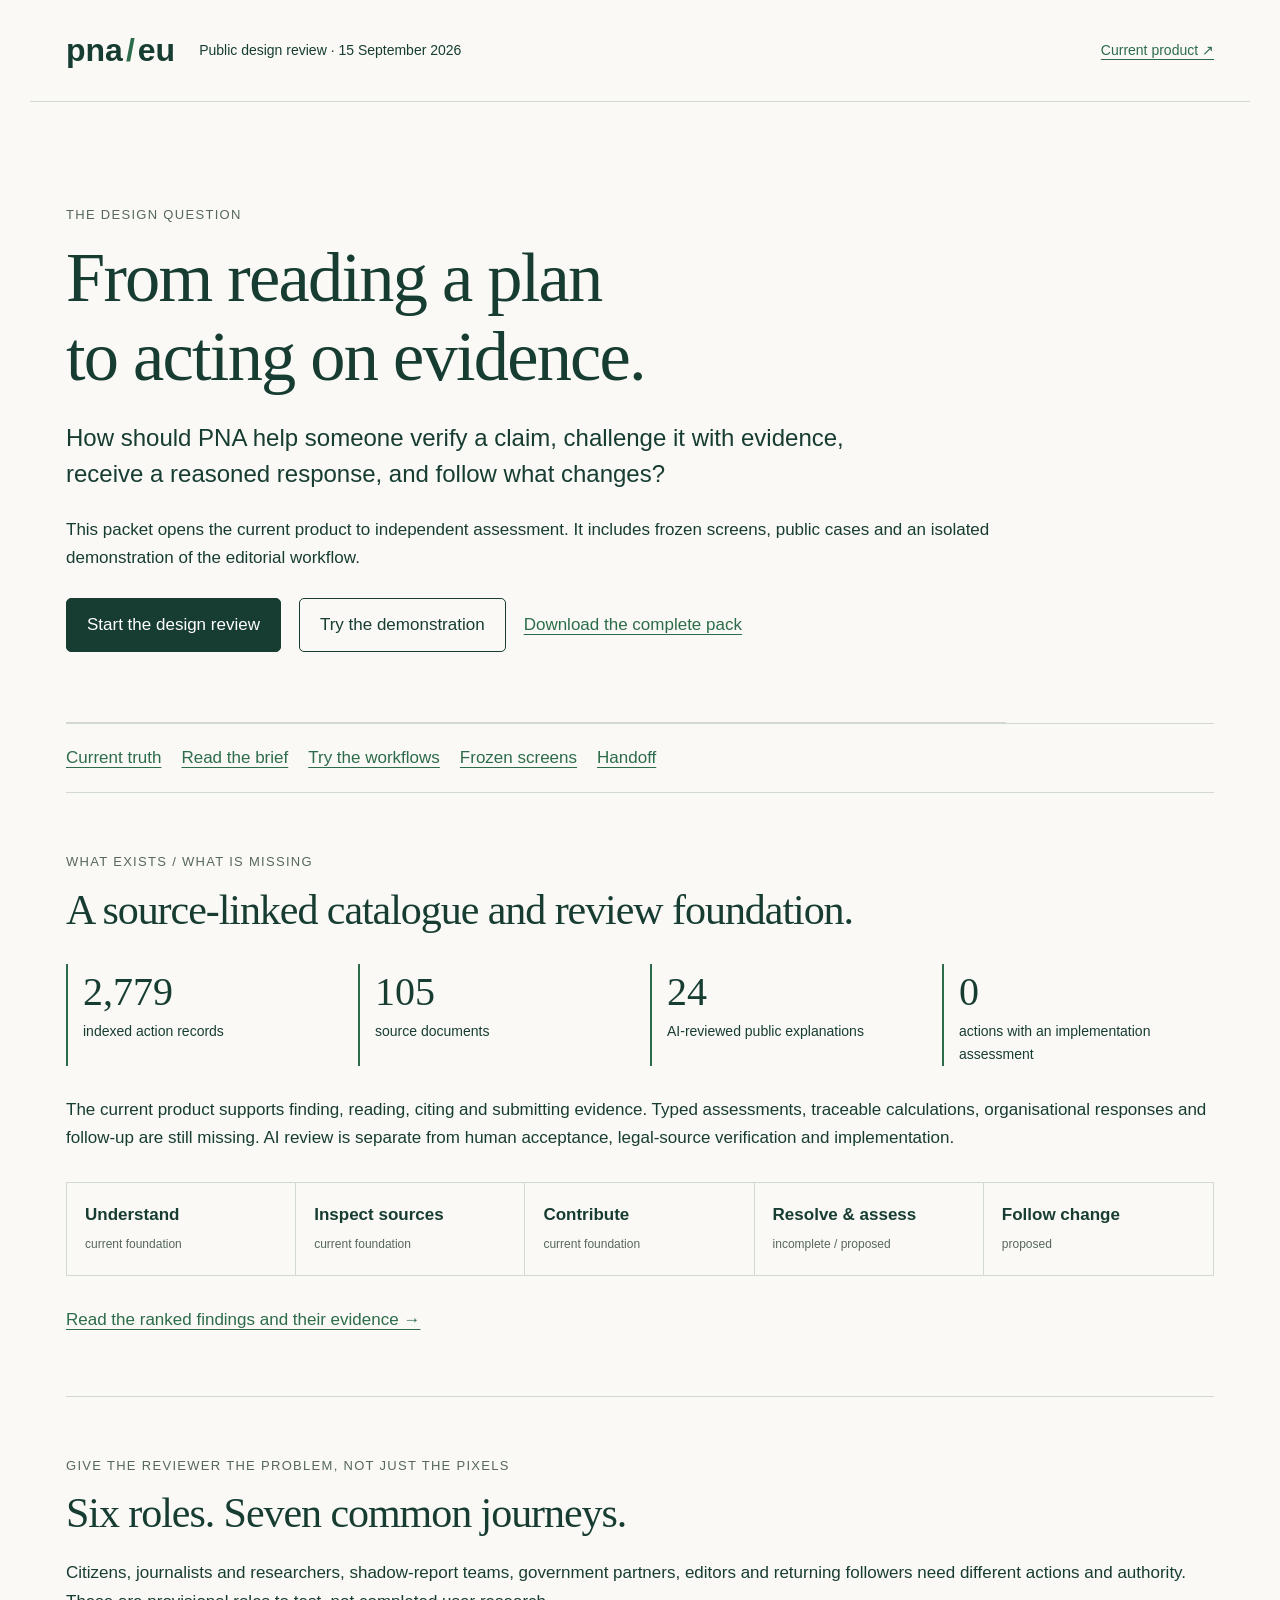
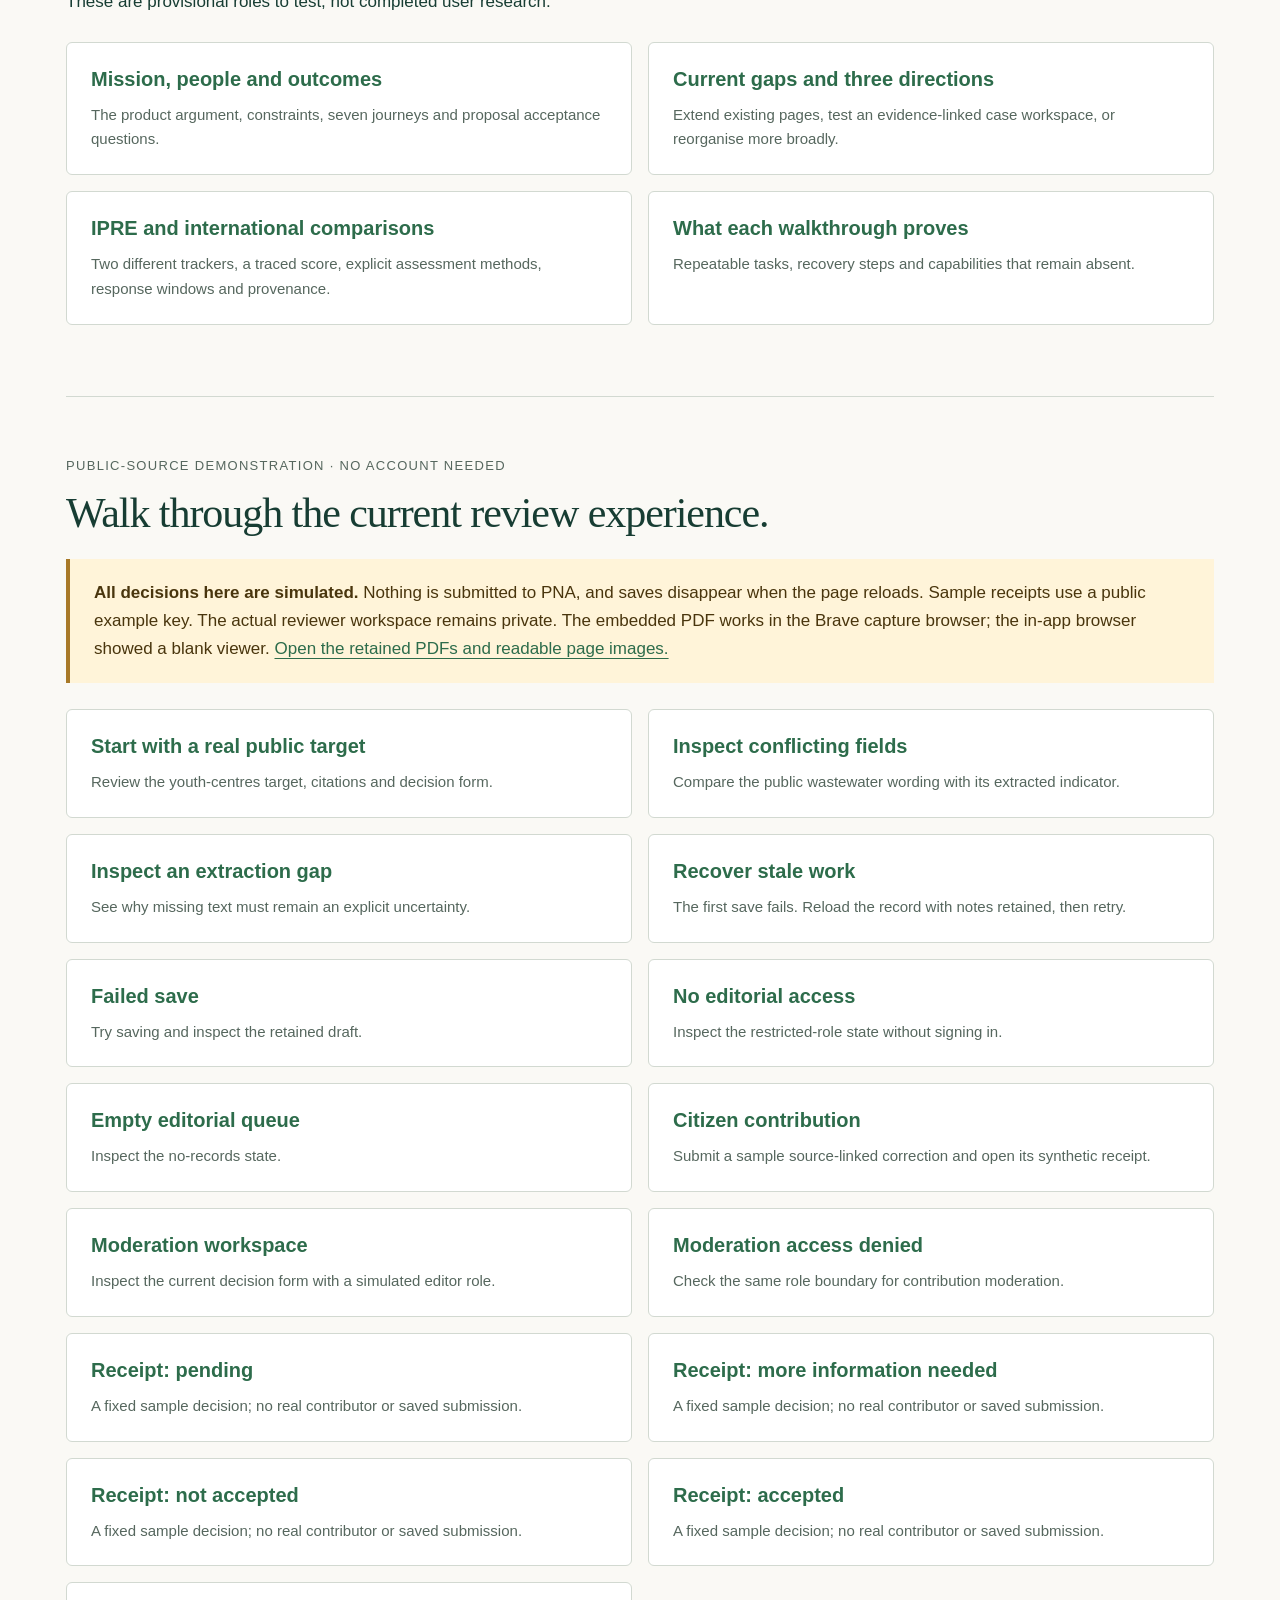
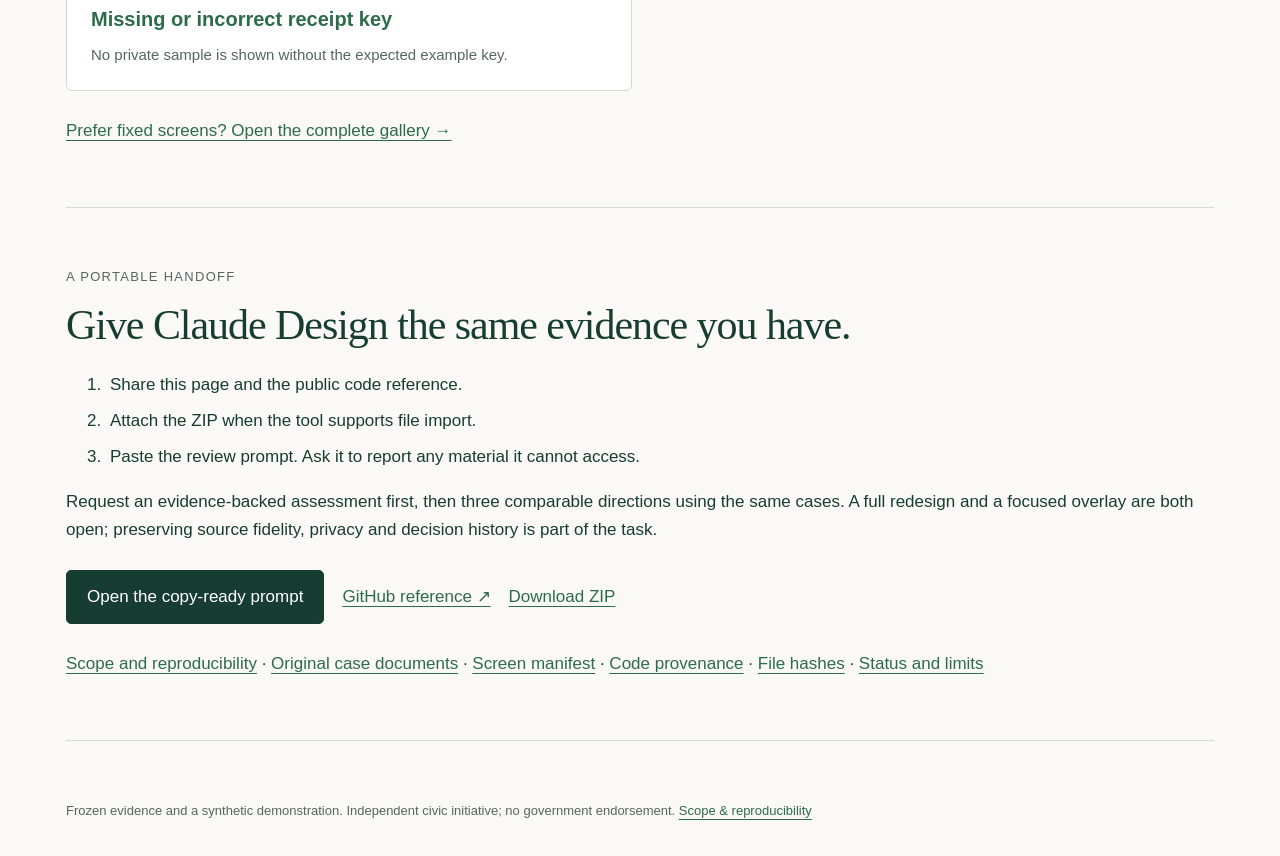
<file: index.html>
<!doctype html><html lang="en"><head><meta charset="utf-8"><meta name="viewport" content="width=device-width,initial-scale=1"><meta name="robots" content="noindex,nofollow"><title>Public review pack · PNA design review</title><link rel="stylesheet" href="pack.css"></head><body><a class="skip" href="#main">Skip to content</a><header><a class="brand" href="index.html">pna<span>/</span>eu</a><span>Public design review · 15 September 2026</span><a href="https://pna.md/">Current product ↗</a></header><main id="main"><section class="hero"><p class="eyebrow">The design question</p><h1>From reading a plan<br>to acting on evidence.</h1><p class="lead">How should PNA help someone verify a claim, challenge it with evidence, receive a reasoned response, and follow what changes?</p><p>This packet opens the current product to independent assessment. It includes frozen screens, public cases and an isolated demonstration of the editorial workflow.</p><div class="actions"><a class="button" href="CLAUDE-PROMPT.html">Start the design review</a><a class="button secondary" href="#demo">Try the demonstration</a><a href="pna-design-review-2026-09-15.zip">Download the complete pack</a></div></section>
<nav class="contents" aria-label="Packet sections"><a href="#truth">Current truth</a><a href="#brief">Read the brief</a><a href="#demo">Try the workflows</a><a href="screens.html">Frozen screens</a><a href="#handoff">Handoff</a></nav>
<section id="truth"><p class="eyebrow">What exists / what is missing</p><h2>A source-linked catalogue and review foundation.</h2><div class="facts"><div><b>2,779</b> indexed action records</div><div><b>105</b> source documents</div><div><b>24</b> AI-reviewed public explanations</div><div><b>0</b> actions with an implementation assessment</div></div><p>The current product supports finding, reading, citing and submitting evidence. Typed assessments, traceable calculations, organisational responses and follow-up are still missing. AI review is separate from human acceptance, legal-source verification and implementation.</p><div class="flow" aria-label="Intended user journey"><span>Understand<br><small>current foundation</small></span><span>Inspect sources<br><small>current foundation</small></span><span>Contribute<br><small>current foundation</small></span><span>Resolve &amp; assess<br><small>incomplete / proposed</small></span><span>Follow change<br><small>proposed</small></span></div><p><a href="DESIGN-REVIEW.html">Read the ranked findings and their evidence →</a></p></section>
<section id="brief"><p class="eyebrow">Give the reviewer the problem, not just the pixels</p><h2>Six roles. Seven common journeys.</h2><p>Citizens, journalists and researchers, shadow-report teams, government partners, editors and returning followers need different actions and authority. These are provisional roles to test, not completed user research.</p><div class="cards"><a class="card" href="REVIEW-BRIEF.html"><strong>Mission, people and outcomes</strong><p>The product argument, constraints, seven journeys and proposal acceptance questions.</p></a><a class="card" href="DESIGN-REVIEW.html"><strong>Current gaps and three directions</strong><p>Extend existing pages, test an evidence-linked case workspace, or reorganise more broadly.</p></a><a class="card" href="RESEARCH.html"><strong>IPRE and international comparisons</strong><p>Two different trackers, a traced score, explicit assessment methods, response windows and provenance.</p></a><a class="card" href="WORKFLOW-COVERAGE.html"><strong>What each walkthrough proves</strong><p>Repeatable tasks, recovery steps and capabilities that remain absent.</p></a></div></section>
<section id="demo"><p class="eyebrow">Public-source demonstration · no account needed</p><h2>Walk through the current review experience.</h2><p class="notice"><strong>All decisions here are simulated.</strong> Nothing is submitted to PNA, and saves disappear when the page reloads. Sample receipts use a public example key. The actual reviewer workspace remains private. The embedded PDF works in the Brave capture browser; the in-app browser showed a blank viewer. <a href="documents.html">Open the retained PDFs and readable page images.</a></p><div class="cards"><a class="card" href="demo/editorial.html#demo-26-b-22-2026-09-10"><strong>Start with a real public target</strong><p>Review the youth-centres target, citations and decision form.</p></a><a class="card" href="demo/editorial.html#demo-27-b-9-2026-09-10"><strong>Inspect conflicting fields</strong><p>Compare the public wastewater wording with its extracted indicator.</p></a><a class="card" href="demo/editorial.html#demo-20-b-20-2026-09-10"><strong>Inspect an extraction gap</strong><p>See why missing text must remain an explicit uncertainty.</p></a><a class="card" href="demo/editorial.html?state=stale#demo-26-b-22-2026-09-10"><strong>Recover stale work</strong><p>The first save fails. Reload the record with notes retained, then retry.</p></a><a class="card" href="demo/editorial.html?state=unavailable#demo-26-b-22-2026-09-10"><strong>Failed save</strong><p>Try saving and inspect the retained draft.</p></a><a class="card" href="demo/editorial.html?state=denied"><strong>No editorial access</strong><p>Inspect the restricted-role state without signing in.</p></a><a class="card" href="demo/editorial.html?state=empty"><strong>Empty editorial queue</strong><p>Inspect the no-records state.</p></a><a class="card" href="demo/action.html"><strong>Citizen contribution</strong><p>Submit a sample source-linked correction and open its synthetic receipt.</p></a><a class="card" href="demo/moderation.html"><strong>Moderation workspace</strong><p>Inspect the current decision form with a simulated editor role.</p></a><a class="card" href="demo/moderation.html?state=denied"><strong>Moderation access denied</strong><p>Check the same role boundary for contribution moderation.</p></a><a class="card" href="demo/receipt.html?state=pending#id=demo-contribution&amp;token=demo-key-public-example"><strong>Receipt: pending</strong><p>A fixed sample decision; no real contributor or saved submission.</p></a><a class="card" href="demo/receipt.html?state=needs-information#id=demo-contribution&amp;token=demo-key-public-example"><strong>Receipt: more information needed</strong><p>A fixed sample decision; no real contributor or saved submission.</p></a><a class="card" href="demo/receipt.html?state=rejected#id=demo-contribution&amp;token=demo-key-public-example"><strong>Receipt: not accepted</strong><p>A fixed sample decision; no real contributor or saved submission.</p></a><a class="card" href="demo/receipt.html?state=accepted#id=demo-contribution&amp;token=demo-key-public-example"><strong>Receipt: accepted</strong><p>A fixed sample decision; no real contributor or saved submission.</p></a><a class="card" href="demo/receipt.html?state=missing"><strong>Missing or incorrect receipt key</strong><p>No private sample is shown without the expected example key.</p></a></div><p><a href="screens.html">Prefer fixed screens? Open the complete gallery →</a></p></section>
<section id="handoff"><p class="eyebrow">A portable handoff</p><h2>Give Claude Design the same evidence you have.</h2><ol><li>Share this page and the public code reference.</li><li>Attach the ZIP when the tool supports file import.</li><li>Paste the review prompt. Ask it to report any material it cannot access.</li></ol><p>Request an evidence-backed assessment first, then three comparable directions using the same cases. A full redesign and a focused overlay are both open; preserving source fidelity, privacy and decision history is part of the task.</p><div class="actions"><a class="button" href="CLAUDE-PROMPT.html">Open the copy-ready prompt</a><a href="https://github.com/ibrinzila/pna-design-review">GitHub reference ↗</a><a href="pna-design-review-2026-09-15.zip">Download ZIP</a></div><p><a href="README.html">Scope and reproducibility</a> · <a href="documents.html">Original case documents</a> · <a href="screen-manifest.json">Screen manifest</a> · <a href="source-manifest.json">Code provenance</a> · <a href="checksums.json">File hashes</a> · <a href="STATUS.html">Status and limits</a></p></section></main><footer>Frozen evidence and a synthetic demonstration. Independent civic initiative; no government endorsement. <a href="README.html">Scope &amp; reproducibility</a></footer></body></html>
</file>
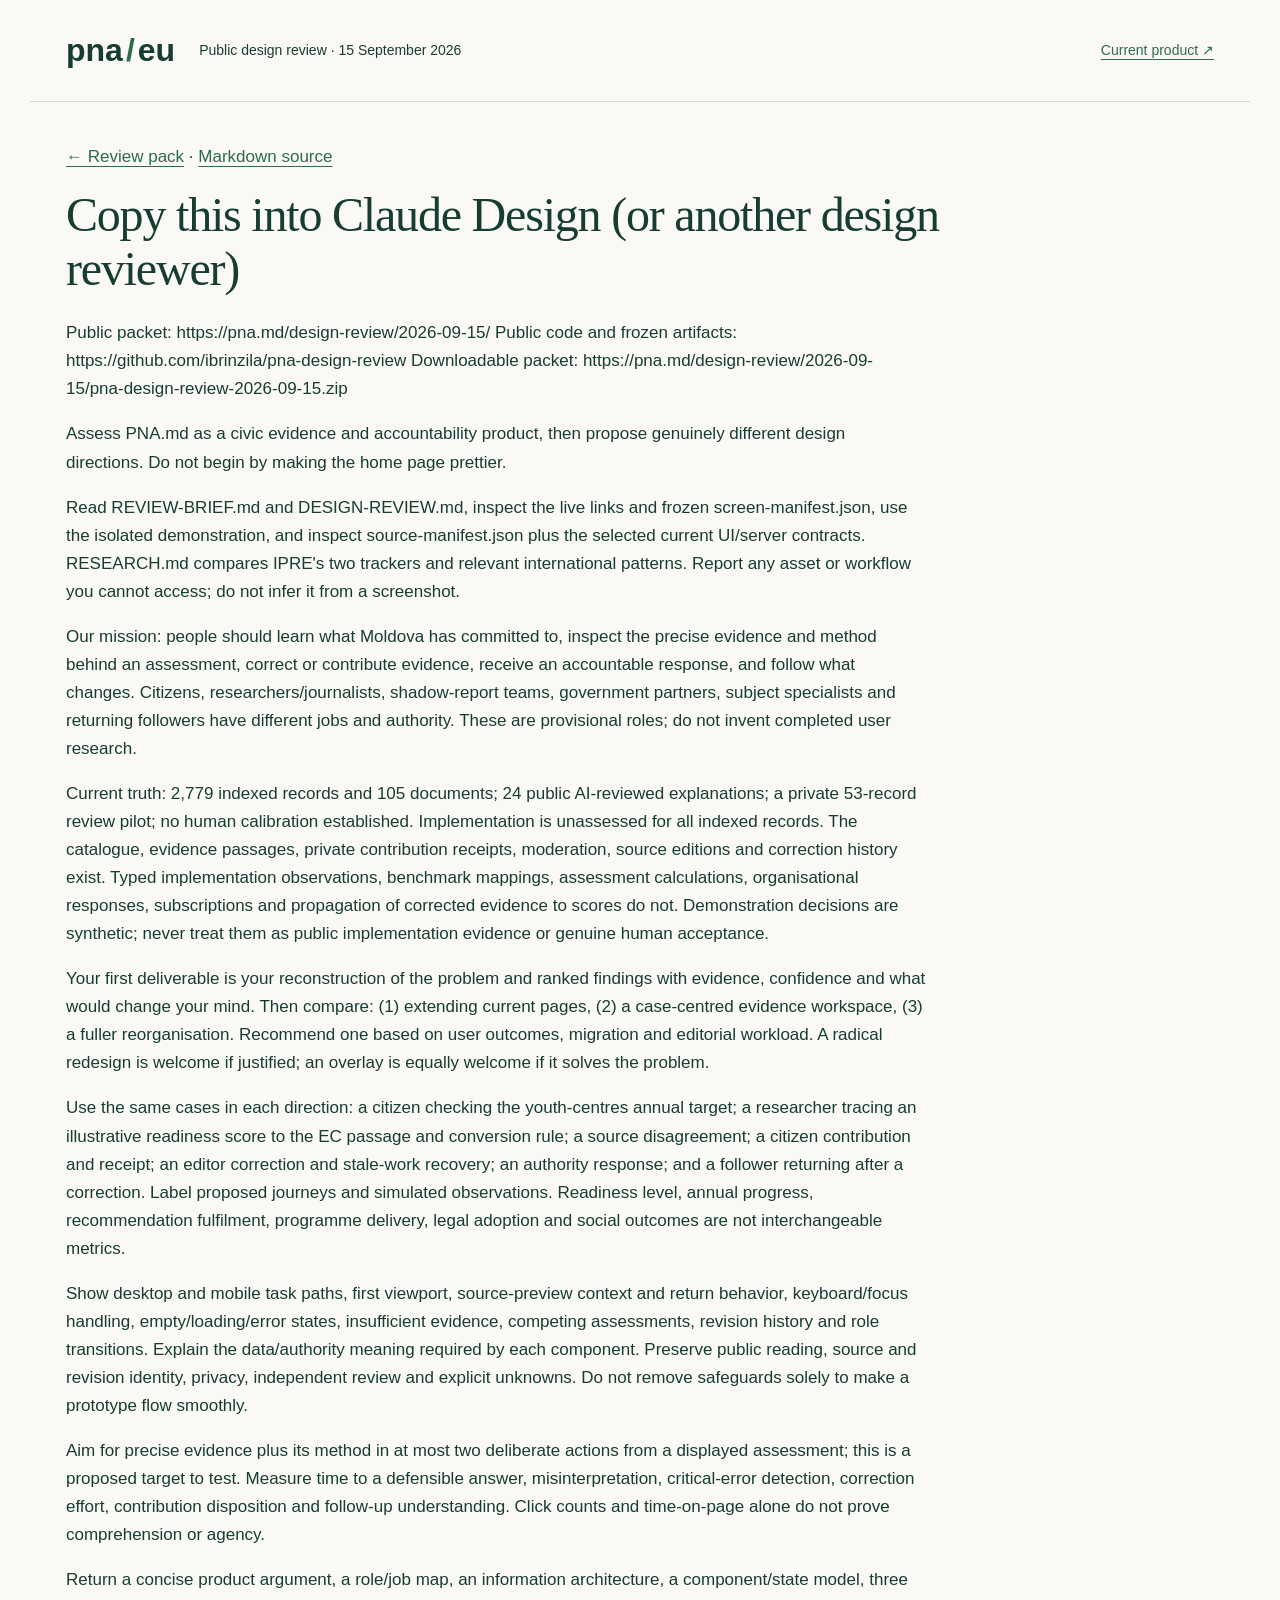
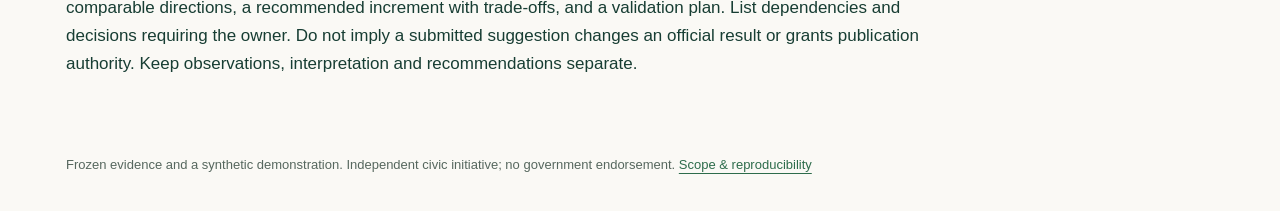
<file: CLAUDE-PROMPT.html>
<!doctype html><html lang="en"><head><meta charset="utf-8"><meta name="viewport" content="width=device-width,initial-scale=1"><meta name="robots" content="noindex,nofollow"><title>CLAUDE-PROMPT · PNA design review</title><link rel="stylesheet" href="pack.css"></head><body><a class="skip" href="#main">Skip to content</a><header><a class="brand" href="index.html">pna<span>/</span>eu</a><span>Public design review · 15 September 2026</span><a href="https://pna.md/">Current product ↗</a></header><main id="main"><p><a href="index.html">← Review pack</a> · <a href="CLAUDE-PROMPT.md">Markdown source</a></p><article><h1>Copy this into Claude Design (or another design reviewer)</h1>
<p>Public packet: https://pna.md/design-review/2026-09-15/ Public code and frozen artifacts: https://github.com/ibrinzila/pna-design-review Downloadable packet: https://pna.md/design-review/2026-09-15/pna-design-review-2026-09-15.zip</p>
<p>Assess PNA.md as a civic evidence and accountability product, then propose genuinely different design directions. Do not begin by making the home page prettier.</p>
<p>Read REVIEW-BRIEF.md and DESIGN-REVIEW.md, inspect the live links and frozen screen-manifest.json, use the isolated demonstration, and inspect source-manifest.json plus the selected current UI/server contracts. RESEARCH.md compares IPRE&#x27;s two trackers and relevant international patterns. Report any asset or workflow you cannot access; do not infer it from a screenshot.</p>
<p>Our mission: people should learn what Moldova has committed to, inspect the precise evidence and method behind an assessment, correct or contribute evidence, receive an accountable response, and follow what changes. Citizens, researchers/journalists, shadow-report teams, government partners, subject specialists and returning followers have different jobs and authority. These are provisional roles; do not invent completed user research.</p>
<p>Current truth: 2,779 indexed records and 105 documents; 24 public AI-reviewed explanations; a private 53-record review pilot; no human calibration established. Implementation is unassessed for all indexed records. The catalogue, evidence passages, private contribution receipts, moderation, source editions and correction history exist. Typed implementation observations, benchmark mappings, assessment calculations, organisational responses, subscriptions and propagation of corrected evidence to scores do not. Demonstration decisions are synthetic; never treat them as public implementation evidence or genuine human acceptance.</p>
<p>Your first deliverable is your reconstruction of the problem and ranked findings with evidence, confidence and what would change your mind. Then compare: (1) extending current pages, (2) a case-centred evidence workspace, (3) a fuller reorganisation. Recommend one based on user outcomes, migration and editorial workload. A radical redesign is welcome if justified; an overlay is equally welcome if it solves the problem.</p>
<p>Use the same cases in each direction: a citizen checking the youth-centres annual target; a researcher tracing an illustrative readiness score to the EC passage and conversion rule; a source disagreement; a citizen contribution and receipt; an editor correction and stale-work recovery; an authority response; and a follower returning after a correction. Label proposed journeys and simulated observations. Readiness level, annual progress, recommendation fulfilment, programme delivery, legal adoption and social outcomes are not interchangeable metrics.</p>
<p>Show desktop and mobile task paths, first viewport, source-preview context and return behavior, keyboard/focus handling, empty/loading/error states, insufficient evidence, competing assessments, revision history and role transitions. Explain the data/authority meaning required by each component. Preserve public reading, source and revision identity, privacy, independent review and explicit unknowns. Do not remove safeguards solely to make a prototype flow smoothly.</p>
<p>Aim for precise evidence plus its method in at most two deliberate actions from a displayed assessment; this is a proposed target to test. Measure time to a defensible answer, misinterpretation, critical-error detection, correction effort, contribution disposition and follow-up understanding. Click counts and time-on-page alone do not prove comprehension or agency.</p>
<p>Return a concise product argument, a role/job map, an information architecture, a component/state model, three comparable directions, a recommended increment with trade-offs, and a validation plan. List dependencies and decisions requiring the owner. Do not imply a submitted suggestion changes an official result or grants publication authority. Keep observations, interpretation and recommendations separate.</p></article></main><footer>Frozen evidence and a synthetic demonstration. Independent civic initiative; no government endorsement. <a href="README.html">Scope &amp; reproducibility</a></footer></body></html>
</file>
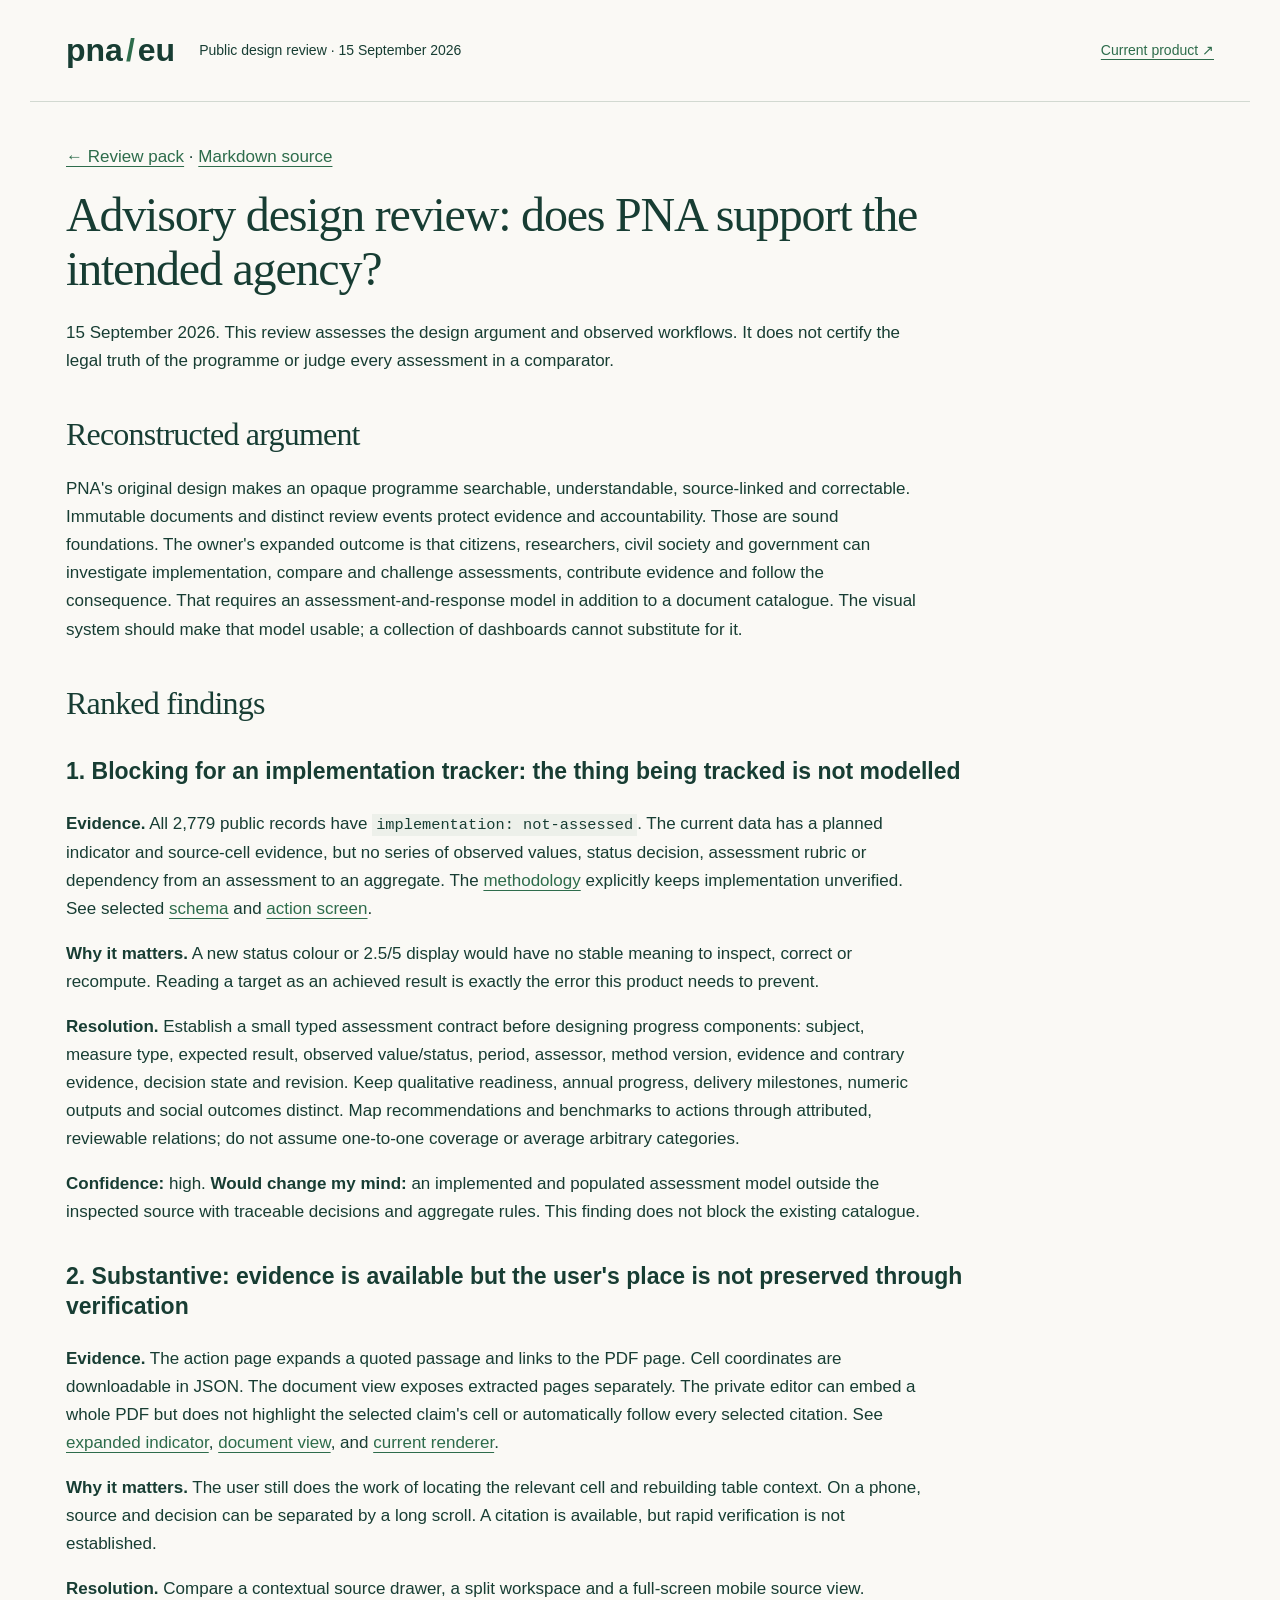
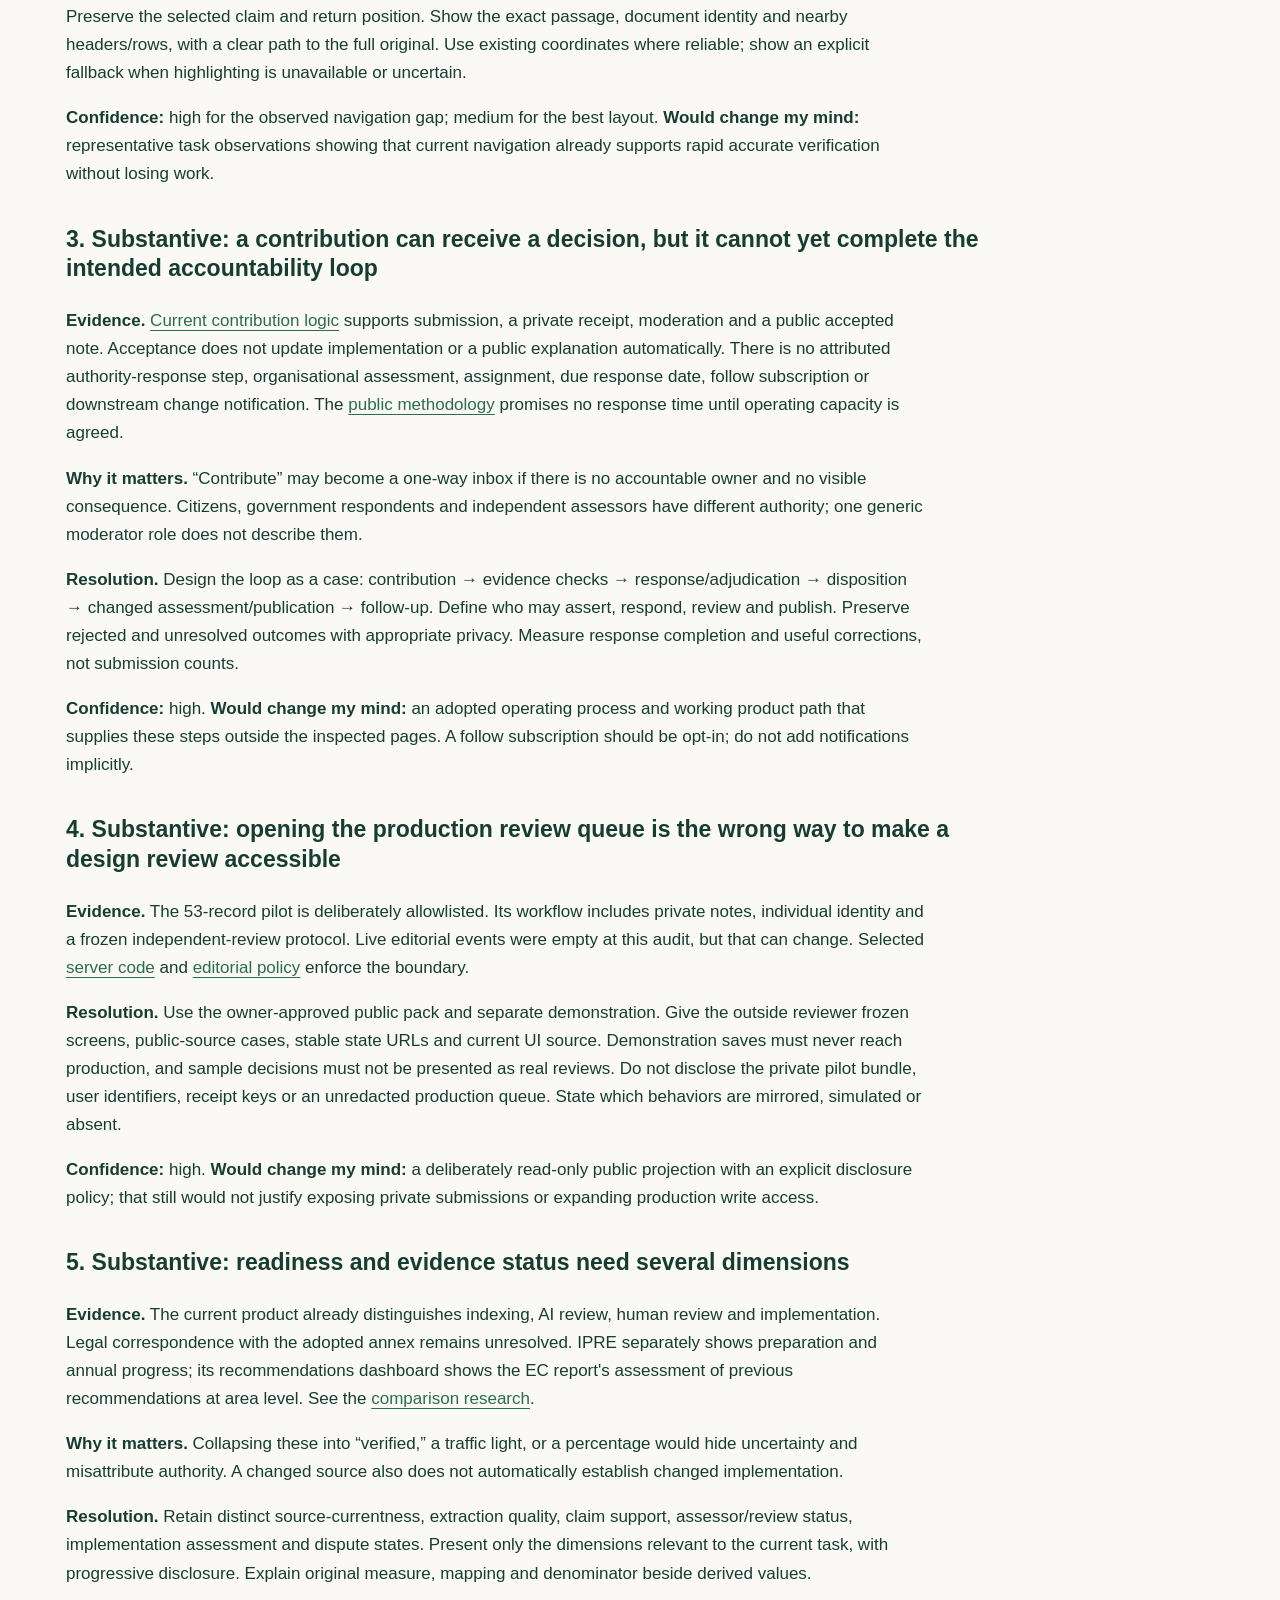
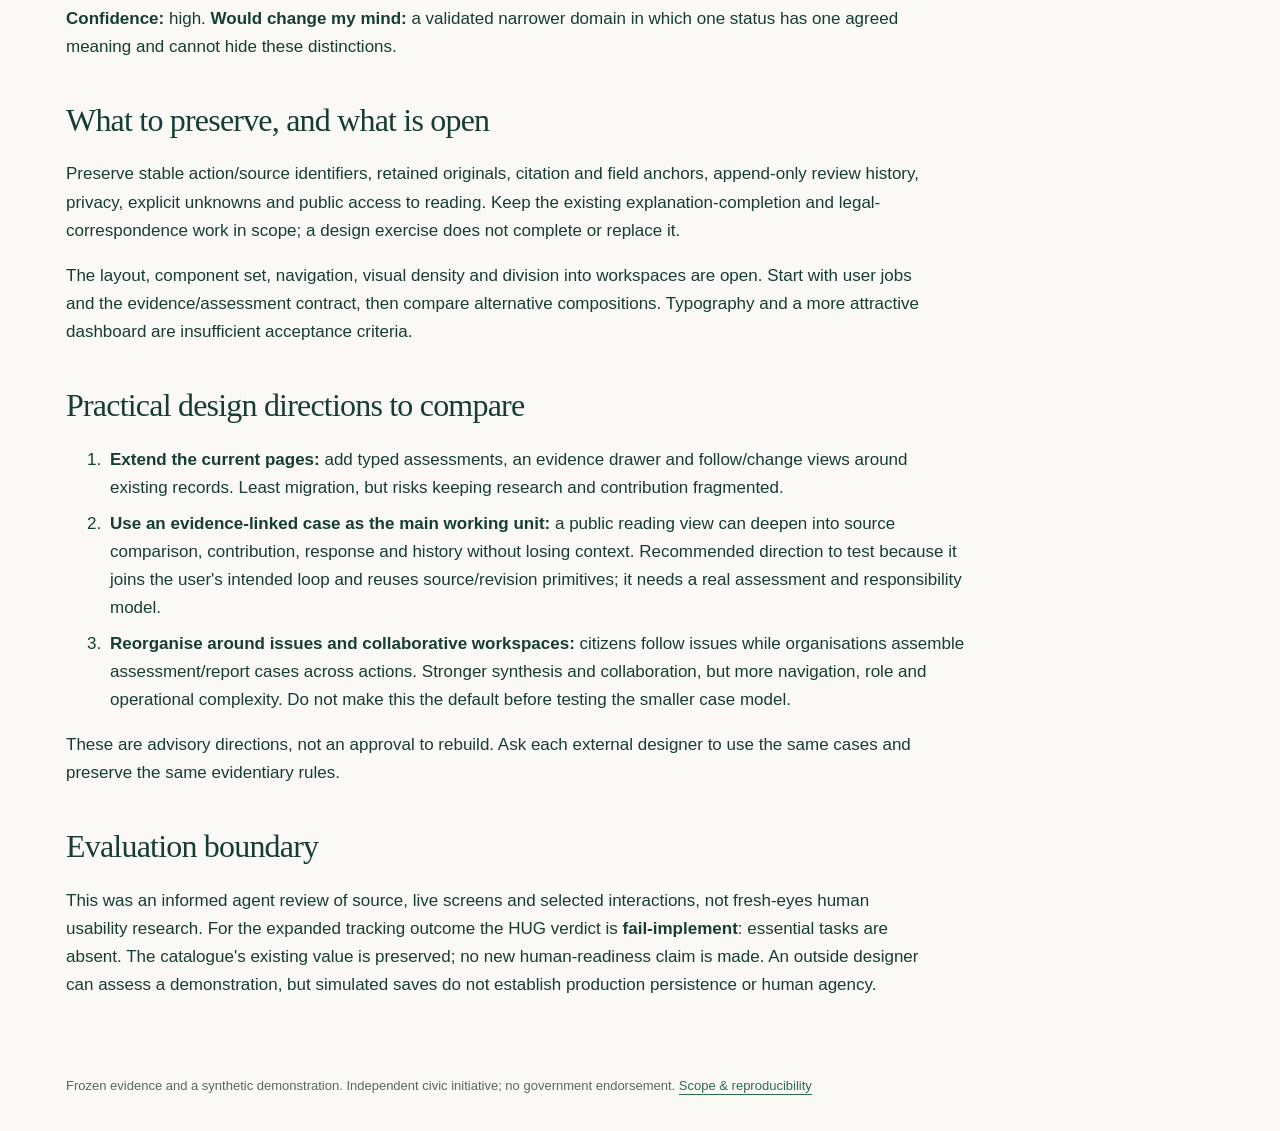
<file: DESIGN-REVIEW.html>
<!doctype html><html lang="en"><head><meta charset="utf-8"><meta name="viewport" content="width=device-width,initial-scale=1"><meta name="robots" content="noindex,nofollow"><title>DESIGN-REVIEW · PNA design review</title><link rel="stylesheet" href="pack.css"></head><body><a class="skip" href="#main">Skip to content</a><header><a class="brand" href="index.html">pna<span>/</span>eu</a><span>Public design review · 15 September 2026</span><a href="https://pna.md/">Current product ↗</a></header><main id="main"><p><a href="index.html">← Review pack</a> · <a href="DESIGN-REVIEW.md">Markdown source</a></p><article><h1>Advisory design review: does PNA support the intended agency?</h1>
<p>15 September 2026. This review assesses the design argument and observed workflows. It does not certify the legal truth of the programme or judge every assessment in a comparator.</p>
<h2>Reconstructed argument</h2>
<p>PNA&#x27;s original design makes an opaque programme searchable, understandable, source-linked and correctable. Immutable documents and distinct review events protect evidence and accountability. Those are sound foundations. The owner&#x27;s expanded outcome is that citizens, researchers, civil society and government can investigate implementation, compare and challenge assessments, contribute evidence and follow the consequence. That requires an assessment-and-response model in addition to a document catalogue. The visual system should make that model usable; a collection of dashboards cannot substitute for it.</p>
<h2>Ranked findings</h2>
<h3>1. Blocking for an implementation tracker: the thing being tracked is not modelled</h3>
<p><strong>Evidence.</strong> All 2,779 public records have <code>implementation: not-assessed</code>. The current data has a planned indicator and source-cell evidence, but no series of observed values, status decision, assessment rubric or dependency from an assessment to an aggregate. The <a href="https://pna.md/despre/">methodology</a> explicitly keeps implementation unverified. See selected <a href="source/db/schema.ts">schema</a> and <a href="screens/02-action-desktop.png">action screen</a>.</p>
<p><strong>Why it matters.</strong> A new status colour or 2.5/5 display would have no stable meaning to inspect, correct or recompute. Reading a target as an achieved result is exactly the error this product needs to prevent.</p>
<p><strong>Resolution.</strong> Establish a small typed assessment contract before designing progress components: subject, measure type, expected result, observed value/status, period, assessor, method version, evidence and contrary evidence, decision state and revision. Keep qualitative readiness, annual progress, delivery milestones, numeric outputs and social outcomes distinct. Map recommendations and benchmarks to actions through attributed, reviewable relations; do not assume one-to-one coverage or average arbitrary categories.</p>
<p><strong>Confidence:</strong> high. <strong>Would change my mind:</strong> an implemented and populated assessment model outside the inspected source with traceable decisions and aggregate rules. This finding does not block the existing catalogue.</p>
<h3>2. Substantive: evidence is available but the user&#x27;s place is not preserved through verification</h3>
<p><strong>Evidence.</strong> The action page expands a quoted passage and links to the PDF page. Cell coordinates are downloadable in JSON. The document view exposes extracted pages separately. The private editor can embed a whole PDF but does not highlight the selected claim&#x27;s cell or automatically follow every selected citation. See <a href="screens/03-indicator-evidence-desktop.png">expanded indicator</a>, <a href="screens/10-document.png">document view</a>, and <a href="source/assets/editorial.js">current renderer</a>.</p>
<p><strong>Why it matters.</strong> The user still does the work of locating the relevant cell and rebuilding table context. On a phone, source and decision can be separated by a long scroll. A citation is available, but rapid verification is not established.</p>
<p><strong>Resolution.</strong> Compare a contextual source drawer, a split workspace and a full-screen mobile source view. Preserve the selected claim and return position. Show the exact passage, document identity and nearby headers/rows, with a clear path to the full original. Use existing coordinates where reliable; show an explicit fallback when highlighting is unavailable or uncertain.</p>
<p><strong>Confidence:</strong> high for the observed navigation gap; medium for the best layout. <strong>Would change my mind:</strong> representative task observations showing that current navigation already supports rapid accurate verification without losing work.</p>
<h3>3. Substantive: a contribution can receive a decision, but it cannot yet complete the intended accountability loop</h3>
<p><strong>Evidence.</strong> <a href="source/assets/app.js">Current contribution logic</a> supports submission, a private receipt, moderation and a public accepted note. Acceptance does not update implementation or a public explanation automatically. There is no attributed authority-response step, organisational assessment, assignment, due response date, follow subscription or downstream change notification. The <a href="https://pna.md/despre/">public methodology</a> promises no response time until operating capacity is agreed.</p>
<p><strong>Why it matters.</strong> “Contribute” may become a one-way inbox if there is no accountable owner and no visible consequence. Citizens, government respondents and independent assessors have different authority; one generic moderator role does not describe them.</p>
<p><strong>Resolution.</strong> Design the loop as a case: contribution → evidence checks → response/adjudication → disposition → changed assessment/publication → follow-up. Define who may assert, respond, review and publish. Preserve rejected and unresolved outcomes with appropriate privacy. Measure response completion and useful corrections, not submission counts.</p>
<p><strong>Confidence:</strong> high. <strong>Would change my mind:</strong> an adopted operating process and working product path that supplies these steps outside the inspected pages. A follow subscription should be opt-in; do not add notifications implicitly.</p>
<h3>4. Substantive: opening the production review queue is the wrong way to make a design review accessible</h3>
<p><strong>Evidence.</strong> The 53-record pilot is deliberately allowlisted. Its workflow includes private notes, individual identity and a frozen independent-review protocol. Live editorial events were empty at this audit, but that can change. Selected <a href="source/server/index.js">server code</a> and <a href="source/server/editorial-policy.js">editorial policy</a> enforce the boundary.</p>
<p><strong>Resolution.</strong> Use the owner-approved public pack and separate demonstration. Give the outside reviewer frozen screens, public-source cases, stable state URLs and current UI source. Demonstration saves must never reach production, and sample decisions must not be presented as real reviews. Do not disclose the private pilot bundle, user identifiers, receipt keys or an unredacted production queue. State which behaviors are mirrored, simulated or absent.</p>
<p><strong>Confidence:</strong> high. <strong>Would change my mind:</strong> a deliberately read-only public projection with an explicit disclosure policy; that still would not justify exposing private submissions or expanding production write access.</p>
<h3>5. Substantive: readiness and evidence status need several dimensions</h3>
<p><strong>Evidence.</strong> The current product already distinguishes indexing, AI review, human review and implementation. Legal correspondence with the adopted annex remains unresolved. IPRE separately shows preparation and annual progress; its recommendations dashboard shows the EC report&#x27;s assessment of previous recommendations at area level. See the <a href="RESEARCH.html">comparison research</a>.</p>
<p><strong>Why it matters.</strong> Collapsing these into “verified,” a traffic light, or a percentage would hide uncertainty and misattribute authority. A changed source also does not automatically establish changed implementation.</p>
<p><strong>Resolution.</strong> Retain distinct source-currentness, extraction quality, claim support, assessor/review status, implementation assessment and dispute states. Present only the dimensions relevant to the current task, with progressive disclosure. Explain original measure, mapping and denominator beside derived values.</p>
<p><strong>Confidence:</strong> high. <strong>Would change my mind:</strong> a validated narrower domain in which one status has one agreed meaning and cannot hide these distinctions.</p>
<h2>What to preserve, and what is open</h2>
<p>Preserve stable action/source identifiers, retained originals, citation and field anchors, append-only review history, privacy, explicit unknowns and public access to reading. Keep the existing explanation-completion and legal-correspondence work in scope; a design exercise does not complete or replace it.</p>
<p>The layout, component set, navigation, visual density and division into workspaces are open. Start with user jobs and the evidence/assessment contract, then compare alternative compositions. Typography and a more attractive dashboard are insufficient acceptance criteria.</p>
<h2>Practical design directions to compare</h2>
<ol>
<li><strong>Extend the current pages:</strong> add typed assessments, an evidence drawer and follow/change views around existing records. Least migration, but risks keeping research and contribution fragmented.</li>
<li><strong>Use an evidence-linked case as the main working unit:</strong> a public reading view can deepen into source comparison, contribution, response and history without losing context. Recommended direction to test because it joins the user&#x27;s intended loop and reuses source/revision primitives; it needs a real assessment and responsibility model.</li>
<li><strong>Reorganise around issues and collaborative workspaces:</strong> citizens follow issues while organisations assemble assessment/report cases across actions. Stronger synthesis and collaboration, but more navigation, role and operational complexity. Do not make this the default before testing the smaller case model.</li>
</ol>
<p>These are advisory directions, not an approval to rebuild. Ask each external designer to use the same cases and preserve the same evidentiary rules.</p>
<h2>Evaluation boundary</h2>
<p>This was an informed agent review of source, live screens and selected interactions, not fresh-eyes human usability research. For the expanded tracking outcome the HUG verdict is <strong>fail-implement</strong>: essential tasks are absent. The catalogue&#x27;s existing value is preserved; no new human-readiness claim is made. An outside designer can assess a demonstration, but simulated saves do not establish production persistence or human agency.</p></article></main><footer>Frozen evidence and a synthetic demonstration. Independent civic initiative; no government endorsement. <a href="README.html">Scope &amp; reproducibility</a></footer></body></html>
</file>
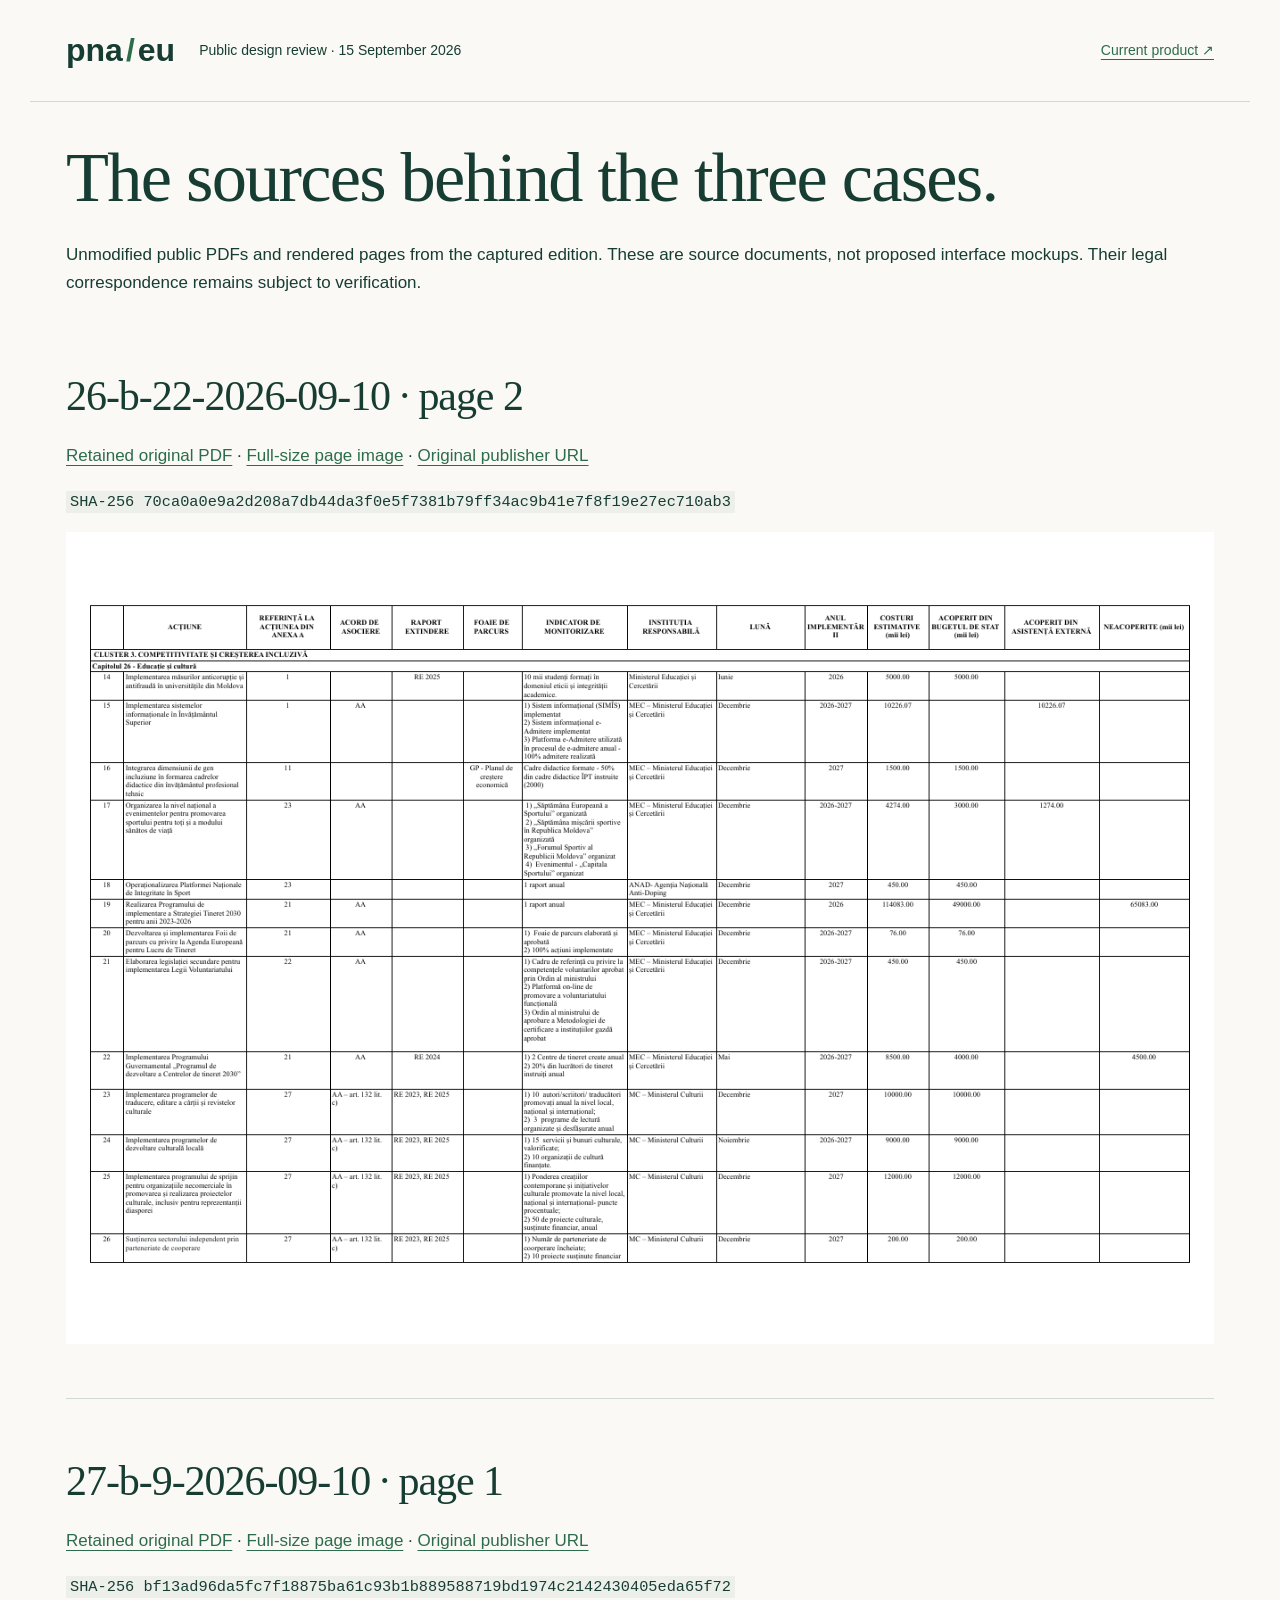
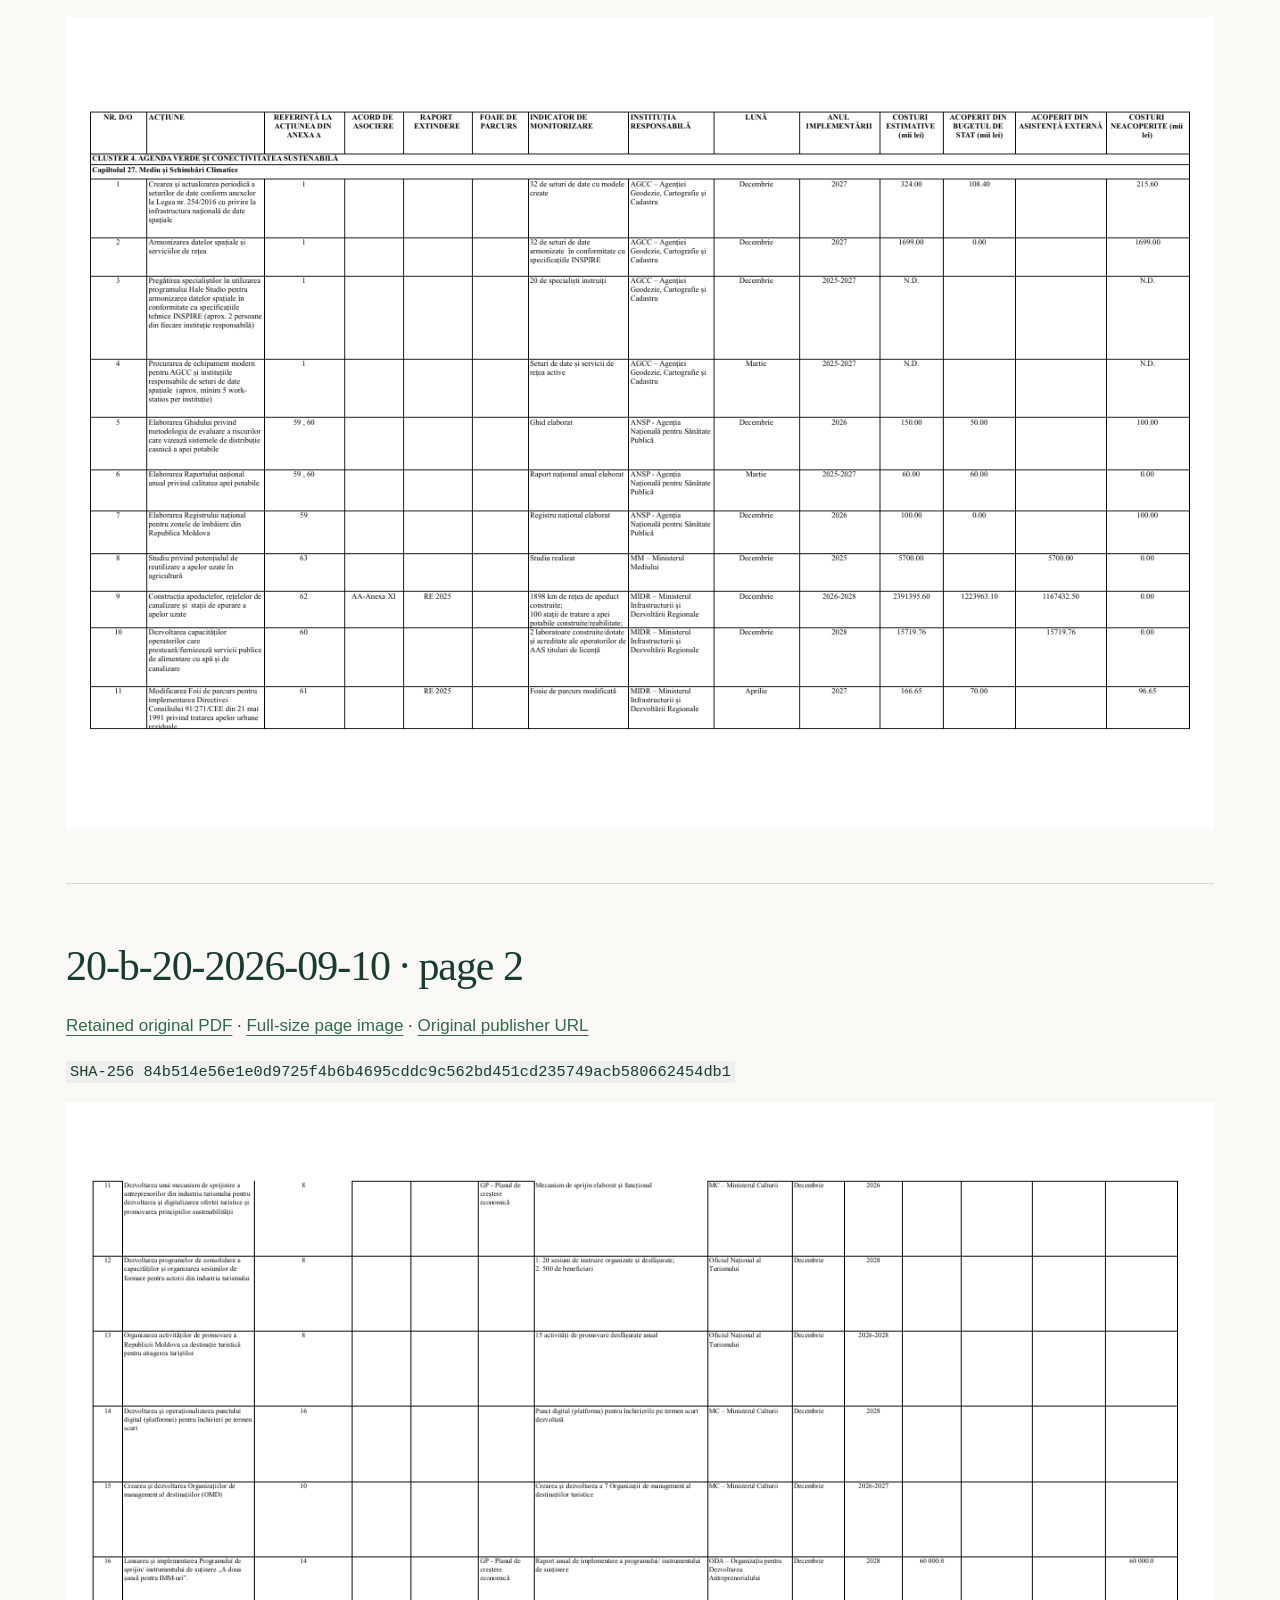
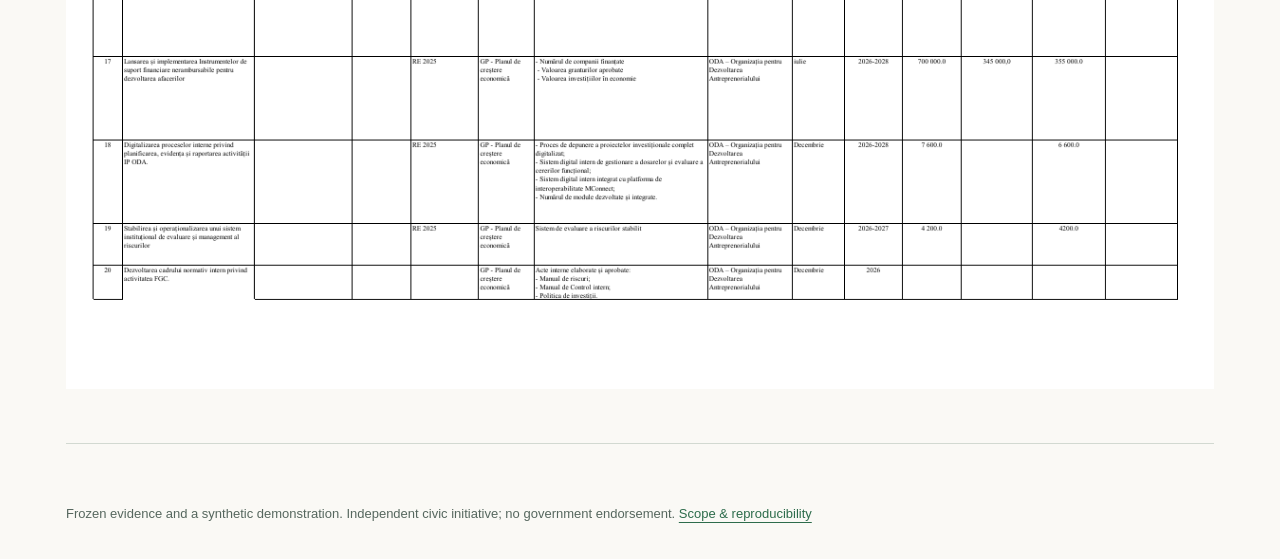
<file: documents.html>
<!doctype html><html lang="en"><head><meta charset="utf-8"><meta name="viewport" content="width=device-width,initial-scale=1"><meta name="robots" content="noindex,nofollow"><title>Original demonstration documents · PNA design review</title><link rel="stylesheet" href="pack.css"></head><body><a class="skip" href="#main">Skip to content</a><header><a class="brand" href="index.html">pna<span>/</span>eu</a><span>Public design review · 15 September 2026</span><a href="https://pna.md/">Current product ↗</a></header><main id="main"><h1>The sources behind the three cases.</h1><p>Unmodified public PDFs and rendered pages from the captured edition. These are source documents, not proposed interface mockups. Their legal correspondence remains subject to verification.</p><section><h2>26-b-22-2026-09-10 · page 2</h2><p><a href="documents/26-b-2026-09-10.pdf">Retained original PDF</a> · <a href="documents/26-b-22-2026-09-10-page.png">Full-size page image</a> · <a href="https://old.gov.md/sites/default/files/anexa_b_cap.26_educatie_si_cultura_2.pdf">Original publisher URL</a></p><p><code>SHA-256 70ca0a0e9a2d208a7db44da3f0e5f7381b79ff34ac9b41e7f8f19e27ec710ab3</code></p><img style="width:100%;height:auto" src="documents/26-b-22-2026-09-10-page.png" alt="Original table page for 26-b-22-2026-09-10"></section><section><h2>27-b-9-2026-09-10 · page 1</h2><p><a href="documents/27-b-2026-09-10.pdf">Retained original PDF</a> · <a href="documents/27-b-9-2026-09-10-page.png">Full-size page image</a> · <a href="https://old.gov.md/sites/default/files/anexa_b_cap._27.pdf">Original publisher URL</a></p><p><code>SHA-256 bf13ad96da5fc7f18875ba61c93b1b889588719bd1974c2142430405eda65f72</code></p><img style="width:100%;height:auto" src="documents/27-b-9-2026-09-10-page.png" alt="Original table page for 27-b-9-2026-09-10"></section><section><h2>20-b-20-2026-09-10 · page 2</h2><p><a href="documents/20-b-2026-09-10.pdf">Retained original PDF</a> · <a href="documents/20-b-20-2026-09-10-page.png">Full-size page image</a> · <a href="https://old.gov.md/sites/default/files/anexa_b_cap.20_politica_industriala_si_antreprenoriala_1.pdf">Original publisher URL</a></p><p><code>SHA-256 84b514e56e1e0d9725f4b6b4695cddc9c562bd451cd235749acb580662454db1</code></p><img style="width:100%;height:auto" src="documents/20-b-20-2026-09-10-page.png" alt="Original table page for 20-b-20-2026-09-10"></section></main><footer>Frozen evidence and a synthetic demonstration. Independent civic initiative; no government endorsement. <a href="README.html">Scope &amp; reproducibility</a></footer></body></html>
</file>
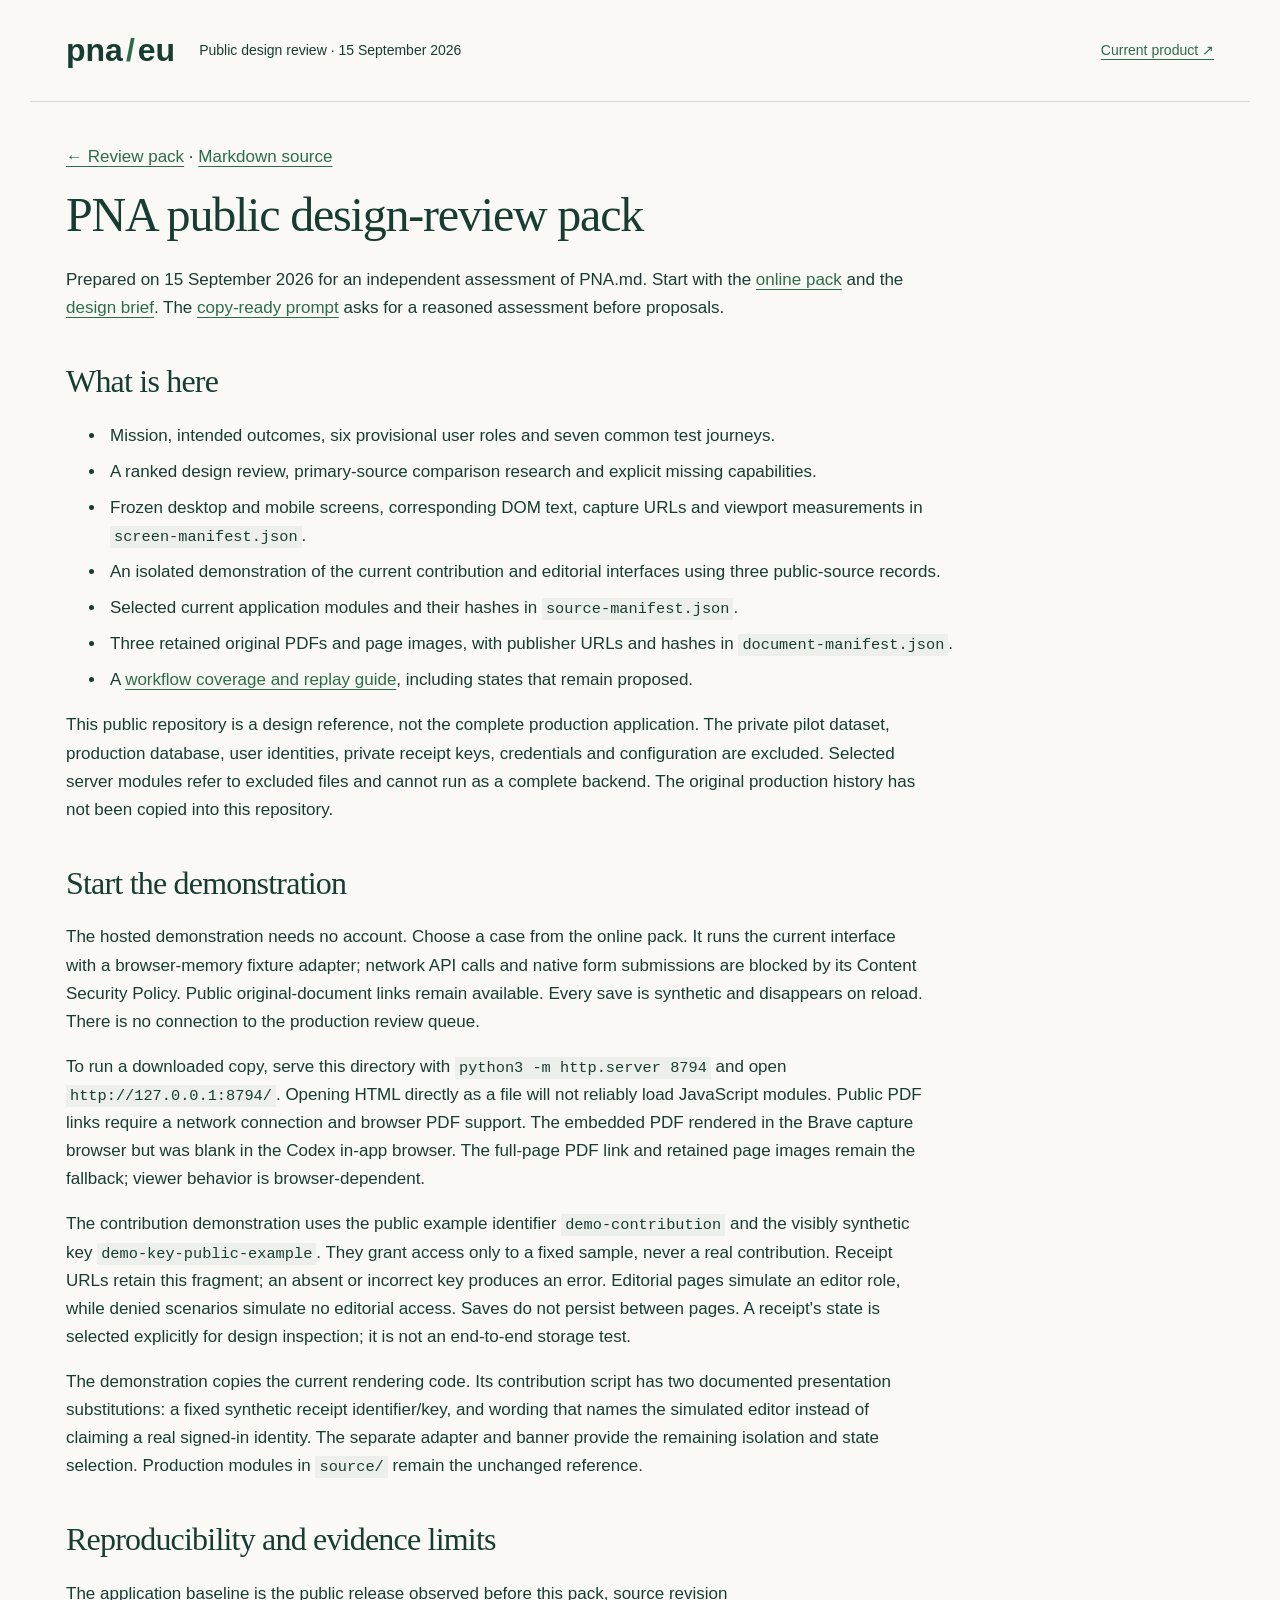
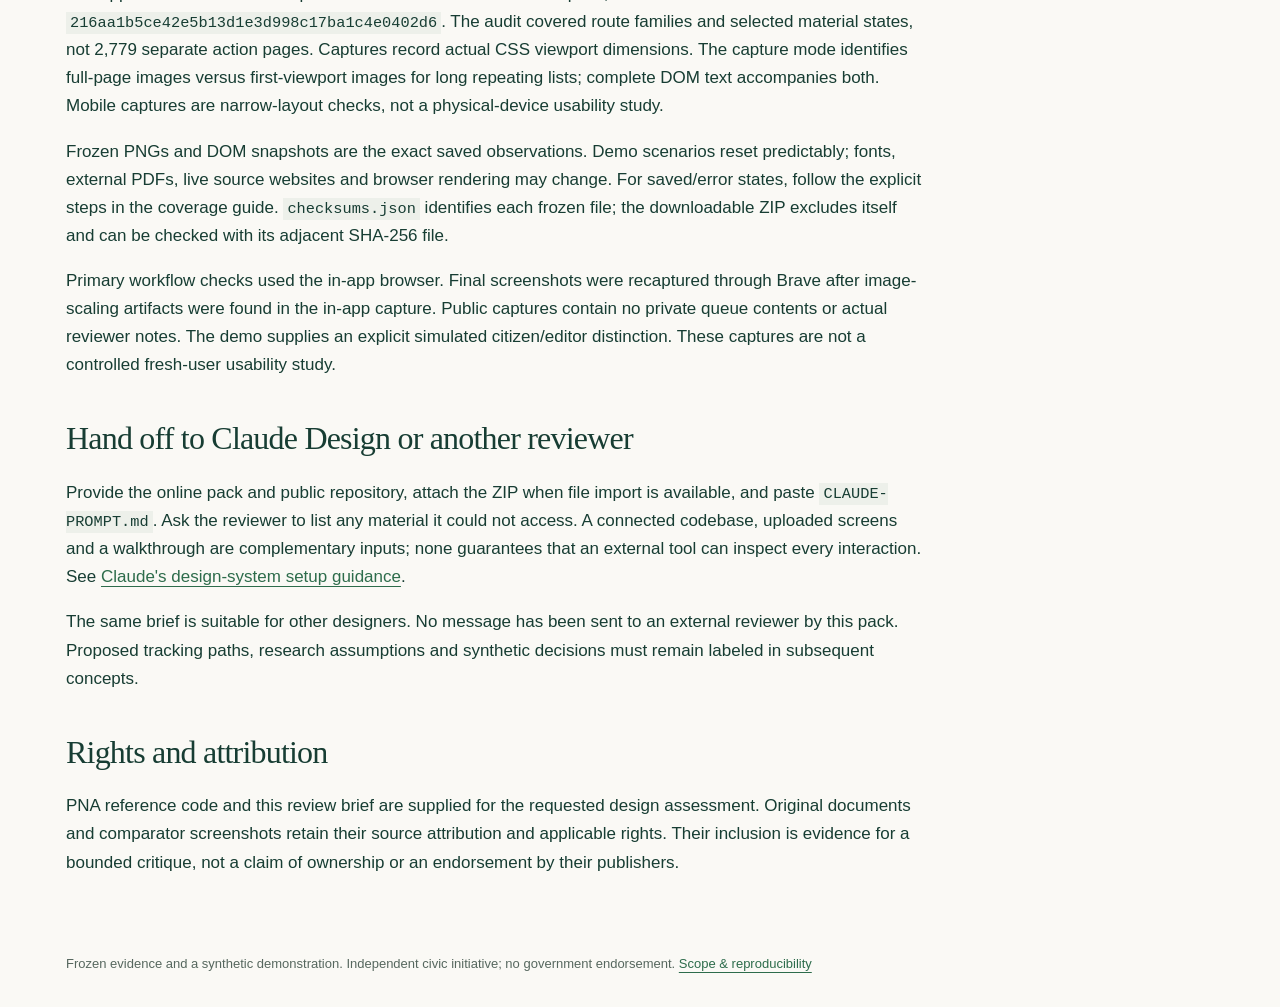
<file: README.html>
<!doctype html><html lang="en"><head><meta charset="utf-8"><meta name="viewport" content="width=device-width,initial-scale=1"><meta name="robots" content="noindex,nofollow"><title>README · PNA design review</title><link rel="stylesheet" href="pack.css"></head><body><a class="skip" href="#main">Skip to content</a><header><a class="brand" href="index.html">pna<span>/</span>eu</a><span>Public design review · 15 September 2026</span><a href="https://pna.md/">Current product ↗</a></header><main id="main"><p><a href="index.html">← Review pack</a> · <a href="README.md">Markdown source</a></p><article><h1>PNA public design-review pack</h1>
<p>Prepared on 15 September 2026 for an independent assessment of PNA.md. Start with the <a href="https://pna.md/design-review/2026-09-15/">online pack</a> and the <a href="REVIEW-BRIEF.html">design brief</a>. The <a href="CLAUDE-PROMPT.html">copy-ready prompt</a> asks for a reasoned assessment before proposals.</p>
<h2>What is here</h2>
<ul>
<li>Mission, intended outcomes, six provisional user roles and seven common test journeys.</li>
<li>A ranked design review, primary-source comparison research and explicit missing capabilities.</li>
<li>Frozen desktop and mobile screens, corresponding DOM text, capture URLs and viewport measurements in <code>screen-manifest.json</code>.</li>
<li>An isolated demonstration of the current contribution and editorial interfaces using three public-source records.</li>
<li>Selected current application modules and their hashes in <code>source-manifest.json</code>.</li>
<li>Three retained original PDFs and page images, with publisher URLs and hashes in <code>document-manifest.json</code>.</li>
<li>A <a href="WORKFLOW-COVERAGE.html">workflow coverage and replay guide</a>, including states that remain proposed.</li>
</ul>
<p>This public repository is a design reference, not the complete production application. The private pilot dataset, production database, user identities, private receipt keys, credentials and configuration are excluded. Selected server modules refer to excluded files and cannot run as a complete backend. The original production history has not been copied into this repository.</p>
<h2>Start the demonstration</h2>
<p>The hosted demonstration needs no account. Choose a case from the online pack. It runs the current interface with a browser-memory fixture adapter; network API calls and native form submissions are blocked by its Content Security Policy. Public original-document links remain available. Every save is synthetic and disappears on reload. There is no connection to the production review queue.</p>
<p>To run a downloaded copy, serve this directory with <code>python3 -m http.server 8794</code> and open <code>http://127.0.0.1:8794/</code>. Opening HTML directly as a file will not reliably load JavaScript modules. Public PDF links require a network connection and browser PDF support. The embedded PDF rendered in the Brave capture browser but was blank in the Codex in-app browser. The full-page PDF link and retained page images remain the fallback; viewer behavior is browser-dependent.</p>
<p>The contribution demonstration uses the public example identifier <code>demo-contribution</code> and the visibly synthetic key <code>demo-key-public-example</code>. They grant access only to a fixed sample, never a real contribution. Receipt URLs retain this fragment; an absent or incorrect key produces an error. Editorial pages simulate an editor role, while denied scenarios simulate no editorial access. Saves do not persist between pages. A receipt&#x27;s state is selected explicitly for design inspection; it is not an end-to-end storage test.</p>
<p>The demonstration copies the current rendering code. Its contribution script has two documented presentation substitutions: a fixed synthetic receipt identifier/key, and wording that names the simulated editor instead of claiming a real signed-in identity. The separate adapter and banner provide the remaining isolation and state selection. Production modules in <code>source/</code> remain the unchanged reference.</p>
<h2>Reproducibility and evidence limits</h2>
<p>The application baseline is the public release observed before this pack, source revision <code>216aa1b5ce42e5b13d1e3d998c17ba1c4e0402d6</code>. The audit covered route families and selected material states, not 2,779 separate action pages. Captures record actual CSS viewport dimensions. The capture mode identifies full-page images versus first-viewport images for long repeating lists; complete DOM text accompanies both. Mobile captures are narrow-layout checks, not a physical-device usability study.</p>
<p>Frozen PNGs and DOM snapshots are the exact saved observations. Demo scenarios reset predictably; fonts, external PDFs, live source websites and browser rendering may change. For saved/error states, follow the explicit steps in the coverage guide. <code>checksums.json</code> identifies each frozen file; the downloadable ZIP excludes itself and can be checked with its adjacent SHA-256 file.</p>
<p>Primary workflow checks used the in-app browser. Final screenshots were recaptured through Brave after image-scaling artifacts were found in the in-app capture. Public captures contain no private queue contents or actual reviewer notes. The demo supplies an explicit simulated citizen/editor distinction. These captures are not a controlled fresh-user usability study.</p>
<h2>Hand off to Claude Design or another reviewer</h2>
<p>Provide the online pack and public repository, attach the ZIP when file import is available, and paste <code>CLAUDE-PROMPT.md</code>. Ask the reviewer to list any material it could not access. A connected codebase, uploaded screens and a walkthrough are complementary inputs; none guarantees that an external tool can inspect every interaction. See <a href="https://support.claude.com/en/articles/14604397-set-up-your-design-system-in-claude-design">Claude&#x27;s design-system setup guidance</a>.</p>
<p>The same brief is suitable for other designers. No message has been sent to an external reviewer by this pack. Proposed tracking paths, research assumptions and synthetic decisions must remain labeled in subsequent concepts.</p>
<h2>Rights and attribution</h2>
<p>PNA reference code and this review brief are supplied for the requested design assessment. Original documents and comparator screenshots retain their source attribution and applicable rights. Their inclusion is evidence for a bounded critique, not a claim of ownership or an endorsement by their publishers.</p></article></main><footer>Frozen evidence and a synthetic demonstration. Independent civic initiative; no government endorsement. <a href="README.html">Scope &amp; reproducibility</a></footer></body></html>
</file>
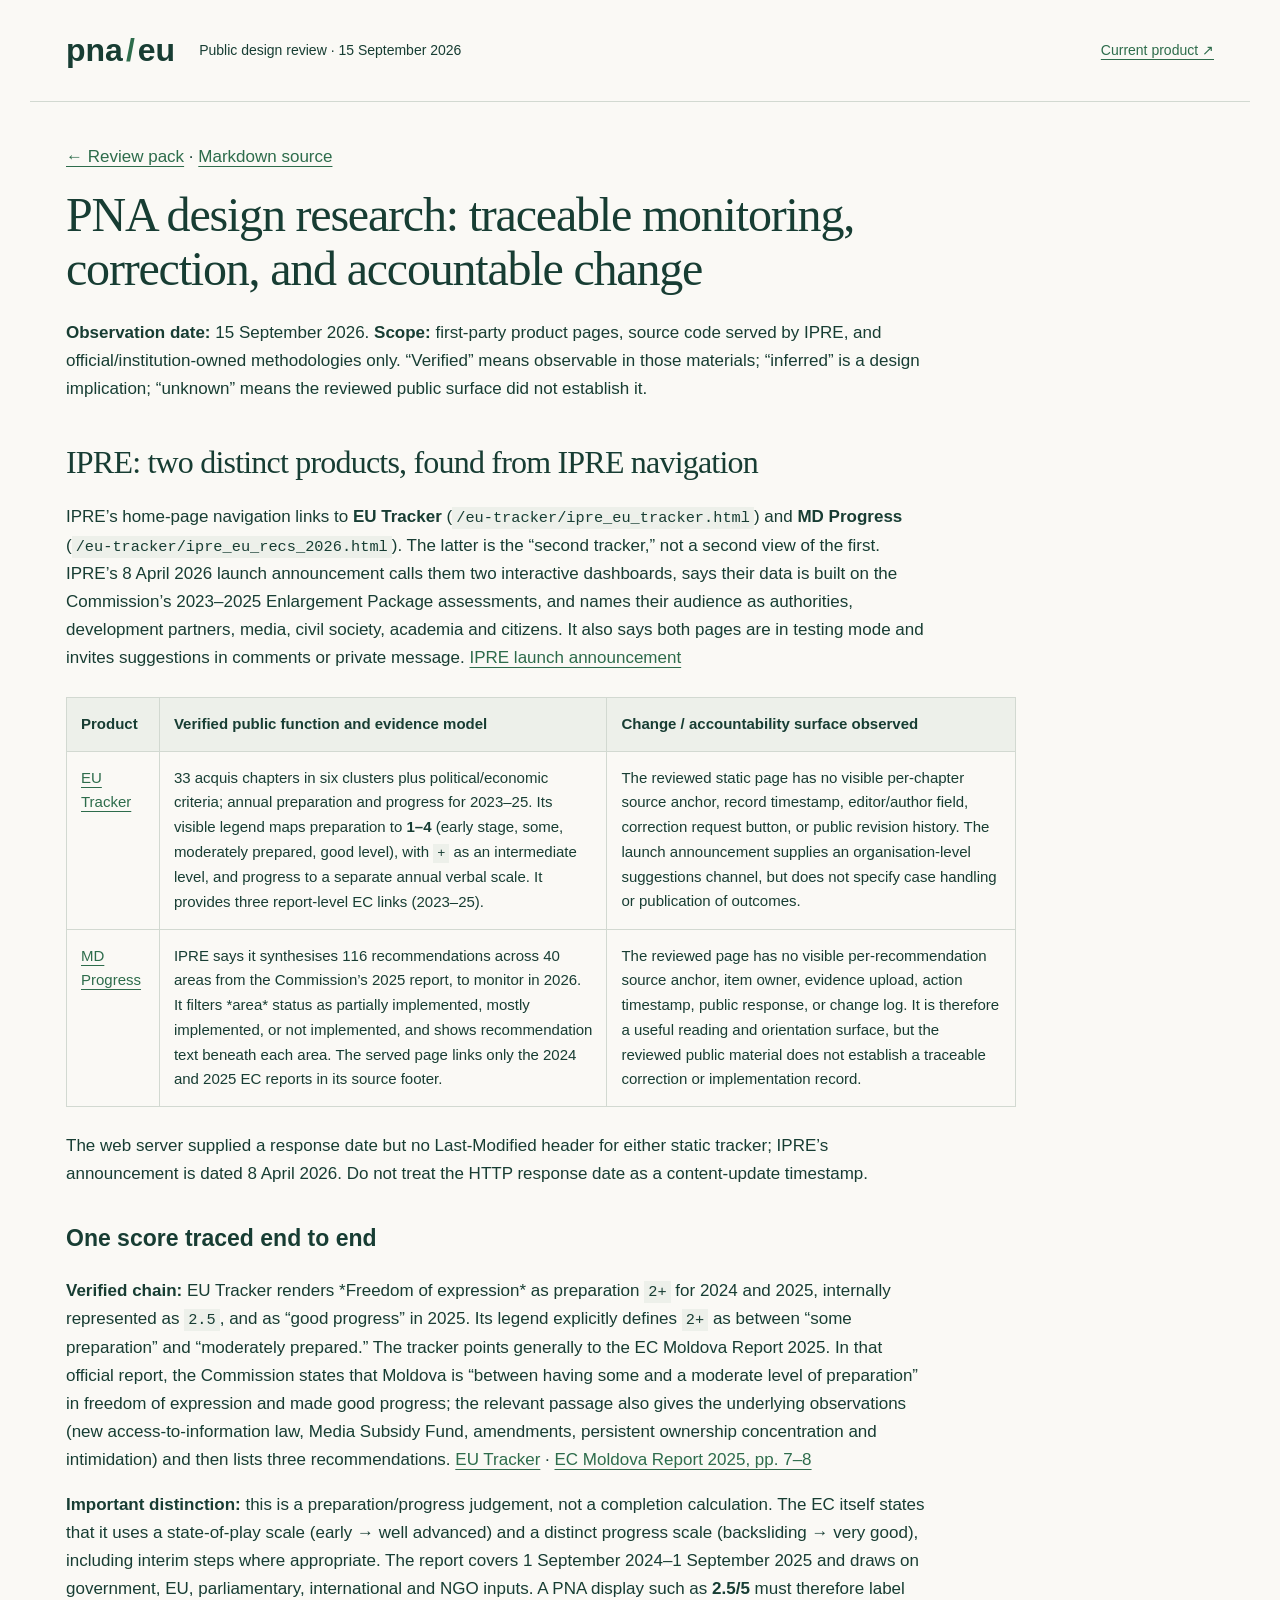
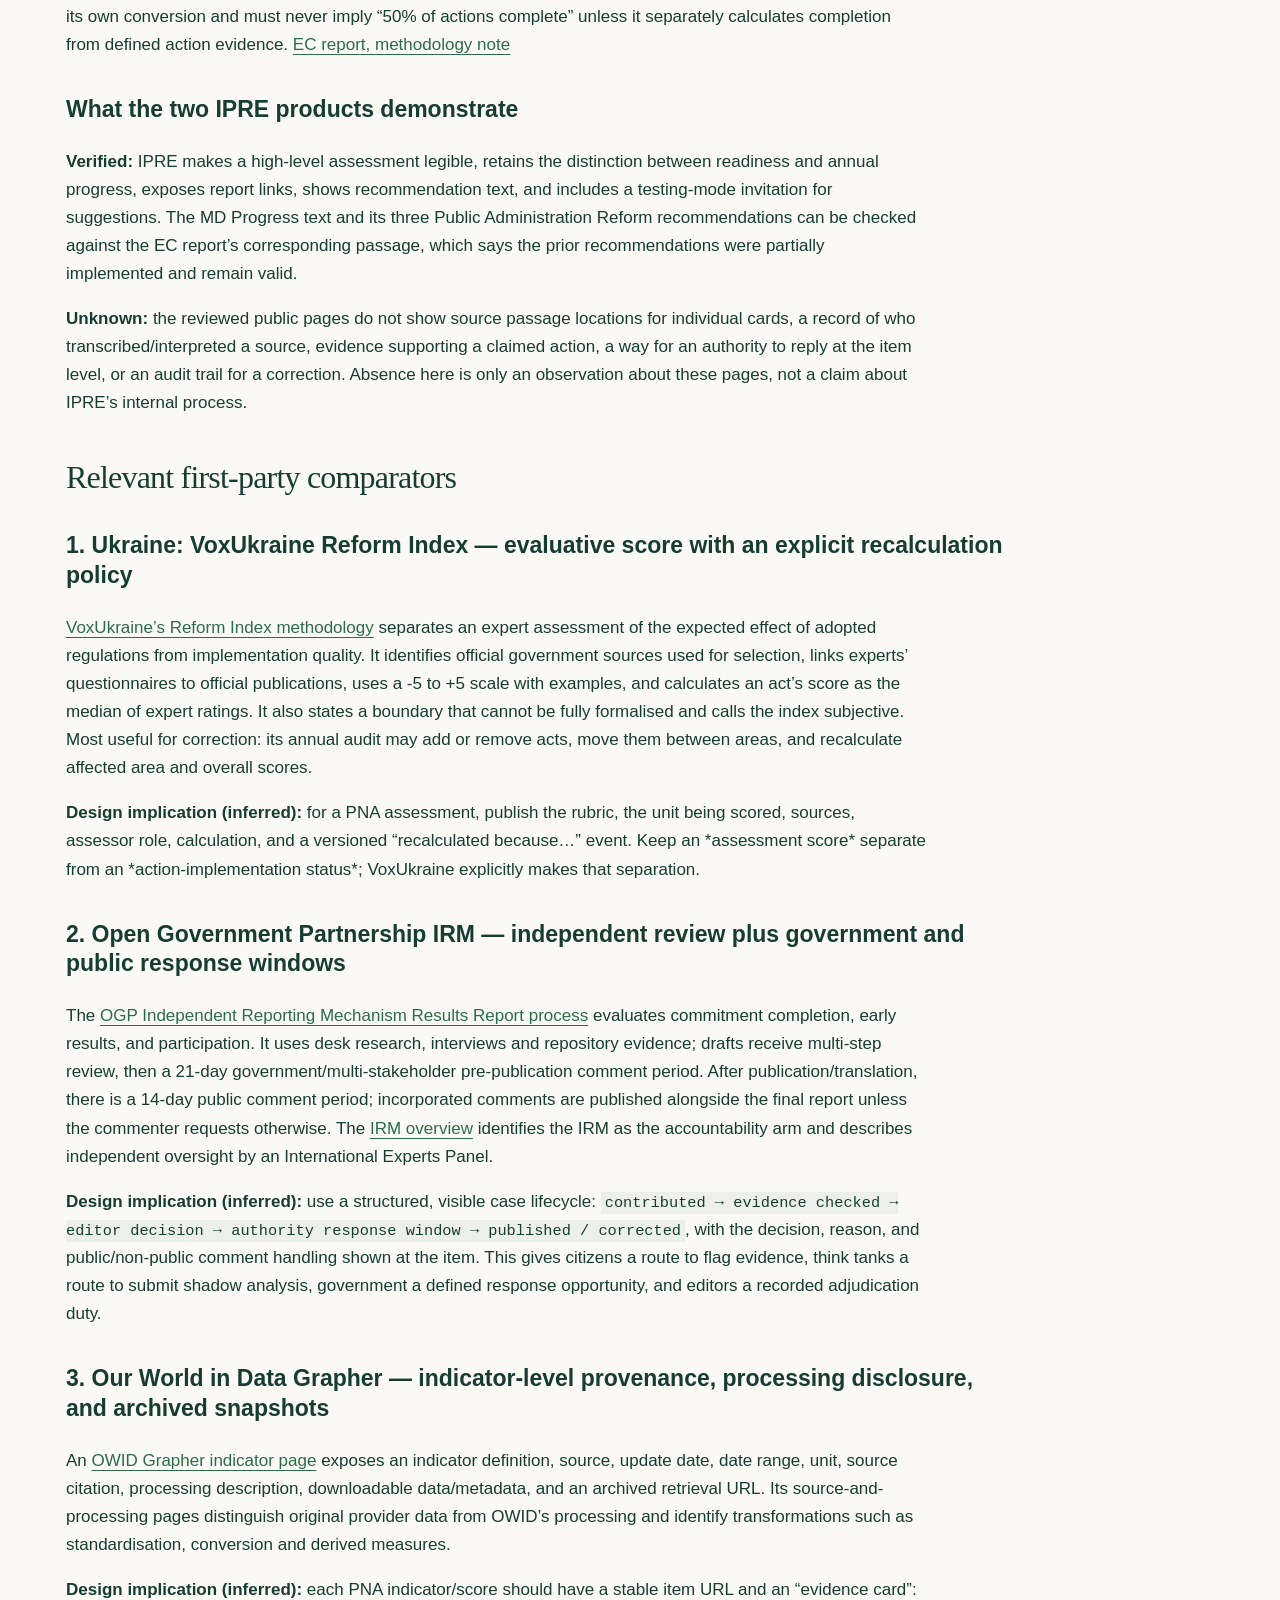
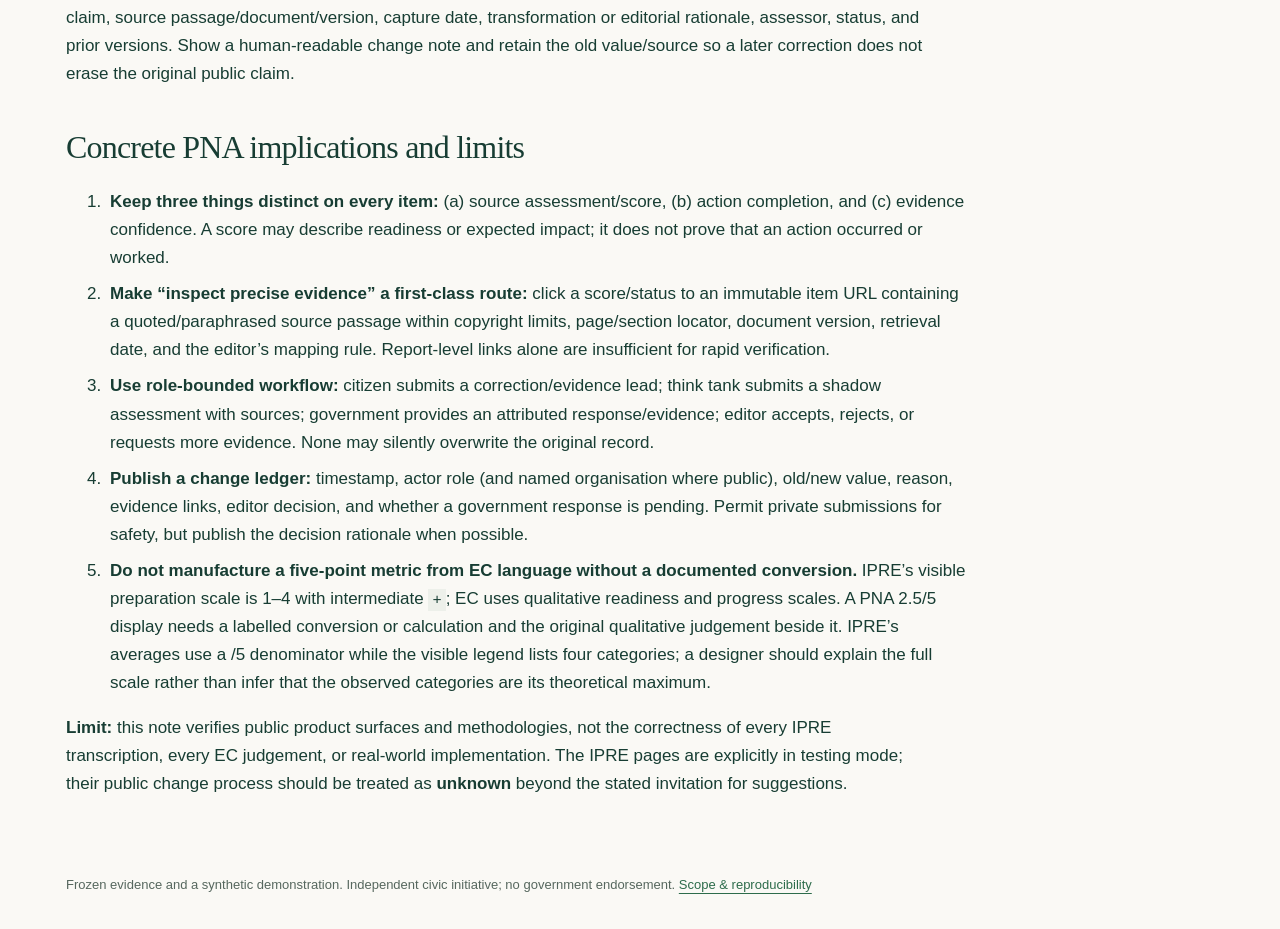
<file: RESEARCH.html>
<!doctype html><html lang="en"><head><meta charset="utf-8"><meta name="viewport" content="width=device-width,initial-scale=1"><meta name="robots" content="noindex,nofollow"><title>RESEARCH · PNA design review</title><link rel="stylesheet" href="pack.css"></head><body><a class="skip" href="#main">Skip to content</a><header><a class="brand" href="index.html">pna<span>/</span>eu</a><span>Public design review · 15 September 2026</span><a href="https://pna.md/">Current product ↗</a></header><main id="main"><p><a href="index.html">← Review pack</a> · <a href="RESEARCH.md">Markdown source</a></p><article><h1>PNA design research: traceable monitoring, correction, and accountable change</h1>
<p><strong>Observation date:</strong> 15 September 2026. <strong>Scope:</strong> first-party product pages, source code served by IPRE, and official/institution-owned methodologies only. “Verified” means observable in those materials; “inferred” is a design implication; “unknown” means the reviewed public surface did not establish it.</p>
<h2>IPRE: two distinct products, found from IPRE navigation</h2>
<p>IPRE’s home-page navigation links to <strong>EU Tracker</strong> (<code>/eu-tracker/ipre_eu_tracker.html</code>) and <strong>MD Progress</strong> (<code>/eu-tracker/ipre_eu_recs_2026.html</code>). The latter is the “second tracker,” not a second view of the first. IPRE’s 8 April 2026 launch announcement calls them two interactive dashboards, says their data is built on the Commission’s 2023–2025 Enlargement Package assessments, and names their audience as authorities, development partners, media, civil society, academia and citizens. It also says both pages are in testing mode and invites suggestions in comments or private message. <a href="https://ipre.md/2026/04/08/ipre-lanseaza-doua-dashboard-uri-interactive-pentru-monitorizarea-aderarii-moldovei-la-uniunea-europeana/?lang=en">IPRE launch announcement</a></p>
<div class="table-wrap" tabindex="0" aria-label="Scrollable comparison table"><table>
<tr><th>Product</th><th>Verified public function and evidence model</th><th>Change / accountability surface observed</th></tr>
<tr><td><a href="https://ipre.md/eu-tracker/ipre_eu_tracker.html?lang=en">EU Tracker</a></td><td>33 acquis chapters in six clusters plus political/economic criteria; annual preparation and progress for 2023–25. Its visible legend maps preparation to <strong>1–4</strong> (early stage, some, moderately prepared, good level), with <code>+</code> as an intermediate level, and progress to a separate annual verbal scale. It provides three report-level EC links (2023–25).</td><td>The reviewed static page has no visible per-chapter source anchor, record timestamp, editor/author field, correction request button, or public revision history. The launch announcement supplies an organisation-level suggestions channel, but does not specify case handling or publication of outcomes.</td></tr>
<tr><td><a href="https://ipre.md/eu-tracker/ipre_eu_recs_2026.html?lang=en">MD Progress</a></td><td>IPRE says it synthesises 116 recommendations across 40 areas from the Commission’s 2025 report, to monitor in 2026. It filters *area* status as partially implemented, mostly implemented, or not implemented, and shows recommendation text beneath each area. The served page links only the 2024 and 2025 EC reports in its source footer.</td><td>The reviewed page has no visible per-recommendation source anchor, item owner, evidence upload, action timestamp, public response, or change log. It is therefore a useful reading and orientation surface, but the reviewed public material does not establish a traceable correction or implementation record.</td></tr>
</table></div>
<p>The web server supplied a response date but no Last-Modified header for either static tracker; IPRE’s announcement is dated 8 April 2026. Do not treat the HTTP response date as a content-update timestamp.</p>
<h3>One score traced end to end</h3>
<p><strong>Verified chain:</strong> EU Tracker renders *Freedom of expression* as preparation <code>2+</code> for 2024 and 2025, internally represented as <code>2.5</code>, and as “good progress” in 2025. Its legend explicitly defines <code>2+</code> as between “some preparation” and “moderately prepared.” The tracker points generally to the EC Moldova Report 2025. In that official report, the Commission states that Moldova is “between having some and a moderate level of preparation” in freedom of expression and made good progress; the relevant passage also gives the underlying observations (new access-to-information law, Media Subsidy Fund, amendments, persistent ownership concentration and intimidation) and then lists three recommendations. <a href="https://ipre.md/eu-tracker/ipre_eu_tracker.html?lang=en">EU Tracker</a> · <a href="https://enlargement.ec.europa.eu/document/download/23fa6af0-89b3-4532-a3d9-d1638727d14c_en?filename=moldova-report-2025.pdf">EC Moldova Report 2025, pp. 7–8</a></p>
<p><strong>Important distinction:</strong> this is a preparation/progress judgement, not a completion calculation. The EC itself states that it uses a state-of-play scale (early → well advanced) and a distinct progress scale (backsliding → very good), including interim steps where appropriate. The report covers 1 September 2024–1 September 2025 and draws on government, EU, parliamentary, international and NGO inputs. A PNA display such as <strong>2.5/5</strong> must therefore label its own conversion and must never imply “50% of actions complete” unless it separately calculates completion from defined action evidence. <a href="https://enlargement.ec.europa.eu/document/download/23fa6af0-89b3-4532-a3d9-d1638727d14c_en?filename=moldova-report-2025.pdf">EC report, methodology note</a></p>
<h3>What the two IPRE products demonstrate</h3>
<p><strong>Verified:</strong> IPRE makes a high-level assessment legible, retains the distinction between readiness and annual progress, exposes report links, shows recommendation text, and includes a testing-mode invitation for suggestions. The MD Progress text and its three Public Administration Reform recommendations can be checked against the EC report’s corresponding passage, which says the prior recommendations were partially implemented and remain valid.</p>
<p><strong>Unknown:</strong> the reviewed public pages do not show source passage locations for individual cards, a record of who transcribed/interpreted a source, evidence supporting a claimed action, a way for an authority to reply at the item level, or an audit trail for a correction. Absence here is only an observation about these pages, not a claim about IPRE’s internal process.</p>
<h2>Relevant first-party comparators</h2>
<h3>1. Ukraine: VoxUkraine Reform Index — evaluative score with an explicit recalculation policy</h3>
<p><a href="https://reforms.voxukraine.org/en/method">VoxUkraine’s Reform Index methodology</a> separates an expert assessment of the expected effect of adopted regulations from implementation quality. It identifies official government sources used for selection, links experts’ questionnaires to official publications, uses a -5 to +5 scale with examples, and calculates an act’s score as the median of expert ratings. It also states a boundary that cannot be fully formalised and calls the index subjective. Most useful for correction: its annual audit may add or remove acts, move them between areas, and recalculate affected area and overall scores.</p>
<p><strong>Design implication (inferred):</strong> for a PNA assessment, publish the rubric, the unit being scored, sources, assessor role, calculation, and a versioned “recalculated because…” event. Keep an *assessment score* separate from an *action-implementation status*; VoxUkraine explicitly makes that separation.</p>
<h3>2. Open Government Partnership IRM — independent review plus government and public response windows</h3>
<p>The <a href="https://www.opengovpartnership.org/documents/independent-reporting-mechanism-results-report/">OGP Independent Reporting Mechanism Results Report process</a> evaluates commitment completion, early results, and participation. It uses desk research, interviews and repository evidence; drafts receive multi-step review, then a 21-day government/multi-stakeholder pre-publication comment period. After publication/translation, there is a 14-day public comment period; incorporated comments are published alongside the final report unless the commenter requests otherwise. The <a href="https://www.opengovpartnership.org/irm-guidance-overview/">IRM overview</a> identifies the IRM as the accountability arm and describes independent oversight by an International Experts Panel.</p>
<p><strong>Design implication (inferred):</strong> use a structured, visible case lifecycle: <code>contributed → evidence checked → editor decision → authority response window → published / corrected</code>, with the decision, reason, and public/non-public comment handling shown at the item. This gives citizens a route to flag evidence, think tanks a route to submit shadow analysis, government a defined response opportunity, and editors a recorded adjudication duty.</p>
<h3>3. Our World in Data Grapher — indicator-level provenance, processing disclosure, and archived snapshots</h3>
<p>An <a href="https://ourworldindata.org/grapher/tuberculosis-case-detection-rate?country=TLS&amp;tab=chart">OWID Grapher indicator page</a> exposes an indicator definition, source, update date, date range, unit, source citation, processing description, downloadable data/metadata, and an archived retrieval URL. Its source-and-processing pages distinguish original provider data from OWID’s processing and identify transformations such as standardisation, conversion and derived measures.</p>
<p><strong>Design implication (inferred):</strong> each PNA indicator/score should have a stable item URL and an “evidence card”: claim, source passage/document/version, capture date, transformation or editorial rationale, assessor, status, and prior versions. Show a human-readable change note and retain the old value/source so a later correction does not erase the original public claim.</p>
<h2>Concrete PNA implications and limits</h2>
<ol>
<li><strong>Keep three things distinct on every item:</strong> (a) source assessment/score, (b) action completion, and (c) evidence confidence. A score may describe readiness or expected impact; it does not prove that an action occurred or worked.</li>
<li><strong>Make “inspect precise evidence” a first-class route:</strong> click a score/status to an immutable item URL containing a quoted/paraphrased source passage within copyright limits, page/section locator, document version, retrieval date, and the editor’s mapping rule. Report-level links alone are insufficient for rapid verification.</li>
<li><strong>Use role-bounded workflow:</strong> citizen submits a correction/evidence lead; think tank submits a shadow assessment with sources; government provides an attributed response/evidence; editor accepts, rejects, or requests more evidence. None may silently overwrite the original record.</li>
<li><strong>Publish a change ledger:</strong> timestamp, actor role (and named organisation where public), old/new value, reason, evidence links, editor decision, and whether a government response is pending. Permit private submissions for safety, but publish the decision rationale when possible.</li>
<li><strong>Do not manufacture a five-point metric from EC language without a documented conversion.</strong> IPRE’s visible preparation scale is 1–4 with intermediate <code>+</code>; EC uses qualitative readiness and progress scales. A PNA 2.5/5 display needs a labelled conversion or calculation and the original qualitative judgement beside it. IPRE’s averages use a /5 denominator while the visible legend lists four categories; a designer should explain the full scale rather than infer that the observed categories are its theoretical maximum.</li>
</ol>
<p><strong>Limit:</strong> this note verifies public product surfaces and methodologies, not the correctness of every IPRE transcription, every EC judgement, or real-world implementation. The IPRE pages are explicitly in testing mode; their public change process should be treated as <strong>unknown</strong> beyond the stated invitation for suggestions.</p></article></main><footer>Frozen evidence and a synthetic demonstration. Independent civic initiative; no government endorsement. <a href="README.html">Scope &amp; reproducibility</a></footer></body></html>
</file>
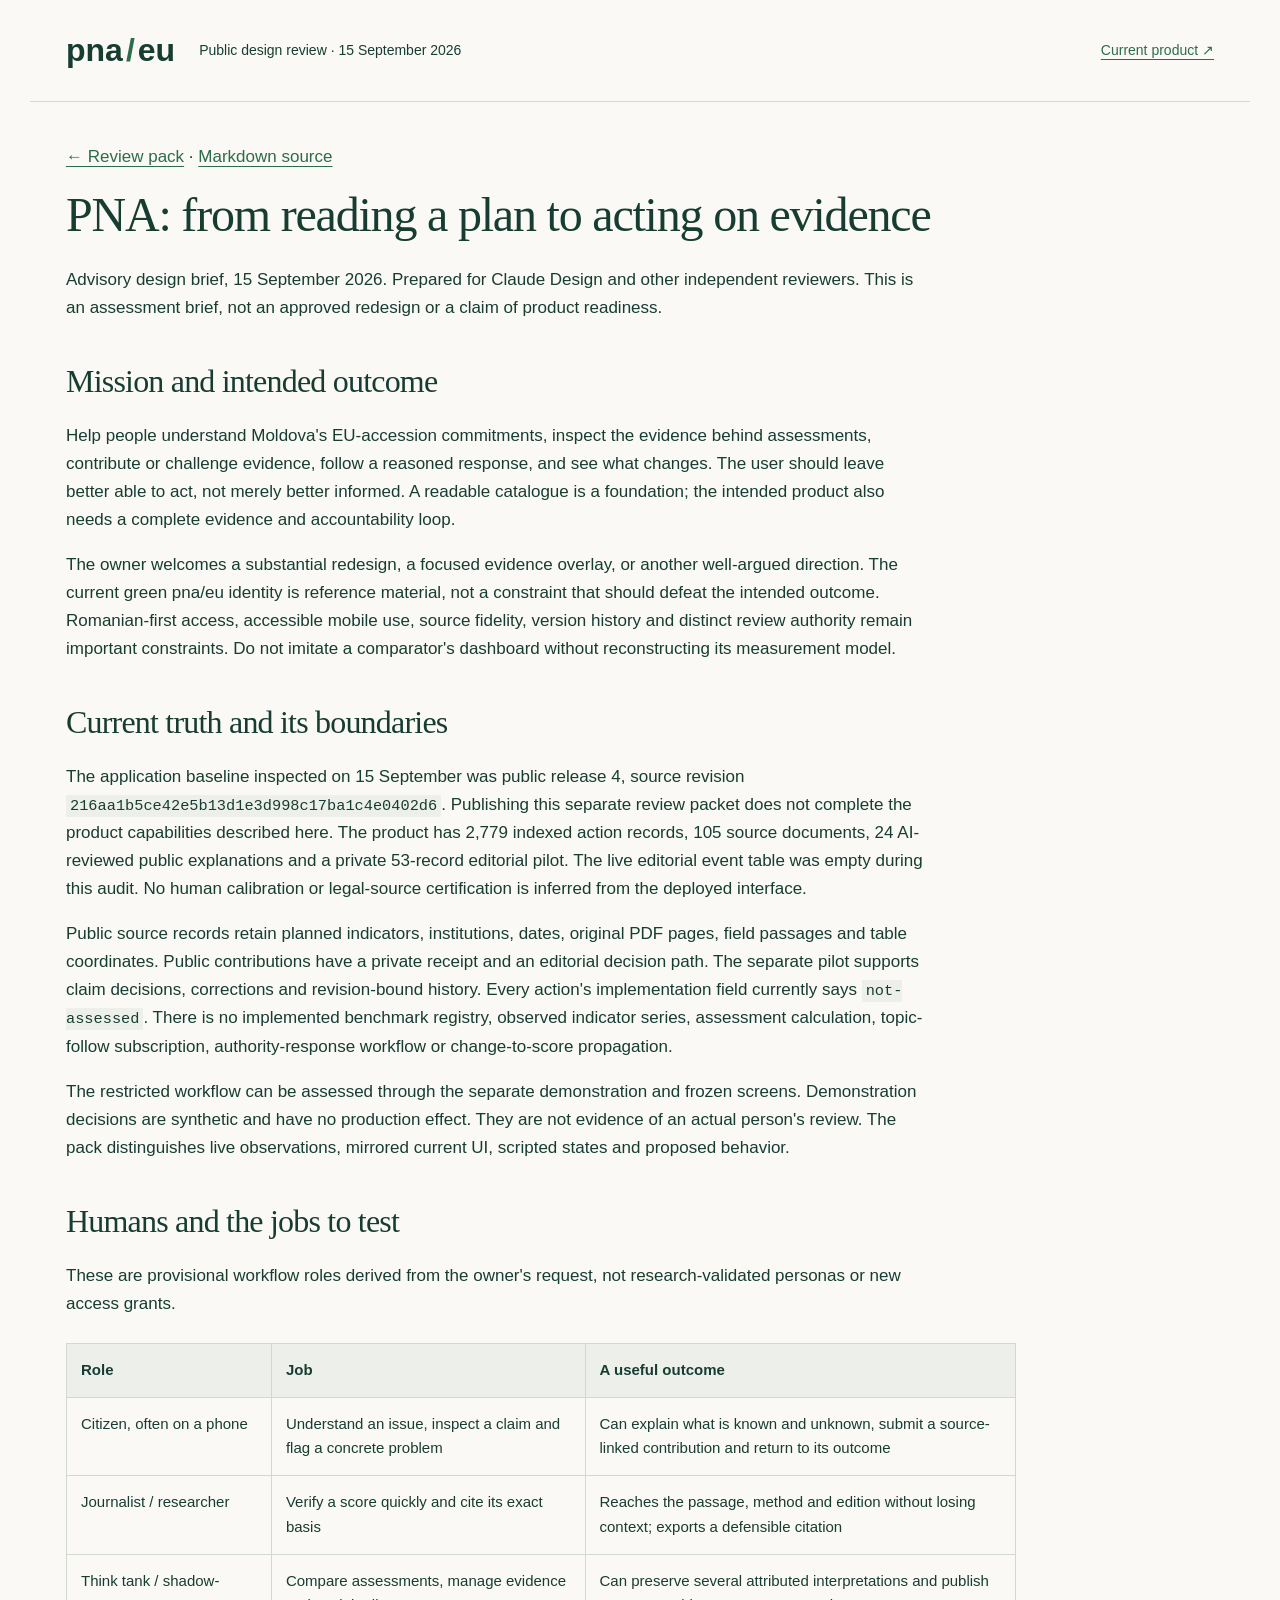
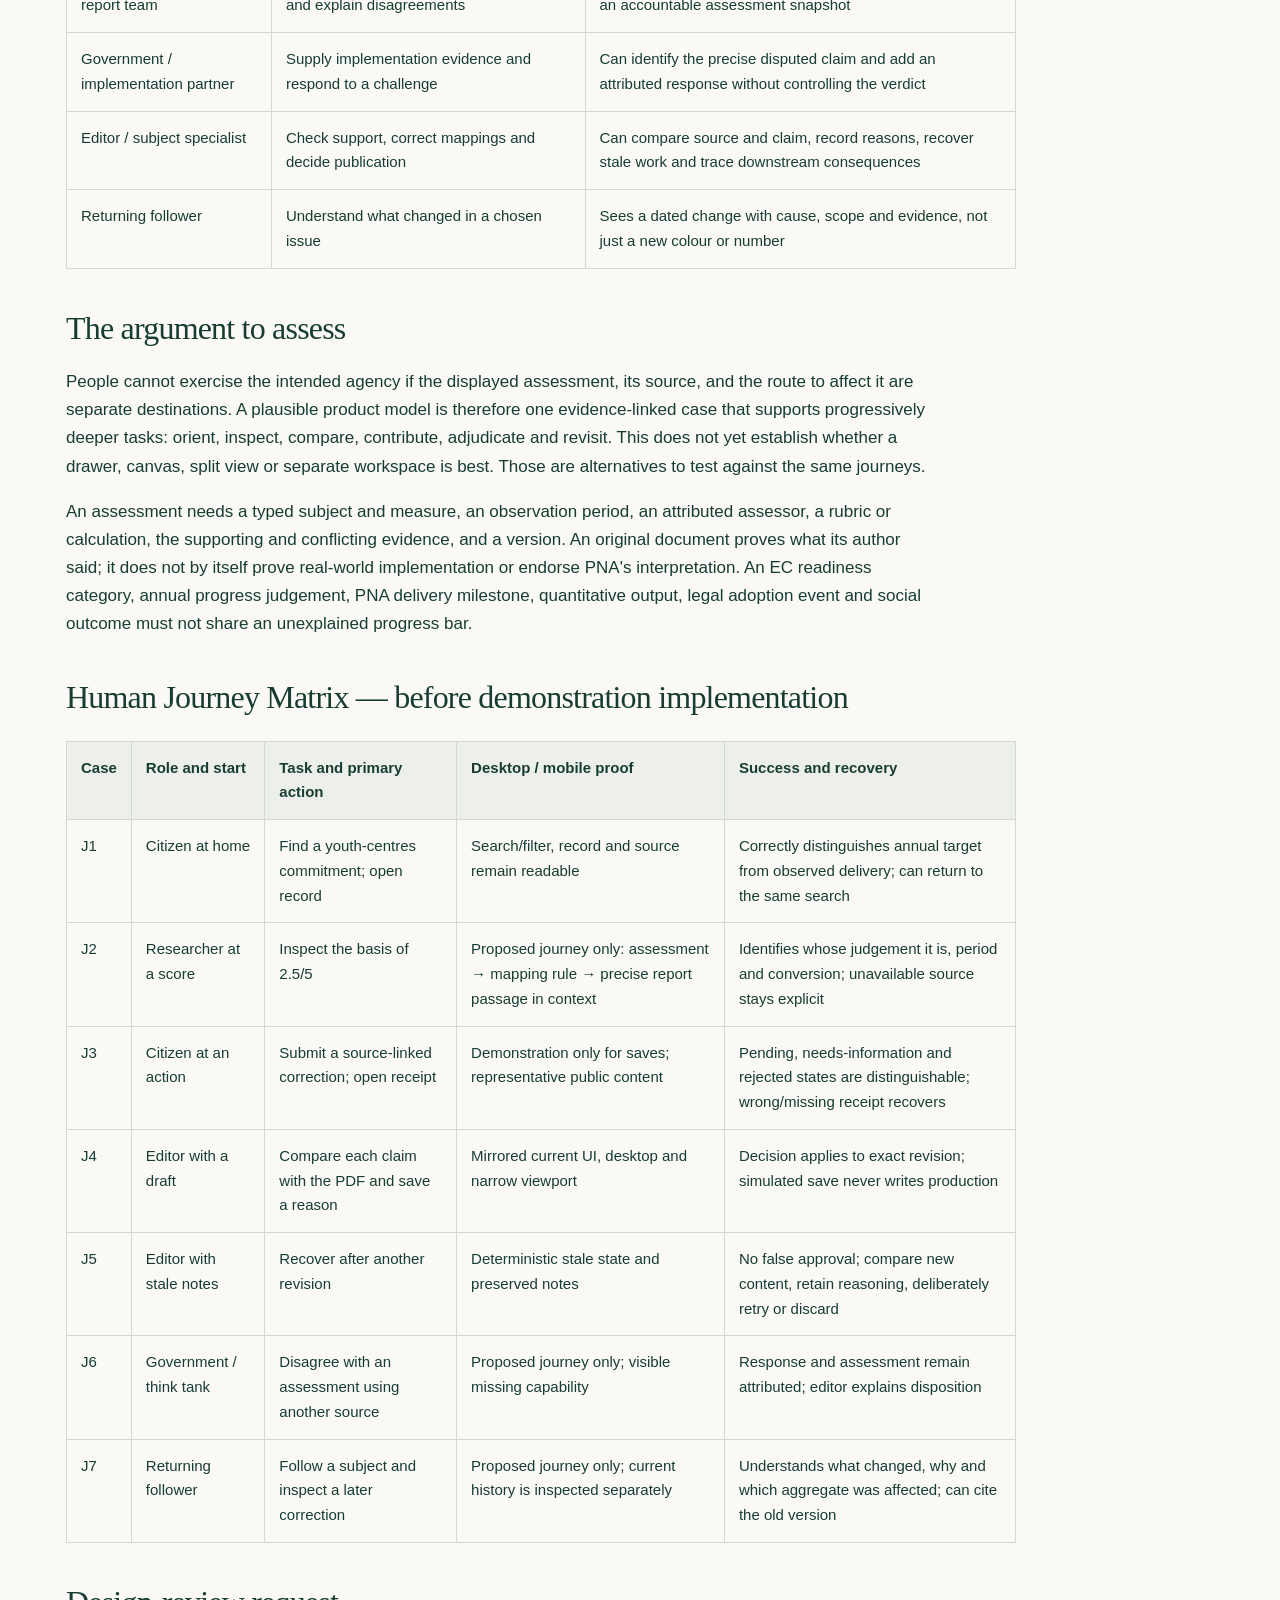
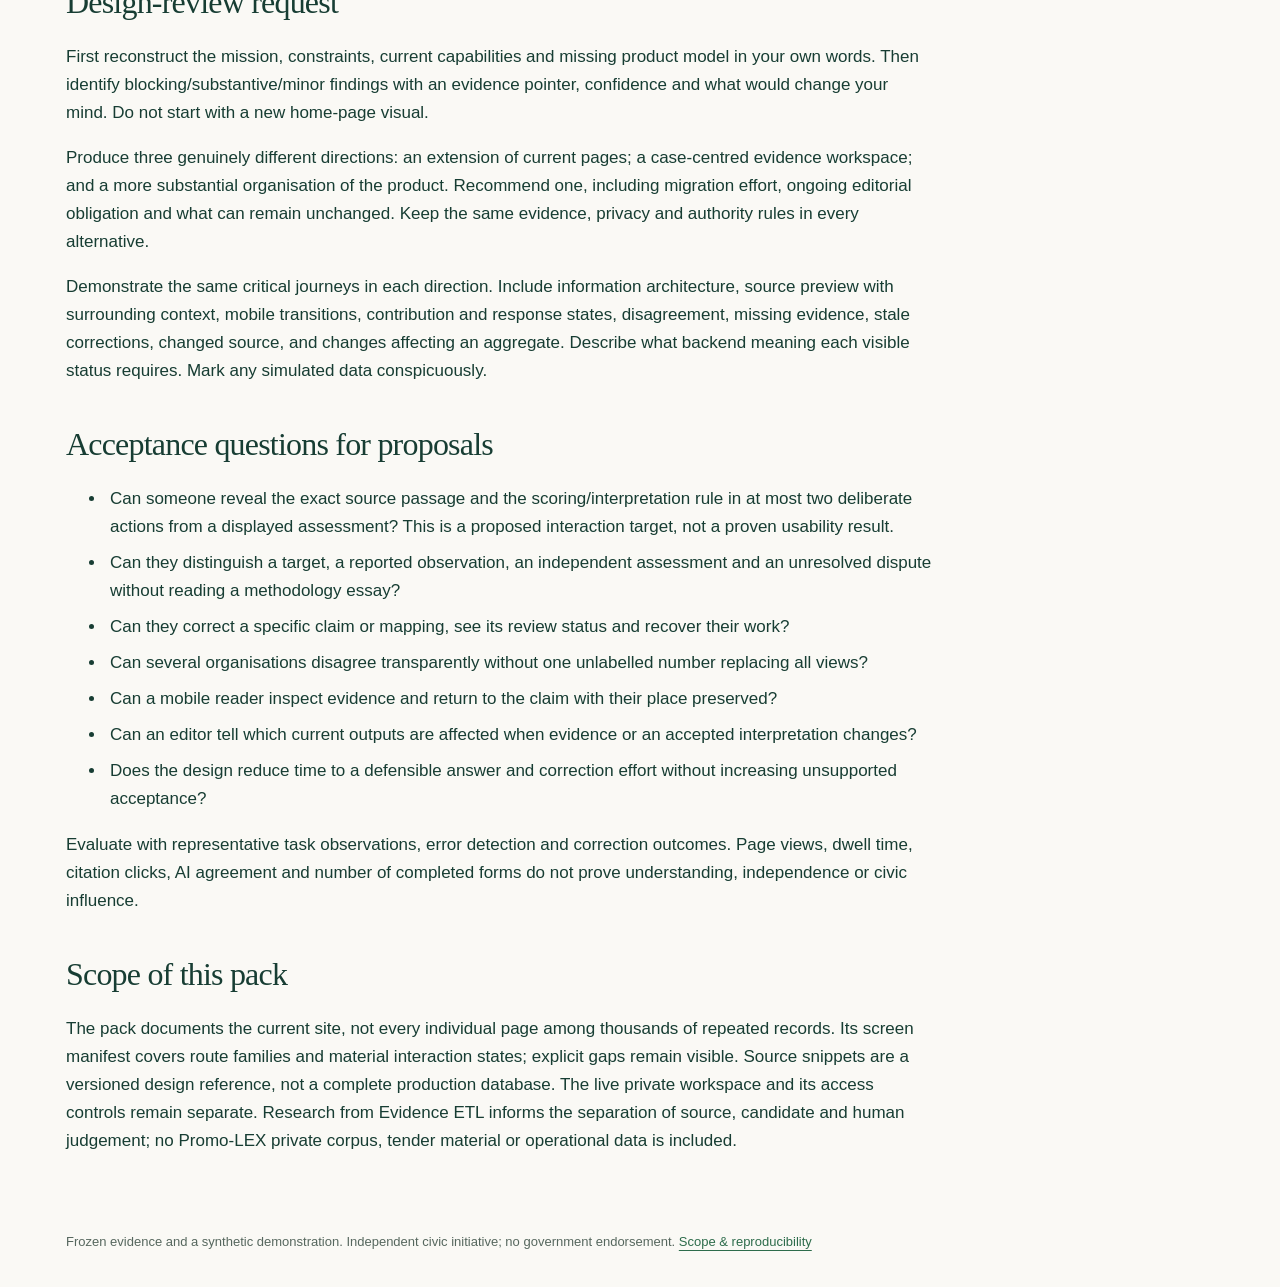
<file: REVIEW-BRIEF.html>
<!doctype html><html lang="en"><head><meta charset="utf-8"><meta name="viewport" content="width=device-width,initial-scale=1"><meta name="robots" content="noindex,nofollow"><title>REVIEW-BRIEF · PNA design review</title><link rel="stylesheet" href="pack.css"></head><body><a class="skip" href="#main">Skip to content</a><header><a class="brand" href="index.html">pna<span>/</span>eu</a><span>Public design review · 15 September 2026</span><a href="https://pna.md/">Current product ↗</a></header><main id="main"><p><a href="index.html">← Review pack</a> · <a href="REVIEW-BRIEF.md">Markdown source</a></p><article><h1>PNA: from reading a plan to acting on evidence</h1>
<p>Advisory design brief, 15 September 2026. Prepared for Claude Design and other independent reviewers. This is an assessment brief, not an approved redesign or a claim of product readiness.</p>
<h2>Mission and intended outcome</h2>
<p>Help people understand Moldova&#x27;s EU-accession commitments, inspect the evidence behind assessments, contribute or challenge evidence, follow a reasoned response, and see what changes. The user should leave better able to act, not merely better informed. A readable catalogue is a foundation; the intended product also needs a complete evidence and accountability loop.</p>
<p>The owner welcomes a substantial redesign, a focused evidence overlay, or another well-argued direction. The current green pna/eu identity is reference material, not a constraint that should defeat the intended outcome. Romanian-first access, accessible mobile use, source fidelity, version history and distinct review authority remain important constraints. Do not imitate a comparator&#x27;s dashboard without reconstructing its measurement model.</p>
<h2>Current truth and its boundaries</h2>
<p>The application baseline inspected on 15 September was public release 4, source revision <code>216aa1b5ce42e5b13d1e3d998c17ba1c4e0402d6</code>. Publishing this separate review packet does not complete the product capabilities described here. The product has 2,779 indexed action records, 105 source documents, 24 AI-reviewed public explanations and a private 53-record editorial pilot. The live editorial event table was empty during this audit. No human calibration or legal-source certification is inferred from the deployed interface.</p>
<p>Public source records retain planned indicators, institutions, dates, original PDF pages, field passages and table coordinates. Public contributions have a private receipt and an editorial decision path. The separate pilot supports claim decisions, corrections and revision-bound history. Every action&#x27;s implementation field currently says <code>not-assessed</code>. There is no implemented benchmark registry, observed indicator series, assessment calculation, topic-follow subscription, authority-response workflow or change-to-score propagation.</p>
<p>The restricted workflow can be assessed through the separate demonstration and frozen screens. Demonstration decisions are synthetic and have no production effect. They are not evidence of an actual person&#x27;s review. The pack distinguishes live observations, mirrored current UI, scripted states and proposed behavior.</p>
<h2>Humans and the jobs to test</h2>
<p>These are provisional workflow roles derived from the owner&#x27;s request, not research-validated personas or new access grants.</p>
<div class="table-wrap" tabindex="0" aria-label="Scrollable comparison table"><table>
<tr><th>Role</th><th>Job</th><th>A useful outcome</th></tr>
<tr><td>Citizen, often on a phone</td><td>Understand an issue, inspect a claim and flag a concrete problem</td><td>Can explain what is known and unknown, submit a source-linked contribution and return to its outcome</td></tr>
<tr><td>Journalist / researcher</td><td>Verify a score quickly and cite its exact basis</td><td>Reaches the passage, method and edition without losing context; exports a defensible citation</td></tr>
<tr><td>Think tank / shadow-report team</td><td>Compare assessments, manage evidence and explain disagreements</td><td>Can preserve several attributed interpretations and publish an accountable assessment snapshot</td></tr>
<tr><td>Government / implementation partner</td><td>Supply implementation evidence and respond to a challenge</td><td>Can identify the precise disputed claim and add an attributed response without controlling the verdict</td></tr>
<tr><td>Editor / subject specialist</td><td>Check support, correct mappings and decide publication</td><td>Can compare source and claim, record reasons, recover stale work and trace downstream consequences</td></tr>
<tr><td>Returning follower</td><td>Understand what changed in a chosen issue</td><td>Sees a dated change with cause, scope and evidence, not just a new colour or number</td></tr>
</table></div>
<h2>The argument to assess</h2>
<p>People cannot exercise the intended agency if the displayed assessment, its source, and the route to affect it are separate destinations. A plausible product model is therefore one evidence-linked case that supports progressively deeper tasks: orient, inspect, compare, contribute, adjudicate and revisit. This does not yet establish whether a drawer, canvas, split view or separate workspace is best. Those are alternatives to test against the same journeys.</p>
<p>An assessment needs a typed subject and measure, an observation period, an attributed assessor, a rubric or calculation, the supporting and conflicting evidence, and a version. An original document proves what its author said; it does not by itself prove real-world implementation or endorse PNA&#x27;s interpretation. An EC readiness category, annual progress judgement, PNA delivery milestone, quantitative output, legal adoption event and social outcome must not share an unexplained progress bar.</p>
<h2>Human Journey Matrix — before demonstration implementation</h2>
<div class="table-wrap" tabindex="0" aria-label="Scrollable comparison table"><table>
<tr><th>Case</th><th>Role and start</th><th>Task and primary action</th><th>Desktop / mobile proof</th><th>Success and recovery</th></tr>
<tr><td>J1</td><td>Citizen at home</td><td>Find a youth-centres commitment; open record</td><td>Search/filter, record and source remain readable</td><td>Correctly distinguishes annual target from observed delivery; can return to the same search</td></tr>
<tr><td>J2</td><td>Researcher at a score</td><td>Inspect the basis of 2.5/5</td><td>Proposed journey only: assessment → mapping rule → precise report passage in context</td><td>Identifies whose judgement it is, period and conversion; unavailable source stays explicit</td></tr>
<tr><td>J3</td><td>Citizen at an action</td><td>Submit a source-linked correction; open receipt</td><td>Demonstration only for saves; representative public content</td><td>Pending, needs-information and rejected states are distinguishable; wrong/missing receipt recovers</td></tr>
<tr><td>J4</td><td>Editor with a draft</td><td>Compare each claim with the PDF and save a reason</td><td>Mirrored current UI, desktop and narrow viewport</td><td>Decision applies to exact revision; simulated save never writes production</td></tr>
<tr><td>J5</td><td>Editor with stale notes</td><td>Recover after another revision</td><td>Deterministic stale state and preserved notes</td><td>No false approval; compare new content, retain reasoning, deliberately retry or discard</td></tr>
<tr><td>J6</td><td>Government / think tank</td><td>Disagree with an assessment using another source</td><td>Proposed journey only; visible missing capability</td><td>Response and assessment remain attributed; editor explains disposition</td></tr>
<tr><td>J7</td><td>Returning follower</td><td>Follow a subject and inspect a later correction</td><td>Proposed journey only; current history is inspected separately</td><td>Understands what changed, why and which aggregate was affected; can cite the old version</td></tr>
</table></div>
<h2>Design-review request</h2>
<p>First reconstruct the mission, constraints, current capabilities and missing product model in your own words. Then identify blocking/substantive/minor findings with an evidence pointer, confidence and what would change your mind. Do not start with a new home-page visual.</p>
<p>Produce three genuinely different directions: an extension of current pages; a case-centred evidence workspace; and a more substantial organisation of the product. Recommend one, including migration effort, ongoing editorial obligation and what can remain unchanged. Keep the same evidence, privacy and authority rules in every alternative.</p>
<p>Demonstrate the same critical journeys in each direction. Include information architecture, source preview with surrounding context, mobile transitions, contribution and response states, disagreement, missing evidence, stale corrections, changed source, and changes affecting an aggregate. Describe what backend meaning each visible status requires. Mark any simulated data conspicuously.</p>
<h2>Acceptance questions for proposals</h2>
<ul>
<li>Can someone reveal the exact source passage and the scoring/interpretation rule in at most two deliberate actions from a displayed assessment? This is a proposed interaction target, not a proven usability result.</li>
<li>Can they distinguish a target, a reported observation, an independent assessment and an unresolved dispute without reading a methodology essay?</li>
<li>Can they correct a specific claim or mapping, see its review status and recover their work?</li>
<li>Can several organisations disagree transparently without one unlabelled number replacing all views?</li>
<li>Can a mobile reader inspect evidence and return to the claim with their place preserved?</li>
<li>Can an editor tell which current outputs are affected when evidence or an accepted interpretation changes?</li>
<li>Does the design reduce time to a defensible answer and correction effort without increasing unsupported acceptance?</li>
</ul>
<p>Evaluate with representative task observations, error detection and correction outcomes. Page views, dwell time, citation clicks, AI agreement and number of completed forms do not prove understanding, independence or civic influence.</p>
<h2>Scope of this pack</h2>
<p>The pack documents the current site, not every individual page among thousands of repeated records. Its screen manifest covers route families and material interaction states; explicit gaps remain visible. Source snippets are a versioned design reference, not a complete production database. The live private workspace and its access controls remain separate. Research from Evidence ETL informs the separation of source, candidate and human judgement; no Promo-LEX private corpus, tender material or operational data is included.</p></article></main><footer>Frozen evidence and a synthetic demonstration. Independent civic initiative; no government endorsement. <a href="README.html">Scope &amp; reproducibility</a></footer></body></html>
</file>
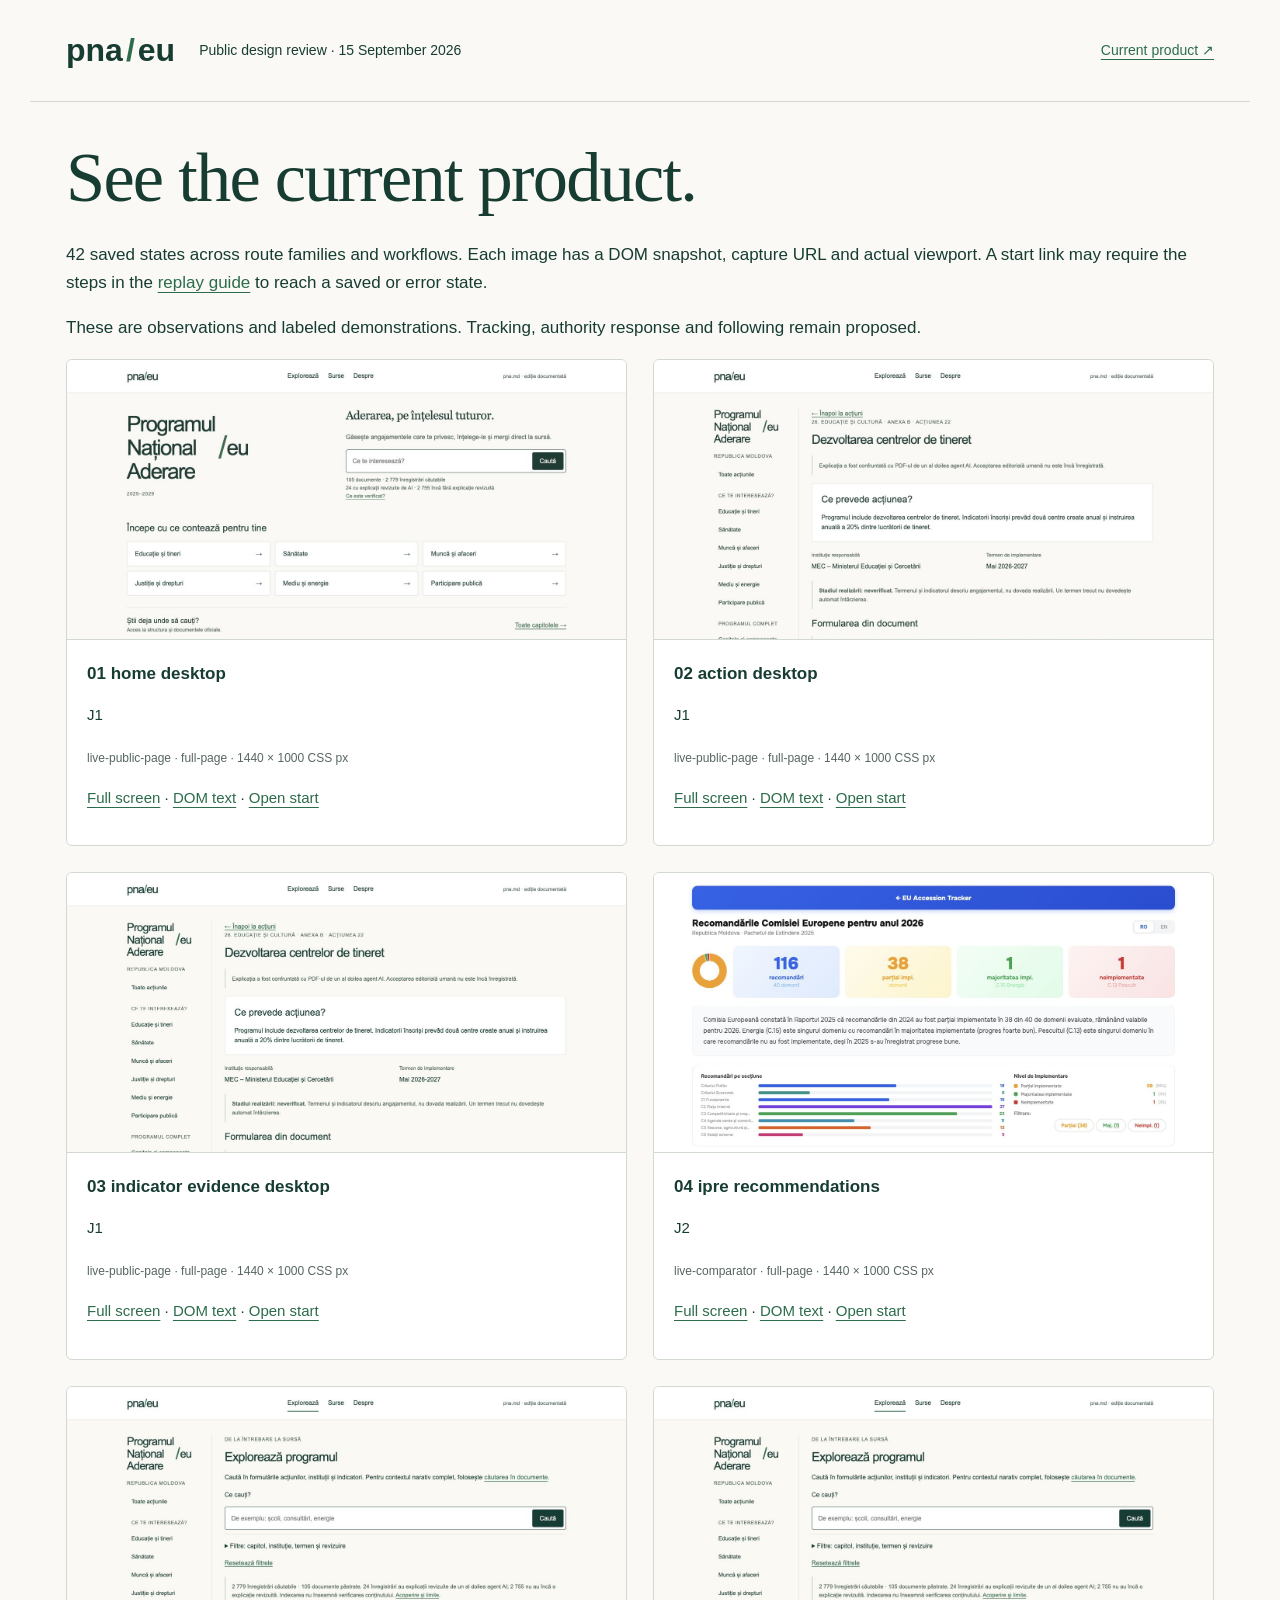
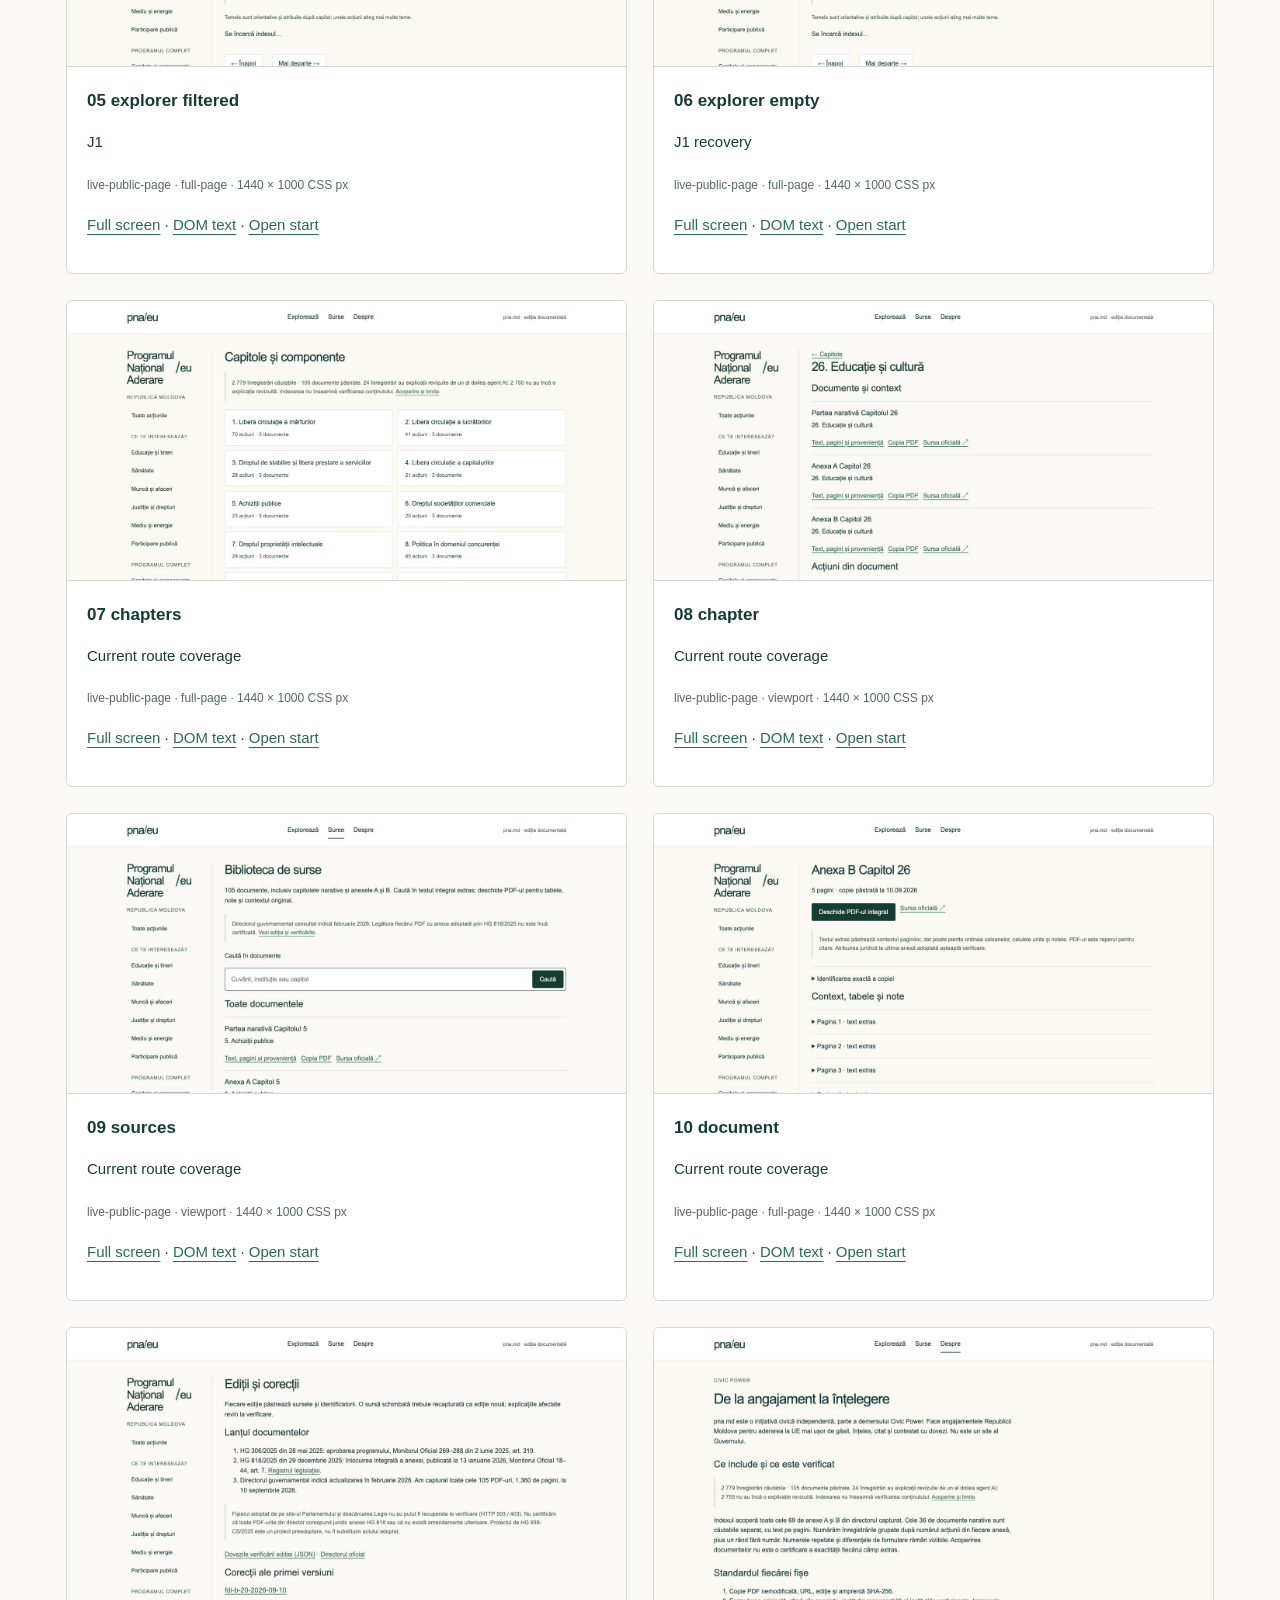
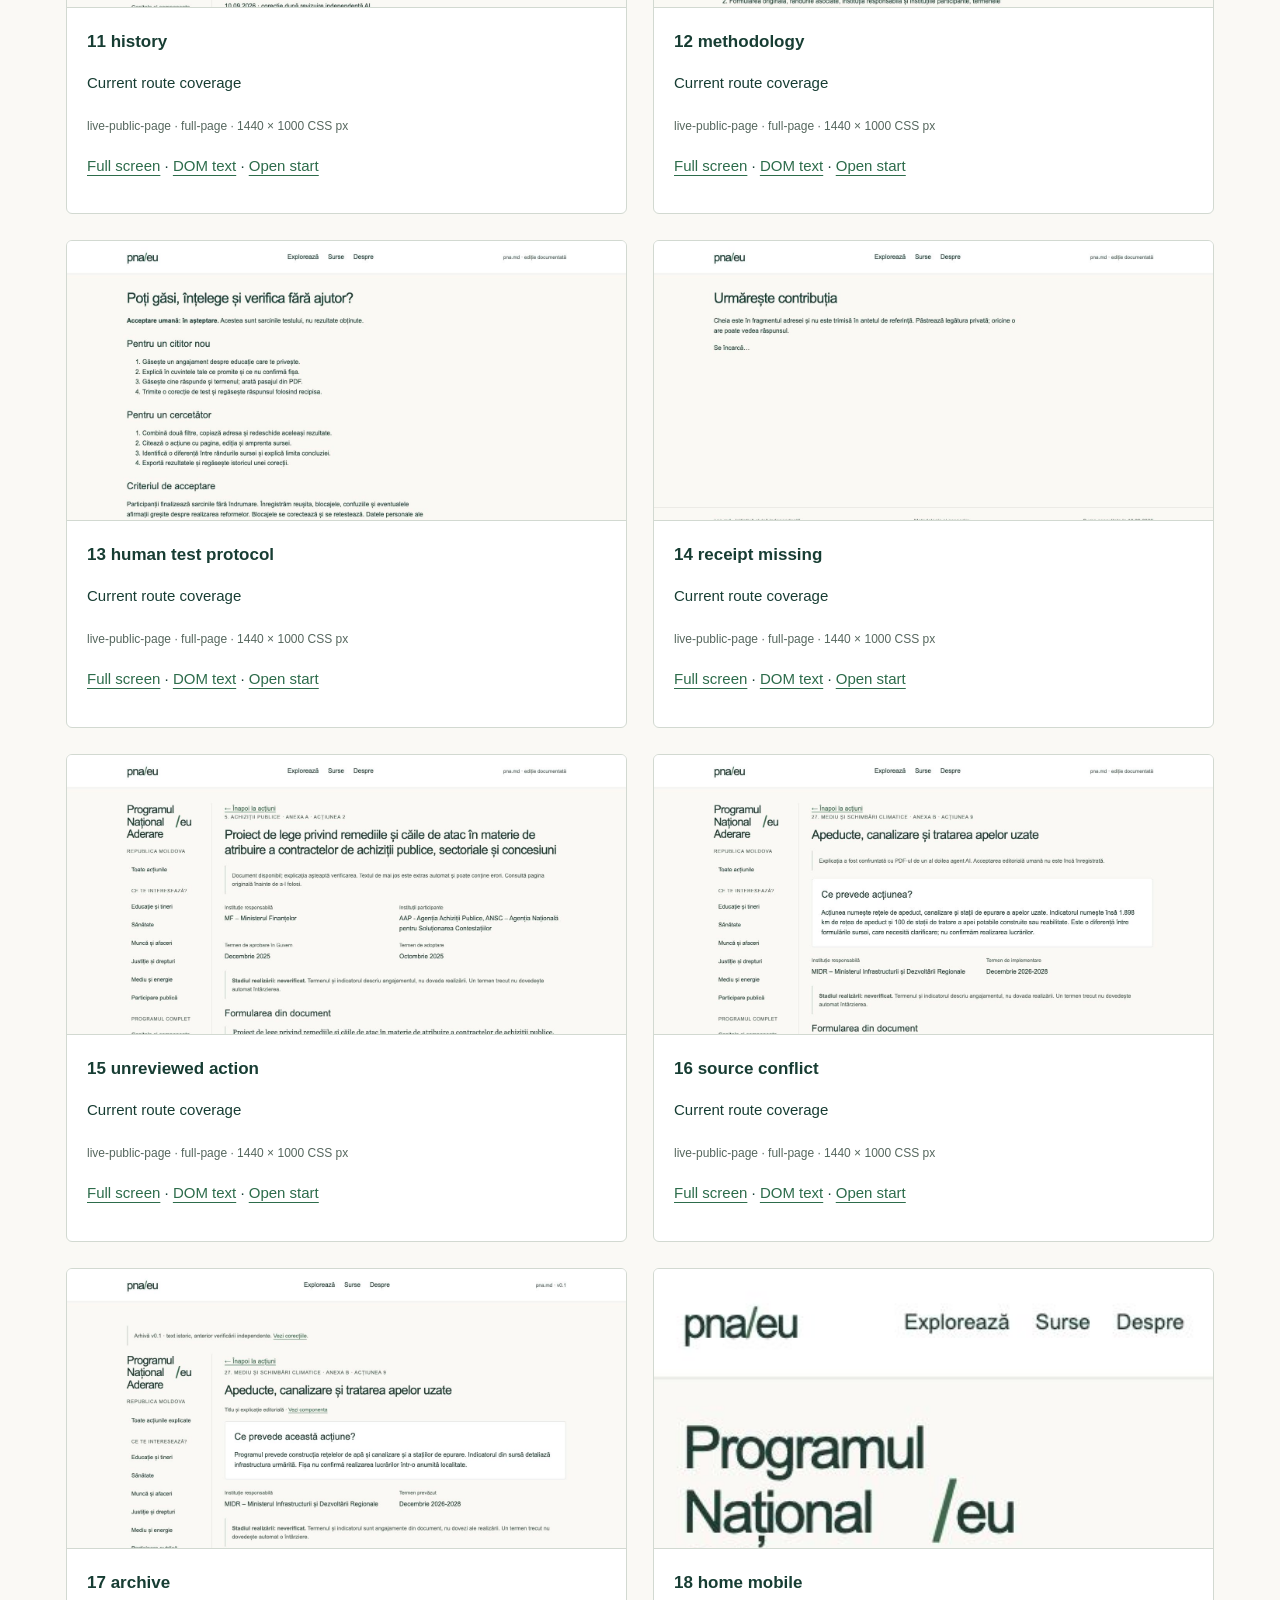
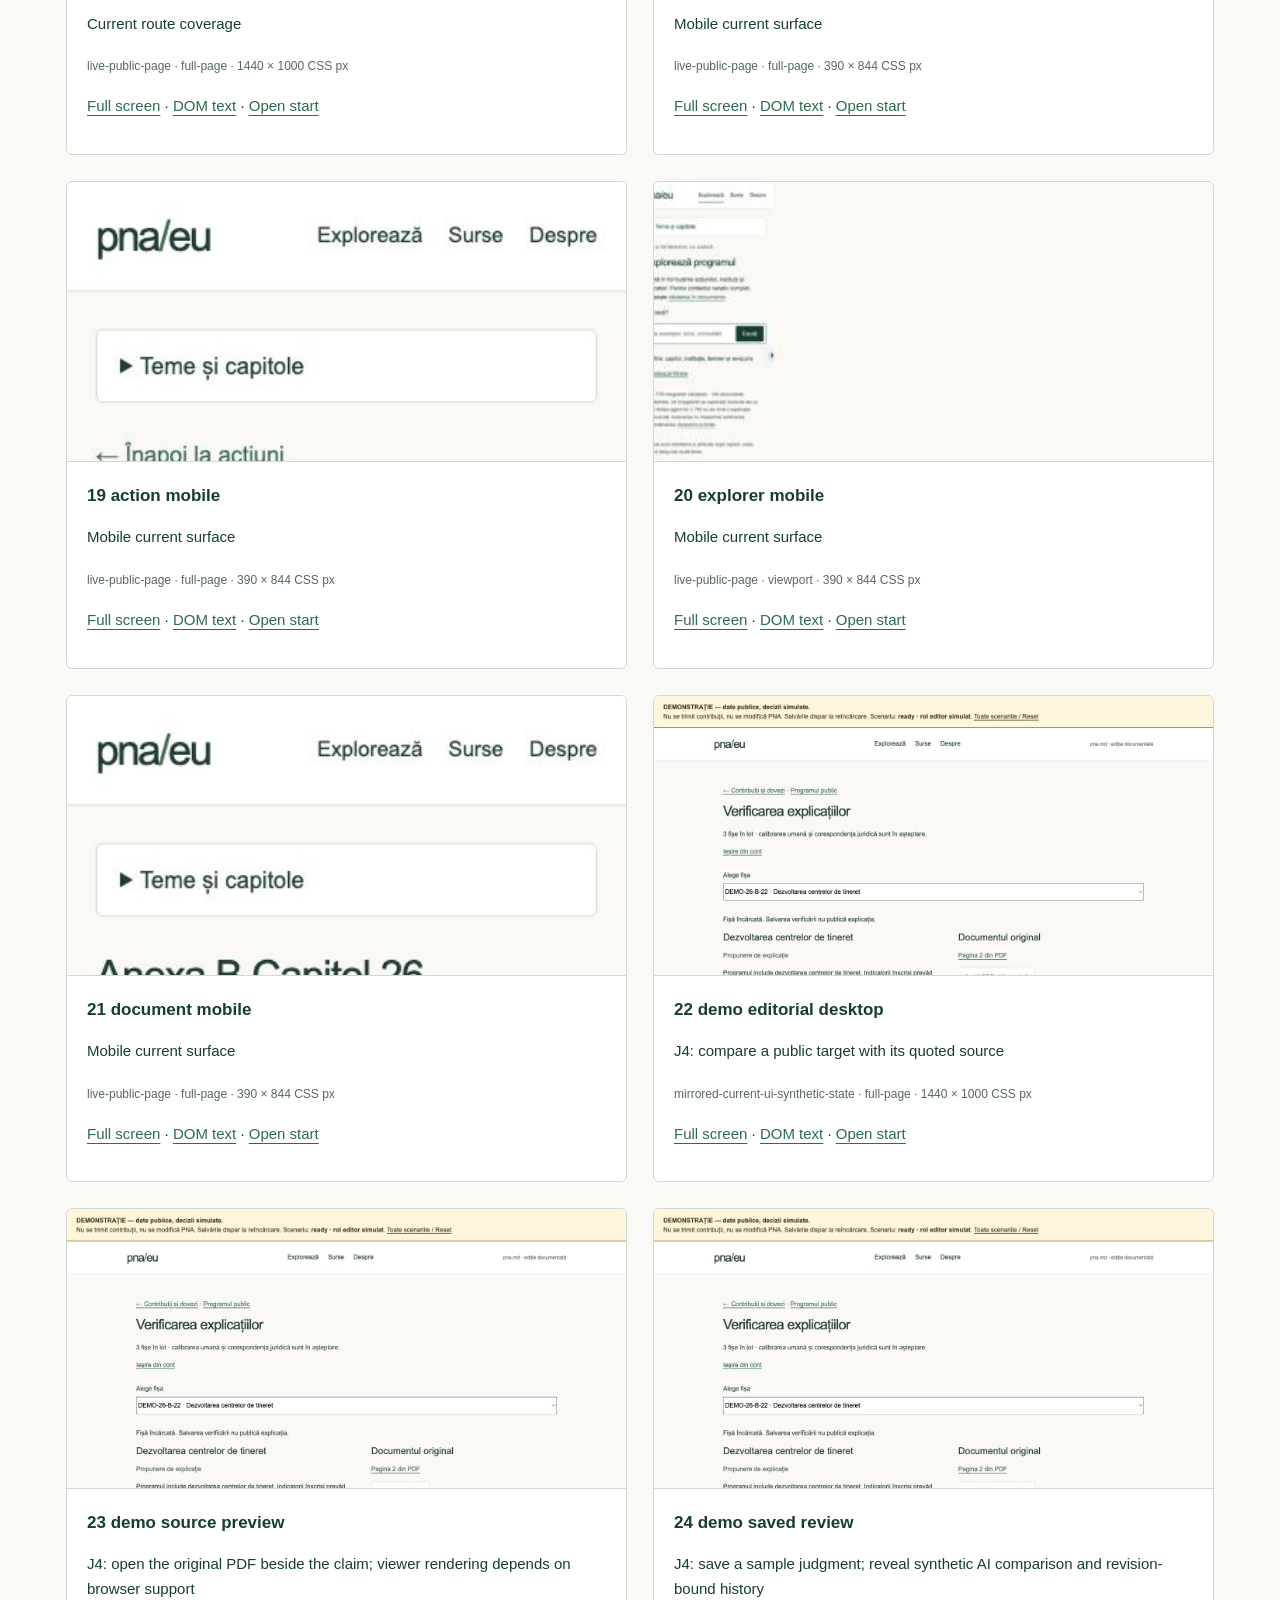
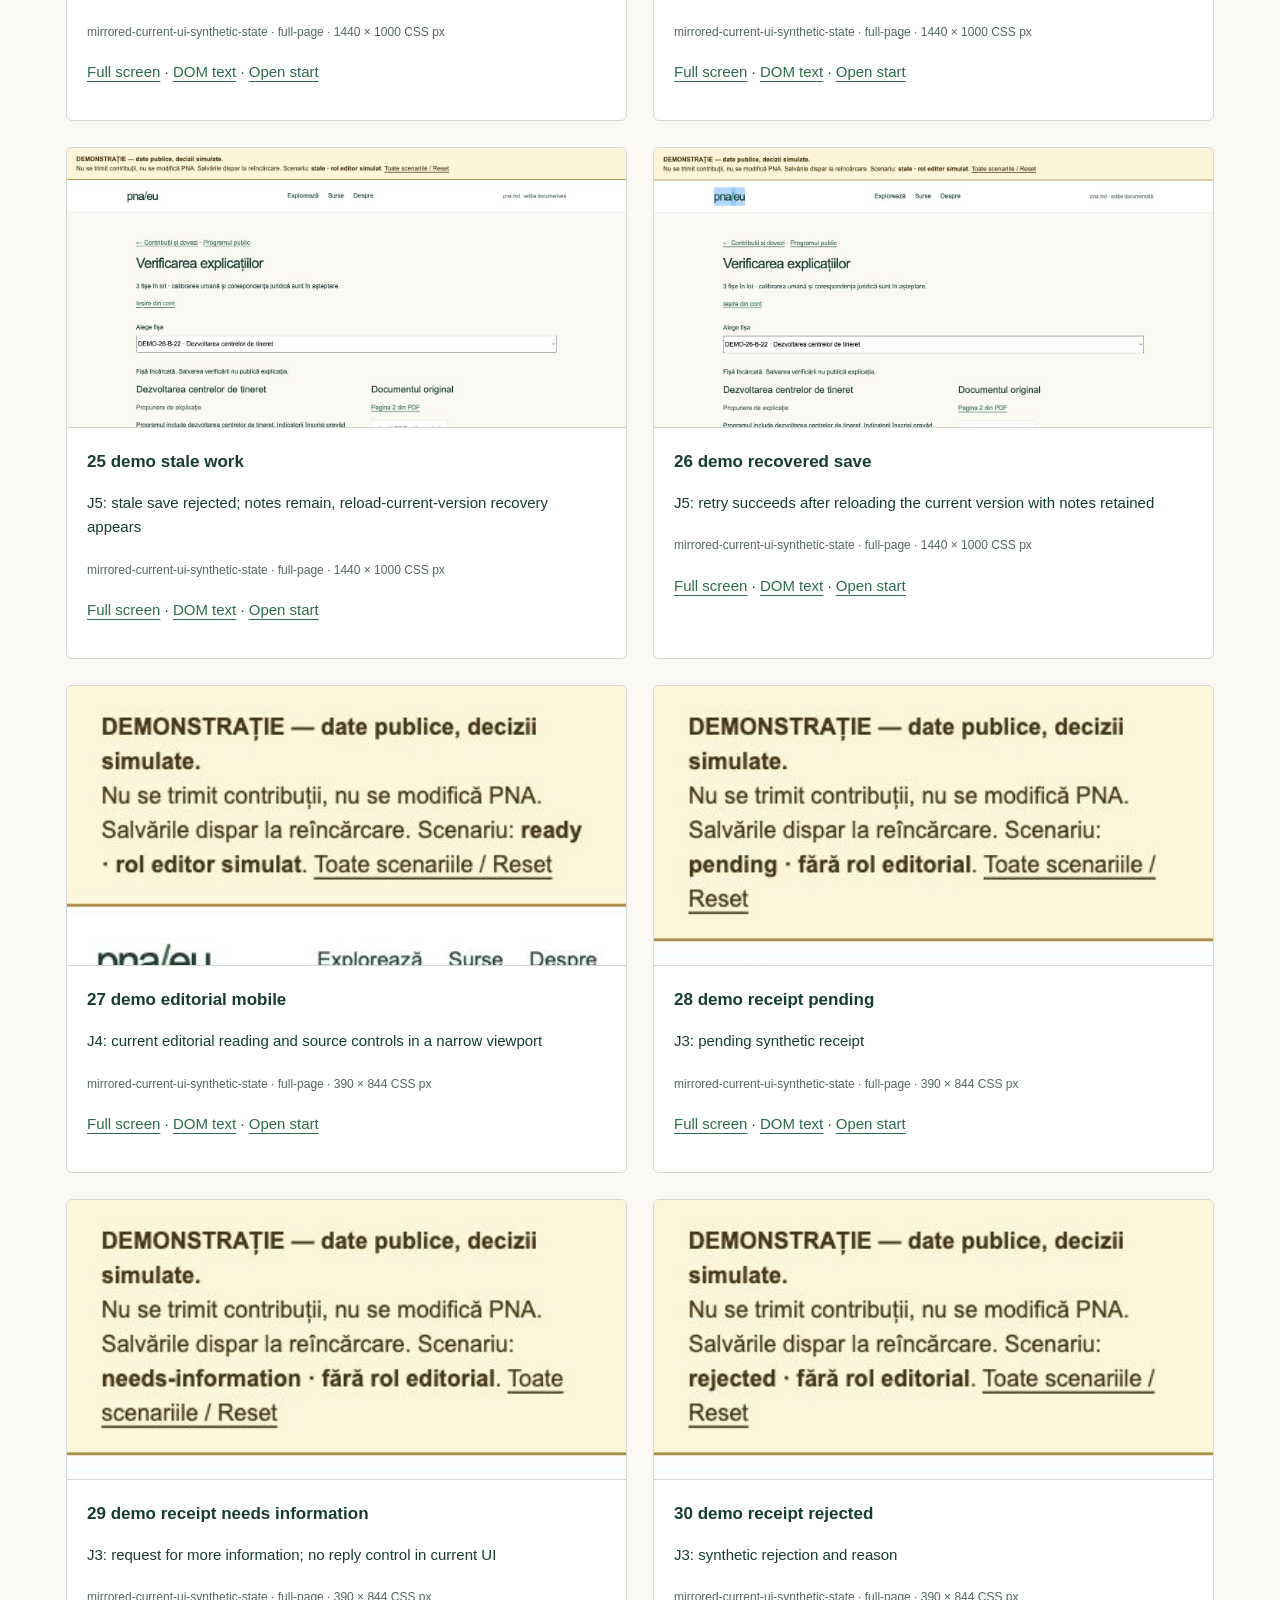
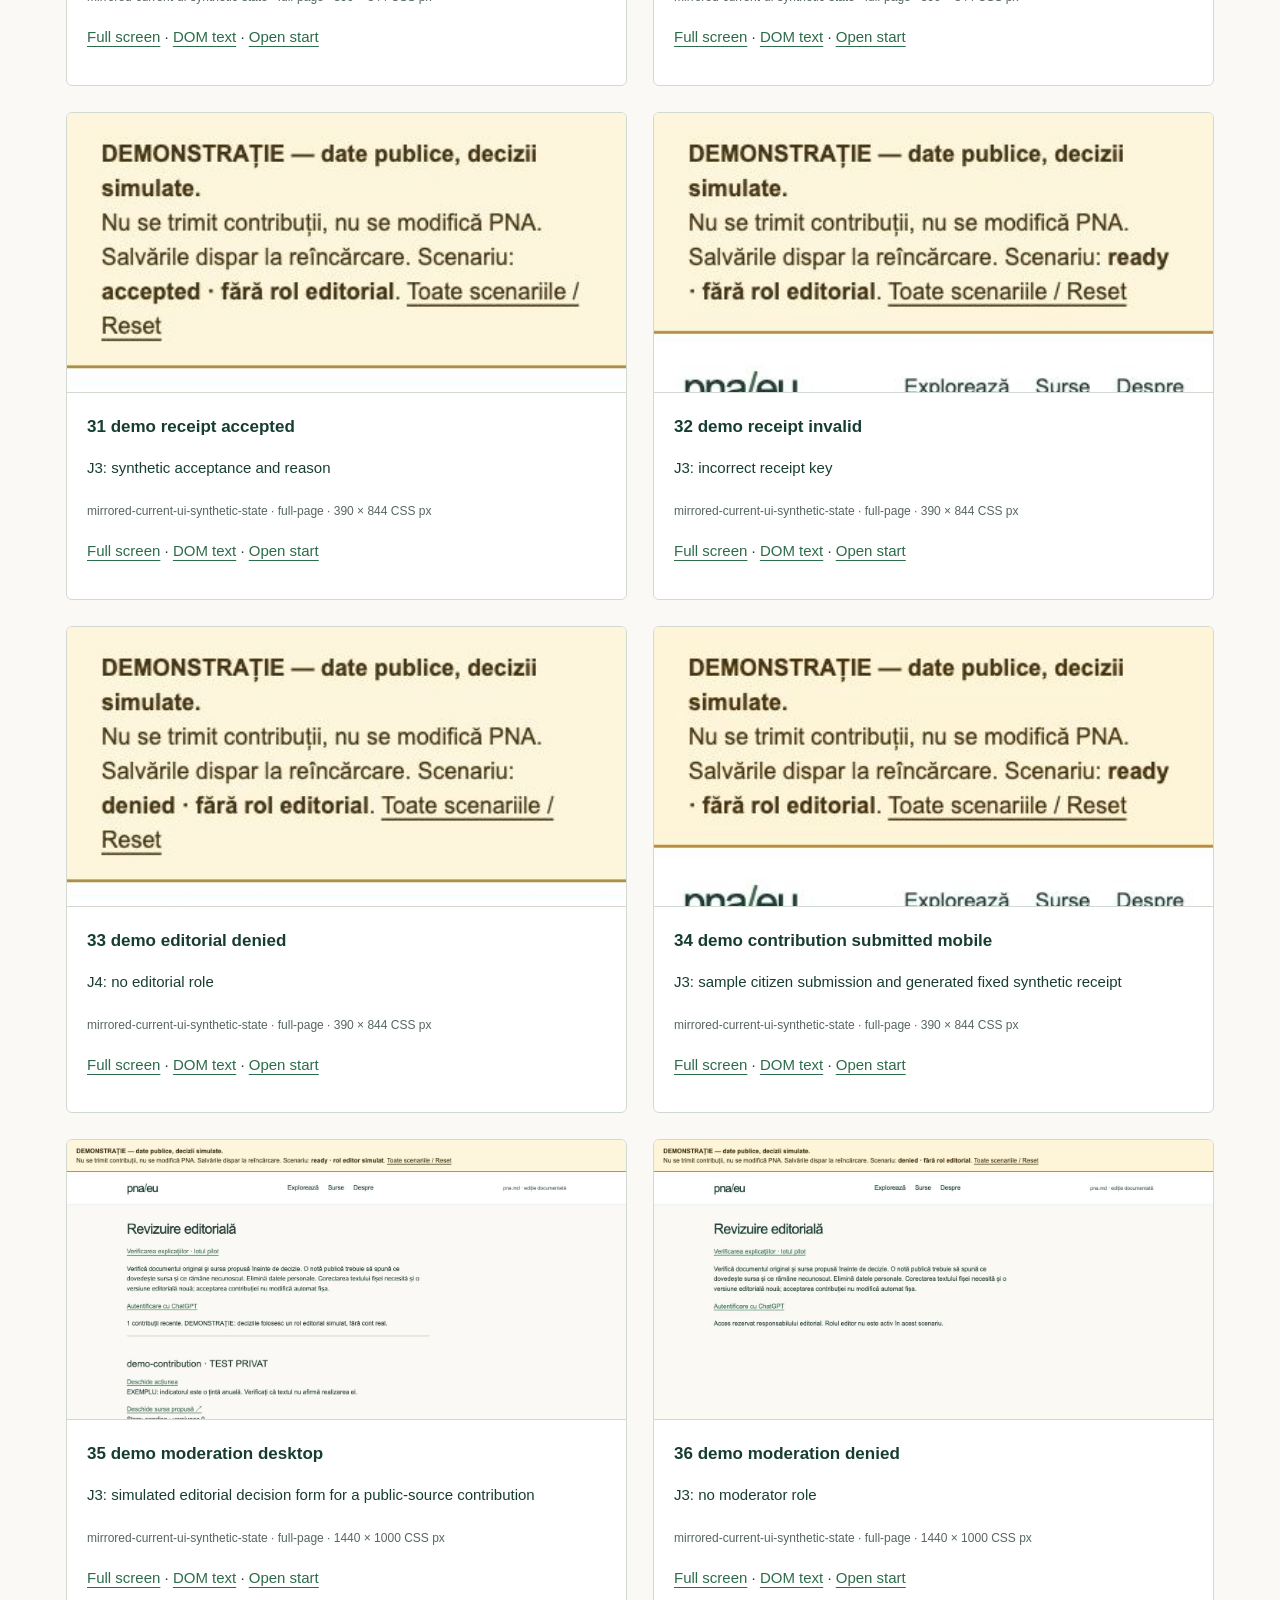
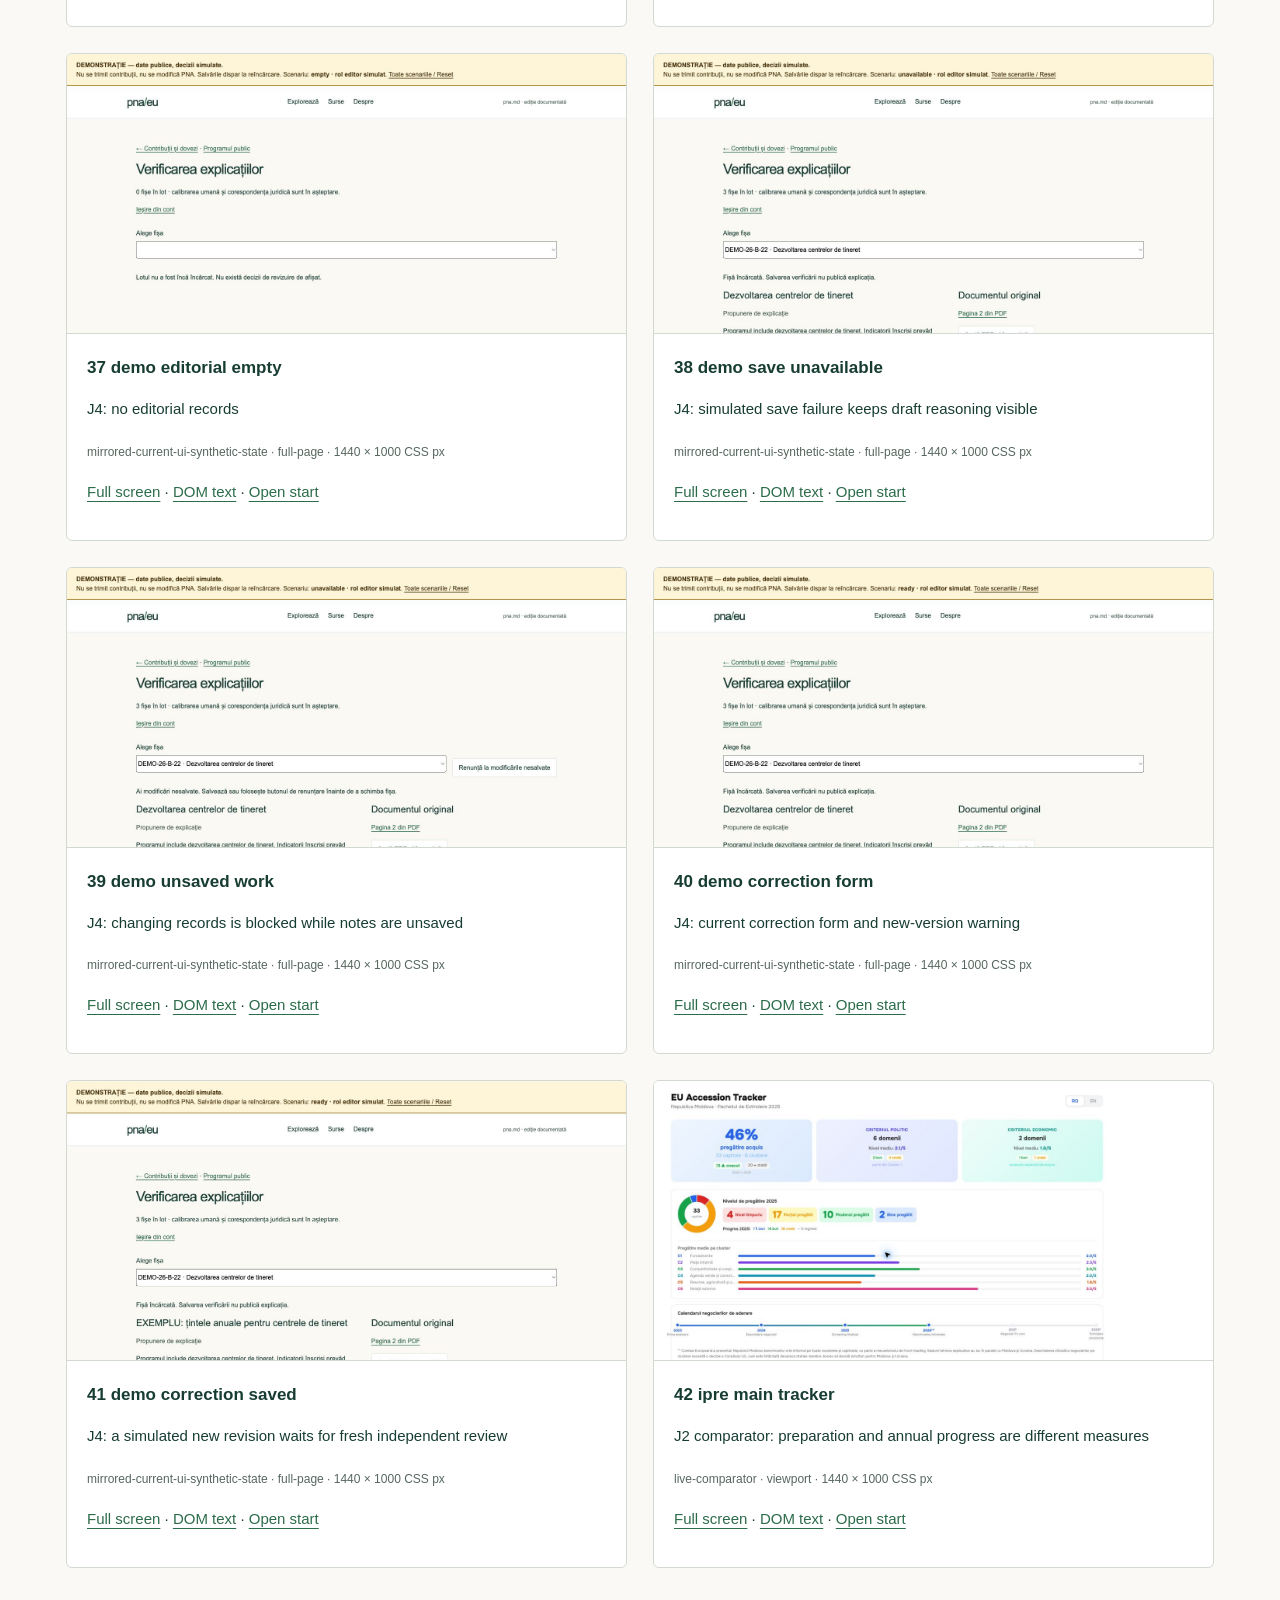
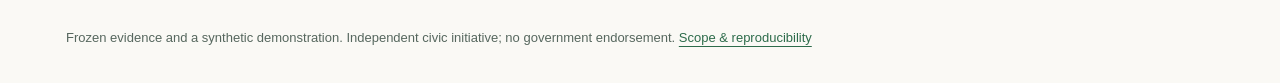
<file: screens.html>
<!doctype html><html lang="en"><head><meta charset="utf-8"><meta name="viewport" content="width=device-width,initial-scale=1"><meta name="robots" content="noindex,nofollow"><title>Frozen screen library · PNA design review</title><link rel="stylesheet" href="pack.css"></head><body><a class="skip" href="#main">Skip to content</a><header><a class="brand" href="index.html">pna<span>/</span>eu</a><span>Public design review · 15 September 2026</span><a href="https://pna.md/">Current product ↗</a></header><main id="main"><h1>See the current product.</h1><p>42 saved states across route families and workflows. Each image has a DOM snapshot, capture URL and actual viewport. A start link may require the steps in the <a href="WORKFLOW-COVERAGE.html">replay guide</a> to reach a saved or error state.</p><p>These are observations and labeled demonstrations. Tracking, authority response and following remain proposed.</p><div class="gallery"><figure id="01-home-desktop"><a href="screens/01-home-desktop.png"><img loading="lazy" src="screens/01-home-desktop.png" alt="J1"></a><figcaption><strong>01 home desktop</strong><p>J1</p><small>live-public-page · full-page · 1440 × 1000 CSS px</small><p><a href="screens/01-home-desktop.png">Full screen</a> · <a href="screens/01-home-desktop.txt">DOM text</a> · <a href="https://pna.md/">Open start</a></p></figcaption></figure><figure id="02-action-desktop"><a href="screens/02-action-desktop.png"><img loading="lazy" src="screens/02-action-desktop.png" alt="J1"></a><figcaption><strong>02 action desktop</strong><p>J1</p><small>live-public-page · full-page · 1440 × 1000 CSS px</small><p><a href="screens/02-action-desktop.png">Full screen</a> · <a href="screens/02-action-desktop.txt">DOM text</a> · <a href="https://pna.md/actiune/26-b-22-2026-09-10/">Open start</a></p></figcaption></figure><figure id="03-indicator-evidence-desktop"><a href="screens/03-indicator-evidence-desktop.png"><img loading="lazy" src="screens/03-indicator-evidence-desktop.png" alt="J1"></a><figcaption><strong>03 indicator evidence desktop</strong><p>J1</p><small>live-public-page · full-page · 1440 × 1000 CSS px</small><p><a href="screens/03-indicator-evidence-desktop.png">Full screen</a> · <a href="screens/03-indicator-evidence-desktop.txt">DOM text</a> · <a href="https://pna.md/actiune/26-b-22-2026-09-10/">Open start</a></p></figcaption></figure><figure id="04-ipre-recommendations"><a href="screens/04-ipre-recommendations.png"><img loading="lazy" src="screens/04-ipre-recommendations.png" alt="J2"></a><figcaption><strong>04 ipre recommendations</strong><p>J2</p><small>live-comparator · full-page · 1440 × 1000 CSS px</small><p><a href="screens/04-ipre-recommendations.png">Full screen</a> · <a href="screens/04-ipre-recommendations.txt">DOM text</a> · <a href="https://ipre.md/eu-tracker/ipre_eu_recs_2026.html">Open start</a></p></figcaption></figure><figure id="05-explorer-filtered"><a href="screens/05-explorer-filtered.png"><img loading="lazy" src="screens/05-explorer-filtered.png" alt="J1"></a><figcaption><strong>05 explorer filtered</strong><p>J1</p><small>live-public-page · full-page · 1440 × 1000 CSS px</small><p><a href="screens/05-explorer-filtered.png">Full screen</a> · <a href="screens/05-explorer-filtered.txt">DOM text</a> · <a href="https://pna.md/exploreaza/?tema=educatie">Open start</a></p></figcaption></figure><figure id="06-explorer-empty"><a href="screens/06-explorer-empty.png"><img loading="lazy" src="screens/06-explorer-empty.png" alt="J1 recovery"></a><figcaption><strong>06 explorer empty</strong><p>J1 recovery</p><small>live-public-page · full-page · 1440 × 1000 CSS px</small><p><a href="screens/06-explorer-empty.png">Full screen</a> · <a href="screens/06-explorer-empty.txt">DOM text</a> · <a href="https://pna.md/exploreaza/?q=zzzxqv&amp;tema=educatie">Open start</a></p></figcaption></figure><figure id="07-chapters"><a href="screens/07-chapters.png"><img loading="lazy" src="screens/07-chapters.png" alt="Current route coverage"></a><figcaption><strong>07 chapters</strong><p>Current route coverage</p><small>live-public-page · full-page · 1440 × 1000 CSS px</small><p><a href="screens/07-chapters.png">Full screen</a> · <a href="screens/07-chapters.txt">DOM text</a> · <a href="https://pna.md/capitole/">Open start</a></p></figcaption></figure><figure id="08-chapter"><a href="screens/08-chapter.png"><img loading="lazy" src="screens/08-chapter.png" alt="Current route coverage"></a><figcaption><strong>08 chapter</strong><p>Current route coverage</p><small>live-public-page · viewport · 1440 × 1000 CSS px</small><p><a href="screens/08-chapter.png">Full screen</a> · <a href="screens/08-chapter.txt">DOM text</a> · <a href="https://pna.md/capitol/26/">Open start</a></p></figcaption></figure><figure id="09-sources"><a href="screens/09-sources.png"><img loading="lazy" src="screens/09-sources.png" alt="Current route coverage"></a><figcaption><strong>09 sources</strong><p>Current route coverage</p><small>live-public-page · viewport · 1440 × 1000 CSS px</small><p><a href="screens/09-sources.png">Full screen</a> · <a href="screens/09-sources.txt">DOM text</a> · <a href="https://pna.md/surse/">Open start</a></p></figcaption></figure><figure id="10-document"><a href="screens/10-document.png"><img loading="lazy" src="screens/10-document.png" alt="Current route coverage"></a><figcaption><strong>10 document</strong><p>Current route coverage</p><small>live-public-page · full-page · 1440 × 1000 CSS px</small><p><a href="screens/10-document.png">Full screen</a> · <a href="screens/10-document.txt">DOM text</a> · <a href="https://pna.md/document/26-b/">Open start</a></p></figcaption></figure><figure id="11-history"><a href="screens/11-history.png"><img loading="lazy" src="screens/11-history.png" alt="Current route coverage"></a><figcaption><strong>11 history</strong><p>Current route coverage</p><small>live-public-page · full-page · 1440 × 1000 CSS px</small><p><a href="screens/11-history.png">Full screen</a> · <a href="screens/11-history.txt">DOM text</a> · <a href="https://pna.md/istoric/">Open start</a></p></figcaption></figure><figure id="12-methodology"><a href="screens/12-methodology.png"><img loading="lazy" src="screens/12-methodology.png" alt="Current route coverage"></a><figcaption><strong>12 methodology</strong><p>Current route coverage</p><small>live-public-page · full-page · 1440 × 1000 CSS px</small><p><a href="screens/12-methodology.png">Full screen</a> · <a href="screens/12-methodology.txt">DOM text</a> · <a href="https://pna.md/despre/">Open start</a></p></figcaption></figure><figure id="13-human-test-protocol"><a href="screens/13-human-test-protocol.png"><img loading="lazy" src="screens/13-human-test-protocol.png" alt="Current route coverage"></a><figcaption><strong>13 human test protocol</strong><p>Current route coverage</p><small>live-public-page · full-page · 1440 × 1000 CSS px</small><p><a href="screens/13-human-test-protocol.png">Full screen</a> · <a href="screens/13-human-test-protocol.txt">DOM text</a> · <a href="https://pna.md/testare/">Open start</a></p></figcaption></figure><figure id="14-receipt-missing"><a href="screens/14-receipt-missing.png"><img loading="lazy" src="screens/14-receipt-missing.png" alt="Current route coverage"></a><figcaption><strong>14 receipt missing</strong><p>Current route coverage</p><small>live-public-page · full-page · 1440 × 1000 CSS px</small><p><a href="screens/14-receipt-missing.png">Full screen</a> · <a href="screens/14-receipt-missing.txt">DOM text</a> · <a href="https://pna.md/recipisa/">Open start</a></p></figcaption></figure><figure id="15-unreviewed-action"><a href="screens/15-unreviewed-action.png"><img loading="lazy" src="screens/15-unreviewed-action.png" alt="Current route coverage"></a><figcaption><strong>15 unreviewed action</strong><p>Current route coverage</p><small>live-public-page · full-page · 1440 × 1000 CSS px</small><p><a href="screens/15-unreviewed-action.png">Full screen</a> · <a href="screens/15-unreviewed-action.txt">DOM text</a> · <a href="https://pna.md/actiune/5-a-2-2026-09-10/">Open start</a></p></figcaption></figure><figure id="16-source-conflict"><a href="screens/16-source-conflict.png"><img loading="lazy" src="screens/16-source-conflict.png" alt="Current route coverage"></a><figcaption><strong>16 source conflict</strong><p>Current route coverage</p><small>live-public-page · full-page · 1440 × 1000 CSS px</small><p><a href="screens/16-source-conflict.png">Full screen</a> · <a href="screens/16-source-conflict.txt">DOM text</a> · <a href="https://pna.md/actiune/27-b-9-2026-09-10/">Open start</a></p></figcaption></figure><figure id="17-archive"><a href="screens/17-archive.png"><img loading="lazy" src="screens/17-archive.png" alt="Current route coverage"></a><figcaption><strong>17 archive</strong><p>Current route coverage</p><small>live-public-page · full-page · 1440 × 1000 CSS px</small><p><a href="screens/17-archive.png">Full screen</a> · <a href="screens/17-archive.txt">DOM text</a> · <a href="https://pna.md/editii/v0.1/actiune/27-b-9-2026-09-10/">Open start</a></p></figcaption></figure><figure id="18-home-mobile"><a href="screens/18-home-mobile.png"><img loading="lazy" src="screens/18-home-mobile.png" alt="Mobile current surface"></a><figcaption><strong>18 home mobile</strong><p>Mobile current surface</p><small>live-public-page · full-page · 390 × 844 CSS px</small><p><a href="screens/18-home-mobile.png">Full screen</a> · <a href="screens/18-home-mobile.txt">DOM text</a> · <a href="https://pna.md/">Open start</a></p></figcaption></figure><figure id="19-action-mobile"><a href="screens/19-action-mobile.png"><img loading="lazy" src="screens/19-action-mobile.png" alt="Mobile current surface"></a><figcaption><strong>19 action mobile</strong><p>Mobile current surface</p><small>live-public-page · full-page · 390 × 844 CSS px</small><p><a href="screens/19-action-mobile.png">Full screen</a> · <a href="screens/19-action-mobile.txt">DOM text</a> · <a href="https://pna.md/actiune/26-b-22-2026-09-10/">Open start</a></p></figcaption></figure><figure id="20-explorer-mobile"><a href="screens/20-explorer-mobile.png"><img loading="lazy" src="screens/20-explorer-mobile.png" alt="Mobile current surface"></a><figcaption><strong>20 explorer mobile</strong><p>Mobile current surface</p><small>live-public-page · viewport · 390 × 844 CSS px</small><p><a href="screens/20-explorer-mobile.png">Full screen</a> · <a href="screens/20-explorer-mobile.txt">DOM text</a> · <a href="https://pna.md/exploreaza/?q=tineret">Open start</a></p></figcaption></figure><figure id="21-document-mobile"><a href="screens/21-document-mobile.png"><img loading="lazy" src="screens/21-document-mobile.png" alt="Mobile current surface"></a><figcaption><strong>21 document mobile</strong><p>Mobile current surface</p><small>live-public-page · full-page · 390 × 844 CSS px</small><p><a href="screens/21-document-mobile.png">Full screen</a> · <a href="screens/21-document-mobile.txt">DOM text</a> · <a href="https://pna.md/document/26-b/">Open start</a></p></figcaption></figure><figure id="22-demo-editorial-desktop"><a href="screens/22-demo-editorial-desktop.png"><img loading="lazy" src="screens/22-demo-editorial-desktop.png" alt="J4: compare a public target with its quoted source"></a><figcaption><strong>22 demo editorial desktop</strong><p>J4: compare a public target with its quoted source</p><small>mirrored-current-ui-synthetic-state · full-page · 1440 × 1000 CSS px</small><p><a href="screens/22-demo-editorial-desktop.png">Full screen</a> · <a href="screens/22-demo-editorial-desktop.txt">DOM text</a> · <a href="https://pna.md/design-review/2026-09-15/demo/editorial.html#demo-26-b-22-2026-09-10">Open start</a></p></figcaption></figure><figure id="23-demo-source-preview"><a href="screens/23-demo-source-preview.png"><img loading="lazy" src="screens/23-demo-source-preview.png" alt="J4: open the original PDF beside the claim; viewer rendering depends on browser support"></a><figcaption><strong>23 demo source preview</strong><p>J4: open the original PDF beside the claim; viewer rendering depends on browser support</p><small>mirrored-current-ui-synthetic-state · full-page · 1440 × 1000 CSS px</small><p><a href="screens/23-demo-source-preview.png">Full screen</a> · <a href="screens/23-demo-source-preview.txt">DOM text</a> · <a href="https://pna.md/design-review/2026-09-15/demo/editorial.html#demo-26-b-22-2026-09-10">Open start</a></p></figcaption></figure><figure id="24-demo-saved-review"><a href="screens/24-demo-saved-review.png"><img loading="lazy" src="screens/24-demo-saved-review.png" alt="J4: save a sample judgment; reveal synthetic AI comparison and revision-bound history"></a><figcaption><strong>24 demo saved review</strong><p>J4: save a sample judgment; reveal synthetic AI comparison and revision-bound history</p><small>mirrored-current-ui-synthetic-state · full-page · 1440 × 1000 CSS px</small><p><a href="screens/24-demo-saved-review.png">Full screen</a> · <a href="screens/24-demo-saved-review.txt">DOM text</a> · <a href="https://pna.md/design-review/2026-09-15/demo/editorial.html#demo-26-b-22-2026-09-10">Open start</a></p></figcaption></figure><figure id="25-demo-stale-work"><a href="screens/25-demo-stale-work.png"><img loading="lazy" src="screens/25-demo-stale-work.png" alt="J5: stale save rejected; notes remain, reload-current-version recovery appears"></a><figcaption><strong>25 demo stale work</strong><p>J5: stale save rejected; notes remain, reload-current-version recovery appears</p><small>mirrored-current-ui-synthetic-state · full-page · 1440 × 1000 CSS px</small><p><a href="screens/25-demo-stale-work.png">Full screen</a> · <a href="screens/25-demo-stale-work.txt">DOM text</a> · <a href="https://pna.md/design-review/2026-09-15/demo/editorial.html?state=stale#demo-26-b-22-2026-09-10">Open start</a></p></figcaption></figure><figure id="26-demo-recovered-save"><a href="screens/26-demo-recovered-save.png"><img loading="lazy" src="screens/26-demo-recovered-save.png" alt="J5: retry succeeds after reloading the current version with notes retained"></a><figcaption><strong>26 demo recovered save</strong><p>J5: retry succeeds after reloading the current version with notes retained</p><small>mirrored-current-ui-synthetic-state · full-page · 1440 × 1000 CSS px</small><p><a href="screens/26-demo-recovered-save.png">Full screen</a> · <a href="screens/26-demo-recovered-save.txt">DOM text</a> · <a href="https://pna.md/design-review/2026-09-15/demo/editorial.html?state=stale#demo-26-b-22-2026-09-10">Open start</a></p></figcaption></figure><figure id="27-demo-editorial-mobile"><a href="screens/27-demo-editorial-mobile.png"><img loading="lazy" src="screens/27-demo-editorial-mobile.png" alt="J4: current editorial reading and source controls in a narrow viewport"></a><figcaption><strong>27 demo editorial mobile</strong><p>J4: current editorial reading and source controls in a narrow viewport</p><small>mirrored-current-ui-synthetic-state · full-page · 390 × 844 CSS px</small><p><a href="screens/27-demo-editorial-mobile.png">Full screen</a> · <a href="screens/27-demo-editorial-mobile.txt">DOM text</a> · <a href="https://pna.md/design-review/2026-09-15/demo/editorial.html#demo-26-b-22-2026-09-10">Open start</a></p></figcaption></figure><figure id="28-demo-receipt-pending"><a href="screens/28-demo-receipt-pending.png"><img loading="lazy" src="screens/28-demo-receipt-pending.png" alt="J3: pending synthetic receipt"></a><figcaption><strong>28 demo receipt pending</strong><p>J3: pending synthetic receipt</p><small>mirrored-current-ui-synthetic-state · full-page · 390 × 844 CSS px</small><p><a href="screens/28-demo-receipt-pending.png">Full screen</a> · <a href="screens/28-demo-receipt-pending.txt">DOM text</a> · <a href="https://pna.md/design-review/2026-09-15/demo/receipt.html?state=pending#id=demo-contribution&amp;token=demo-key-public-example">Open start</a></p></figcaption></figure><figure id="29-demo-receipt-needs-information"><a href="screens/29-demo-receipt-needs-information.png"><img loading="lazy" src="screens/29-demo-receipt-needs-information.png" alt="J3: request for more information; no reply control in current UI"></a><figcaption><strong>29 demo receipt needs information</strong><p>J3: request for more information; no reply control in current UI</p><small>mirrored-current-ui-synthetic-state · full-page · 390 × 844 CSS px</small><p><a href="screens/29-demo-receipt-needs-information.png">Full screen</a> · <a href="screens/29-demo-receipt-needs-information.txt">DOM text</a> · <a href="https://pna.md/design-review/2026-09-15/demo/receipt.html?state=needs-information#id=demo-contribution&amp;token=demo-key-public-example">Open start</a></p></figcaption></figure><figure id="30-demo-receipt-rejected"><a href="screens/30-demo-receipt-rejected.png"><img loading="lazy" src="screens/30-demo-receipt-rejected.png" alt="J3: synthetic rejection and reason"></a><figcaption><strong>30 demo receipt rejected</strong><p>J3: synthetic rejection and reason</p><small>mirrored-current-ui-synthetic-state · full-page · 390 × 844 CSS px</small><p><a href="screens/30-demo-receipt-rejected.png">Full screen</a> · <a href="screens/30-demo-receipt-rejected.txt">DOM text</a> · <a href="https://pna.md/design-review/2026-09-15/demo/receipt.html?state=rejected#id=demo-contribution&amp;token=demo-key-public-example">Open start</a></p></figcaption></figure><figure id="31-demo-receipt-accepted"><a href="screens/31-demo-receipt-accepted.png"><img loading="lazy" src="screens/31-demo-receipt-accepted.png" alt="J3: synthetic acceptance and reason"></a><figcaption><strong>31 demo receipt accepted</strong><p>J3: synthetic acceptance and reason</p><small>mirrored-current-ui-synthetic-state · full-page · 390 × 844 CSS px</small><p><a href="screens/31-demo-receipt-accepted.png">Full screen</a> · <a href="screens/31-demo-receipt-accepted.txt">DOM text</a> · <a href="https://pna.md/design-review/2026-09-15/demo/receipt.html?state=accepted#id=demo-contribution&amp;token=demo-key-public-example">Open start</a></p></figcaption></figure><figure id="32-demo-receipt-invalid"><a href="screens/32-demo-receipt-invalid.png"><img loading="lazy" src="screens/32-demo-receipt-invalid.png" alt="J3: incorrect receipt key"></a><figcaption><strong>32 demo receipt invalid</strong><p>J3: incorrect receipt key</p><small>mirrored-current-ui-synthetic-state · full-page · 390 × 844 CSS px</small><p><a href="screens/32-demo-receipt-invalid.png">Full screen</a> · <a href="screens/32-demo-receipt-invalid.txt">DOM text</a> · <a href="https://pna.md/design-review/2026-09-15/demo/receipt.html#id=demo-contribution&amp;token=wrong">Open start</a></p></figcaption></figure><figure id="33-demo-editorial-denied"><a href="screens/33-demo-editorial-denied.png"><img loading="lazy" src="screens/33-demo-editorial-denied.png" alt="J4: no editorial role"></a><figcaption><strong>33 demo editorial denied</strong><p>J4: no editorial role</p><small>mirrored-current-ui-synthetic-state · full-page · 390 × 844 CSS px</small><p><a href="screens/33-demo-editorial-denied.png">Full screen</a> · <a href="screens/33-demo-editorial-denied.txt">DOM text</a> · <a href="https://pna.md/design-review/2026-09-15/demo/editorial.html?state=denied">Open start</a></p></figcaption></figure><figure id="34-demo-contribution-submitted-mobile"><a href="screens/34-demo-contribution-submitted-mobile.png"><img loading="lazy" src="screens/34-demo-contribution-submitted-mobile.png" alt="J3: sample citizen submission and generated fixed synthetic receipt"></a><figcaption><strong>34 demo contribution submitted mobile</strong><p>J3: sample citizen submission and generated fixed synthetic receipt</p><small>mirrored-current-ui-synthetic-state · full-page · 390 × 844 CSS px</small><p><a href="screens/34-demo-contribution-submitted-mobile.png">Full screen</a> · <a href="screens/34-demo-contribution-submitted-mobile.txt">DOM text</a> · <a href="https://pna.md/design-review/2026-09-15/demo/action.html">Open start</a></p></figcaption></figure><figure id="35-demo-moderation-desktop"><a href="screens/35-demo-moderation-desktop.png"><img loading="lazy" src="screens/35-demo-moderation-desktop.png" alt="J3: simulated editorial decision form for a public-source contribution"></a><figcaption><strong>35 demo moderation desktop</strong><p>J3: simulated editorial decision form for a public-source contribution</p><small>mirrored-current-ui-synthetic-state · full-page · 1440 × 1000 CSS px</small><p><a href="screens/35-demo-moderation-desktop.png">Full screen</a> · <a href="screens/35-demo-moderation-desktop.txt">DOM text</a> · <a href="https://pna.md/design-review/2026-09-15/demo/moderation.html">Open start</a></p></figcaption></figure><figure id="36-demo-moderation-denied"><a href="screens/36-demo-moderation-denied.png"><img loading="lazy" src="screens/36-demo-moderation-denied.png" alt="J3: no moderator role"></a><figcaption><strong>36 demo moderation denied</strong><p>J3: no moderator role</p><small>mirrored-current-ui-synthetic-state · full-page · 1440 × 1000 CSS px</small><p><a href="screens/36-demo-moderation-denied.png">Full screen</a> · <a href="screens/36-demo-moderation-denied.txt">DOM text</a> · <a href="https://pna.md/design-review/2026-09-15/demo/moderation.html?state=denied">Open start</a></p></figcaption></figure><figure id="37-demo-editorial-empty"><a href="screens/37-demo-editorial-empty.png"><img loading="lazy" src="screens/37-demo-editorial-empty.png" alt="J4: no editorial records"></a><figcaption><strong>37 demo editorial empty</strong><p>J4: no editorial records</p><small>mirrored-current-ui-synthetic-state · full-page · 1440 × 1000 CSS px</small><p><a href="screens/37-demo-editorial-empty.png">Full screen</a> · <a href="screens/37-demo-editorial-empty.txt">DOM text</a> · <a href="https://pna.md/design-review/2026-09-15/demo/editorial.html?state=empty">Open start</a></p></figcaption></figure><figure id="38-demo-save-unavailable"><a href="screens/38-demo-save-unavailable.png"><img loading="lazy" src="screens/38-demo-save-unavailable.png" alt="J4: simulated save failure keeps draft reasoning visible"></a><figcaption><strong>38 demo save unavailable</strong><p>J4: simulated save failure keeps draft reasoning visible</p><small>mirrored-current-ui-synthetic-state · full-page · 1440 × 1000 CSS px</small><p><a href="screens/38-demo-save-unavailable.png">Full screen</a> · <a href="screens/38-demo-save-unavailable.txt">DOM text</a> · <a href="https://pna.md/design-review/2026-09-15/demo/editorial.html?state=unavailable#demo-26-b-22-2026-09-10">Open start</a></p></figcaption></figure><figure id="39-demo-unsaved-work"><a href="screens/39-demo-unsaved-work.png"><img loading="lazy" src="screens/39-demo-unsaved-work.png" alt="J4: changing records is blocked while notes are unsaved"></a><figcaption><strong>39 demo unsaved work</strong><p>J4: changing records is blocked while notes are unsaved</p><small>mirrored-current-ui-synthetic-state · full-page · 1440 × 1000 CSS px</small><p><a href="screens/39-demo-unsaved-work.png">Full screen</a> · <a href="screens/39-demo-unsaved-work.txt">DOM text</a> · <a href="https://pna.md/design-review/2026-09-15/demo/editorial.html?state=unavailable#demo-26-b-22-2026-09-10">Open start</a></p></figcaption></figure><figure id="40-demo-correction-form"><a href="screens/40-demo-correction-form.png"><img loading="lazy" src="screens/40-demo-correction-form.png" alt="J4: current correction form and new-version warning"></a><figcaption><strong>40 demo correction form</strong><p>J4: current correction form and new-version warning</p><small>mirrored-current-ui-synthetic-state · full-page · 1440 × 1000 CSS px</small><p><a href="screens/40-demo-correction-form.png">Full screen</a> · <a href="screens/40-demo-correction-form.txt">DOM text</a> · <a href="https://pna.md/design-review/2026-09-15/demo/editorial.html#demo-26-b-22-2026-09-10">Open start</a></p></figcaption></figure><figure id="41-demo-correction-saved"><a href="screens/41-demo-correction-saved.png"><img loading="lazy" src="screens/41-demo-correction-saved.png" alt="J4: a simulated new revision waits for fresh independent review"></a><figcaption><strong>41 demo correction saved</strong><p>J4: a simulated new revision waits for fresh independent review</p><small>mirrored-current-ui-synthetic-state · full-page · 1440 × 1000 CSS px</small><p><a href="screens/41-demo-correction-saved.png">Full screen</a> · <a href="screens/41-demo-correction-saved.txt">DOM text</a> · <a href="https://pna.md/design-review/2026-09-15/demo/editorial.html#demo-26-b-22-2026-09-10">Open start</a></p></figcaption></figure><figure id="42-ipre-main-tracker"><a href="screens/42-ipre-main-tracker.png"><img loading="lazy" src="screens/42-ipre-main-tracker.png" alt="J2 comparator: preparation and annual progress are different measures"></a><figcaption><strong>42 ipre main tracker</strong><p>J2 comparator: preparation and annual progress are different measures</p><small>live-comparator · viewport · 1440 × 1000 CSS px</small><p><a href="screens/42-ipre-main-tracker.png">Full screen</a> · <a href="screens/42-ipre-main-tracker.txt">DOM text</a> · <a href="https://ipre.md/eu-tracker/ipre_eu_tracker.html">Open start</a></p></figcaption></figure></div></main><footer>Frozen evidence and a synthetic demonstration. Independent civic initiative; no government endorsement. <a href="README.html">Scope &amp; reproducibility</a></footer></body></html>
</file>
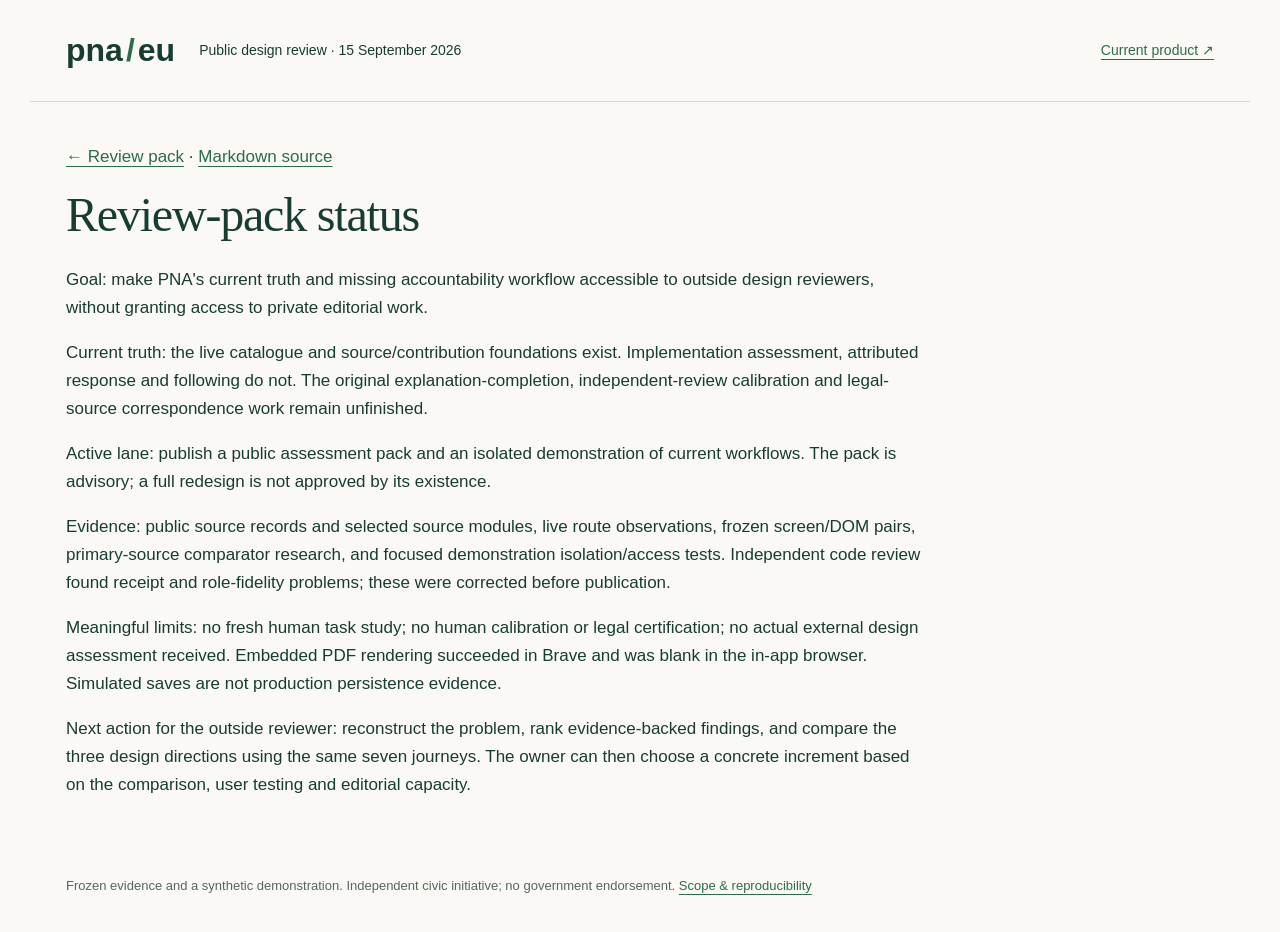
<file: STATUS.html>
<!doctype html><html lang="en"><head><meta charset="utf-8"><meta name="viewport" content="width=device-width,initial-scale=1"><meta name="robots" content="noindex,nofollow"><title>STATUS · PNA design review</title><link rel="stylesheet" href="pack.css"></head><body><a class="skip" href="#main">Skip to content</a><header><a class="brand" href="index.html">pna<span>/</span>eu</a><span>Public design review · 15 September 2026</span><a href="https://pna.md/">Current product ↗</a></header><main id="main"><p><a href="index.html">← Review pack</a> · <a href="STATUS.md">Markdown source</a></p><article><h1>Review-pack status</h1>
<p>Goal: make PNA&#x27;s current truth and missing accountability workflow accessible to outside design reviewers, without granting access to private editorial work.</p>
<p>Current truth: the live catalogue and source/contribution foundations exist. Implementation assessment, attributed response and following do not. The original explanation-completion, independent-review calibration and legal-source correspondence work remain unfinished.</p>
<p>Active lane: publish a public assessment pack and an isolated demonstration of current workflows. The pack is advisory; a full redesign is not approved by its existence.</p>
<p>Evidence: public source records and selected source modules, live route observations, frozen screen/DOM pairs, primary-source comparator research, and focused demonstration isolation/access tests. Independent code review found receipt and role-fidelity problems; these were corrected before publication.</p>
<p>Meaningful limits: no fresh human task study; no human calibration or legal certification; no actual external design assessment received. Embedded PDF rendering succeeded in Brave and was blank in the in-app browser. Simulated saves are not production persistence evidence.</p>
<p>Next action for the outside reviewer: reconstruct the problem, rank evidence-backed findings, and compare the three design directions using the same seven journeys. The owner can then choose a concrete increment based on the comparison, user testing and editorial capacity.</p></article></main><footer>Frozen evidence and a synthetic demonstration. Independent civic initiative; no government endorsement. <a href="README.html">Scope &amp; reproducibility</a></footer></body></html>
</file>
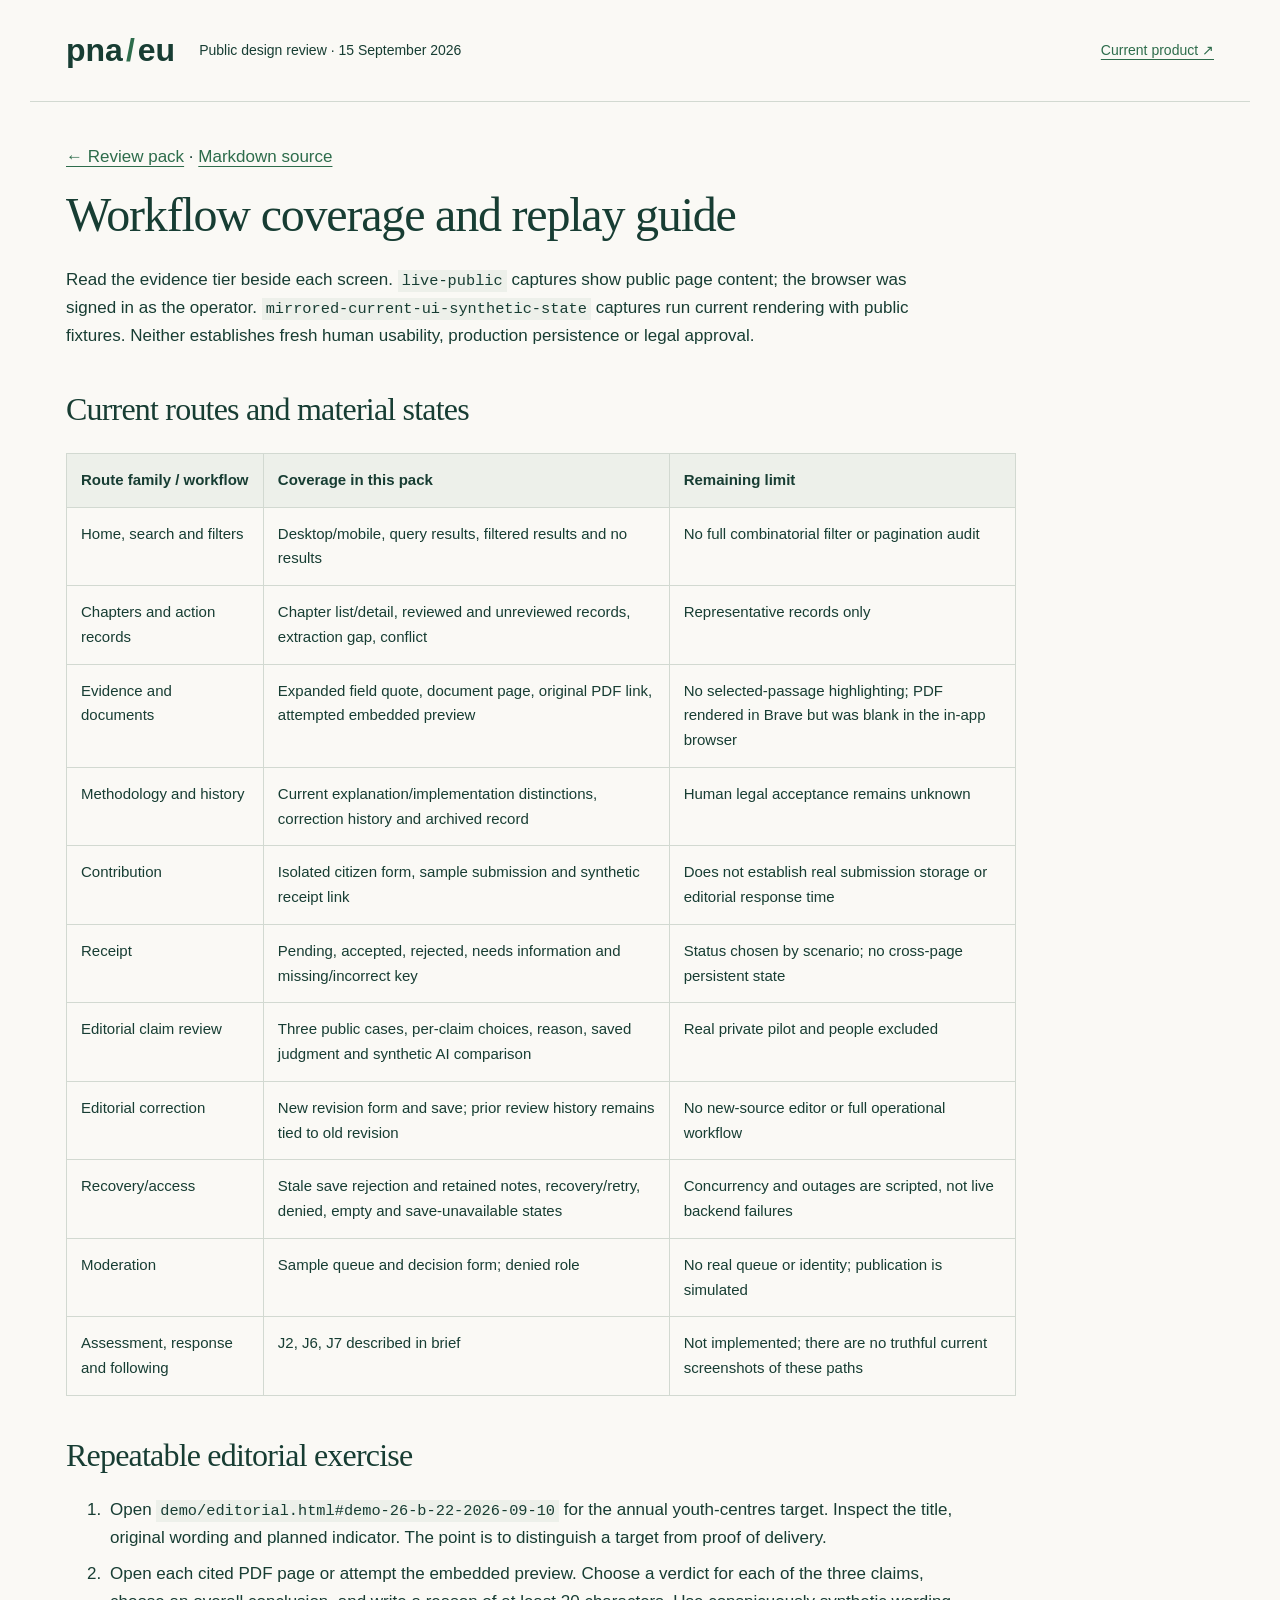
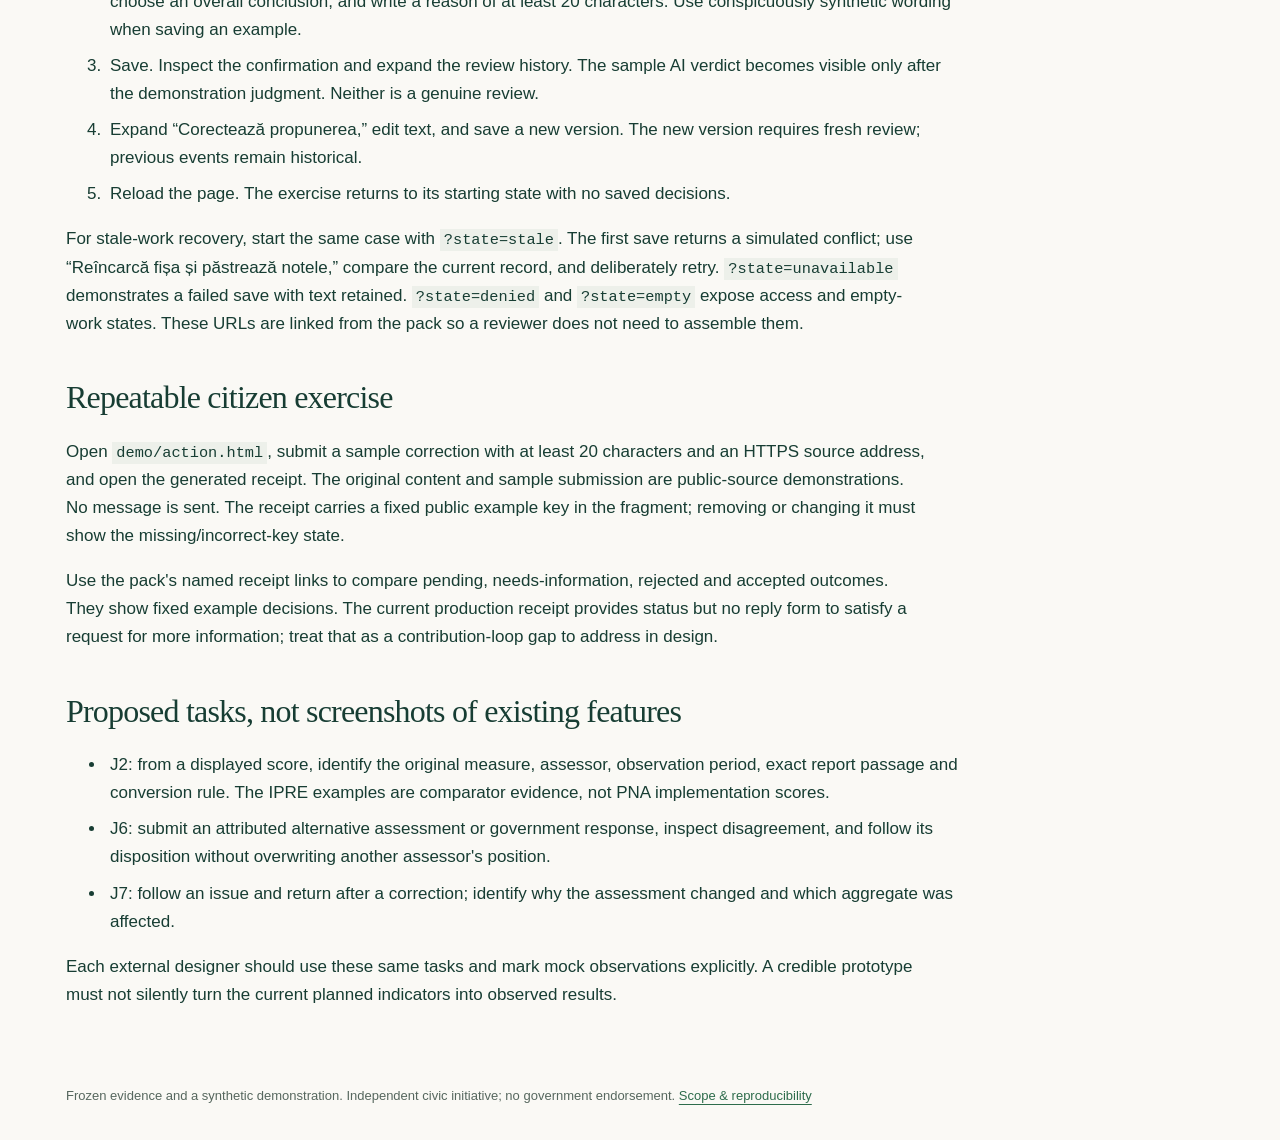
<file: WORKFLOW-COVERAGE.html>
<!doctype html><html lang="en"><head><meta charset="utf-8"><meta name="viewport" content="width=device-width,initial-scale=1"><meta name="robots" content="noindex,nofollow"><title>WORKFLOW-COVERAGE · PNA design review</title><link rel="stylesheet" href="pack.css"></head><body><a class="skip" href="#main">Skip to content</a><header><a class="brand" href="index.html">pna<span>/</span>eu</a><span>Public design review · 15 September 2026</span><a href="https://pna.md/">Current product ↗</a></header><main id="main"><p><a href="index.html">← Review pack</a> · <a href="WORKFLOW-COVERAGE.md">Markdown source</a></p><article><h1>Workflow coverage and replay guide</h1>
<p>Read the evidence tier beside each screen. <code>live-public</code> captures show public page content; the browser was signed in as the operator. <code>mirrored-current-ui-synthetic-state</code> captures run current rendering with public fixtures. Neither establishes fresh human usability, production persistence or legal approval.</p>
<h2>Current routes and material states</h2>
<div class="table-wrap" tabindex="0" aria-label="Scrollable comparison table"><table>
<tr><th>Route family / workflow</th><th>Coverage in this pack</th><th>Remaining limit</th></tr>
<tr><td>Home, search and filters</td><td>Desktop/mobile, query results, filtered results and no results</td><td>No full combinatorial filter or pagination audit</td></tr>
<tr><td>Chapters and action records</td><td>Chapter list/detail, reviewed and unreviewed records, extraction gap, conflict</td><td>Representative records only</td></tr>
<tr><td>Evidence and documents</td><td>Expanded field quote, document page, original PDF link, attempted embedded preview</td><td>No selected-passage highlighting; PDF rendered in Brave but was blank in the in-app browser</td></tr>
<tr><td>Methodology and history</td><td>Current explanation/implementation distinctions, correction history and archived record</td><td>Human legal acceptance remains unknown</td></tr>
<tr><td>Contribution</td><td>Isolated citizen form, sample submission and synthetic receipt link</td><td>Does not establish real submission storage or editorial response time</td></tr>
<tr><td>Receipt</td><td>Pending, accepted, rejected, needs information and missing/incorrect key</td><td>Status chosen by scenario; no cross-page persistent state</td></tr>
<tr><td>Editorial claim review</td><td>Three public cases, per-claim choices, reason, saved judgment and synthetic AI comparison</td><td>Real private pilot and people excluded</td></tr>
<tr><td>Editorial correction</td><td>New revision form and save; prior review history remains tied to old revision</td><td>No new-source editor or full operational workflow</td></tr>
<tr><td>Recovery/access</td><td>Stale save rejection and retained notes, recovery/retry, denied, empty and save-unavailable states</td><td>Concurrency and outages are scripted, not live backend failures</td></tr>
<tr><td>Moderation</td><td>Sample queue and decision form; denied role</td><td>No real queue or identity; publication is simulated</td></tr>
<tr><td>Assessment, response and following</td><td>J2, J6, J7 described in brief</td><td>Not implemented; there are no truthful current screenshots of these paths</td></tr>
</table></div>
<h2>Repeatable editorial exercise</h2>
<ol>
<li>Open <code>demo/editorial.html#demo-26-b-22-2026-09-10</code> for the annual youth-centres target. Inspect the title, original wording and planned indicator. The point is to distinguish a target from proof of delivery.</li>
<li>Open each cited PDF page or attempt the embedded preview. Choose a verdict for each of the three claims, choose an overall conclusion, and write a reason of at least 20 characters. Use conspicuously synthetic wording when saving an example.</li>
<li>Save. Inspect the confirmation and expand the review history. The sample AI verdict becomes visible only after the demonstration judgment. Neither is a genuine review.</li>
<li>Expand “Corectează propunerea,” edit text, and save a new version. The new version requires fresh review; previous events remain historical.</li>
<li>Reload the page. The exercise returns to its starting state with no saved decisions.</li>
</ol>
<p>For stale-work recovery, start the same case with <code>?state=stale</code>. The first save returns a simulated conflict; use “Reîncarcă fișa și păstrează notele,” compare the current record, and deliberately retry. <code>?state=unavailable</code> demonstrates a failed save with text retained. <code>?state=denied</code> and <code>?state=empty</code> expose access and empty-work states. These URLs are linked from the pack so a reviewer does not need to assemble them.</p>
<h2>Repeatable citizen exercise</h2>
<p>Open <code>demo/action.html</code>, submit a sample correction with at least 20 characters and an HTTPS source address, and open the generated receipt. The original content and sample submission are public-source demonstrations. No message is sent. The receipt carries a fixed public example key in the fragment; removing or changing it must show the missing/incorrect-key state.</p>
<p>Use the pack&#x27;s named receipt links to compare pending, needs-information, rejected and accepted outcomes. They show fixed example decisions. The current production receipt provides status but no reply form to satisfy a request for more information; treat that as a contribution-loop gap to address in design.</p>
<h2>Proposed tasks, not screenshots of existing features</h2>
<ul>
<li>J2: from a displayed score, identify the original measure, assessor, observation period, exact report passage and conversion rule. The IPRE examples are comparator evidence, not PNA implementation scores.</li>
<li>J6: submit an attributed alternative assessment or government response, inspect disagreement, and follow its disposition without overwriting another assessor&#x27;s position.</li>
<li>J7: follow an issue and return after a correction; identify why the assessment changed and which aggregate was affected.</li>
</ul>
<p>Each external designer should use these same tasks and mark mock observations explicitly. A credible prototype must not silently turn the current planned indicators into observed results.</p></article></main><footer>Frozen evidence and a synthetic demonstration. Independent civic initiative; no government endorsement. <a href="README.html">Scope &amp; reproducibility</a></footer></body></html>
</file>
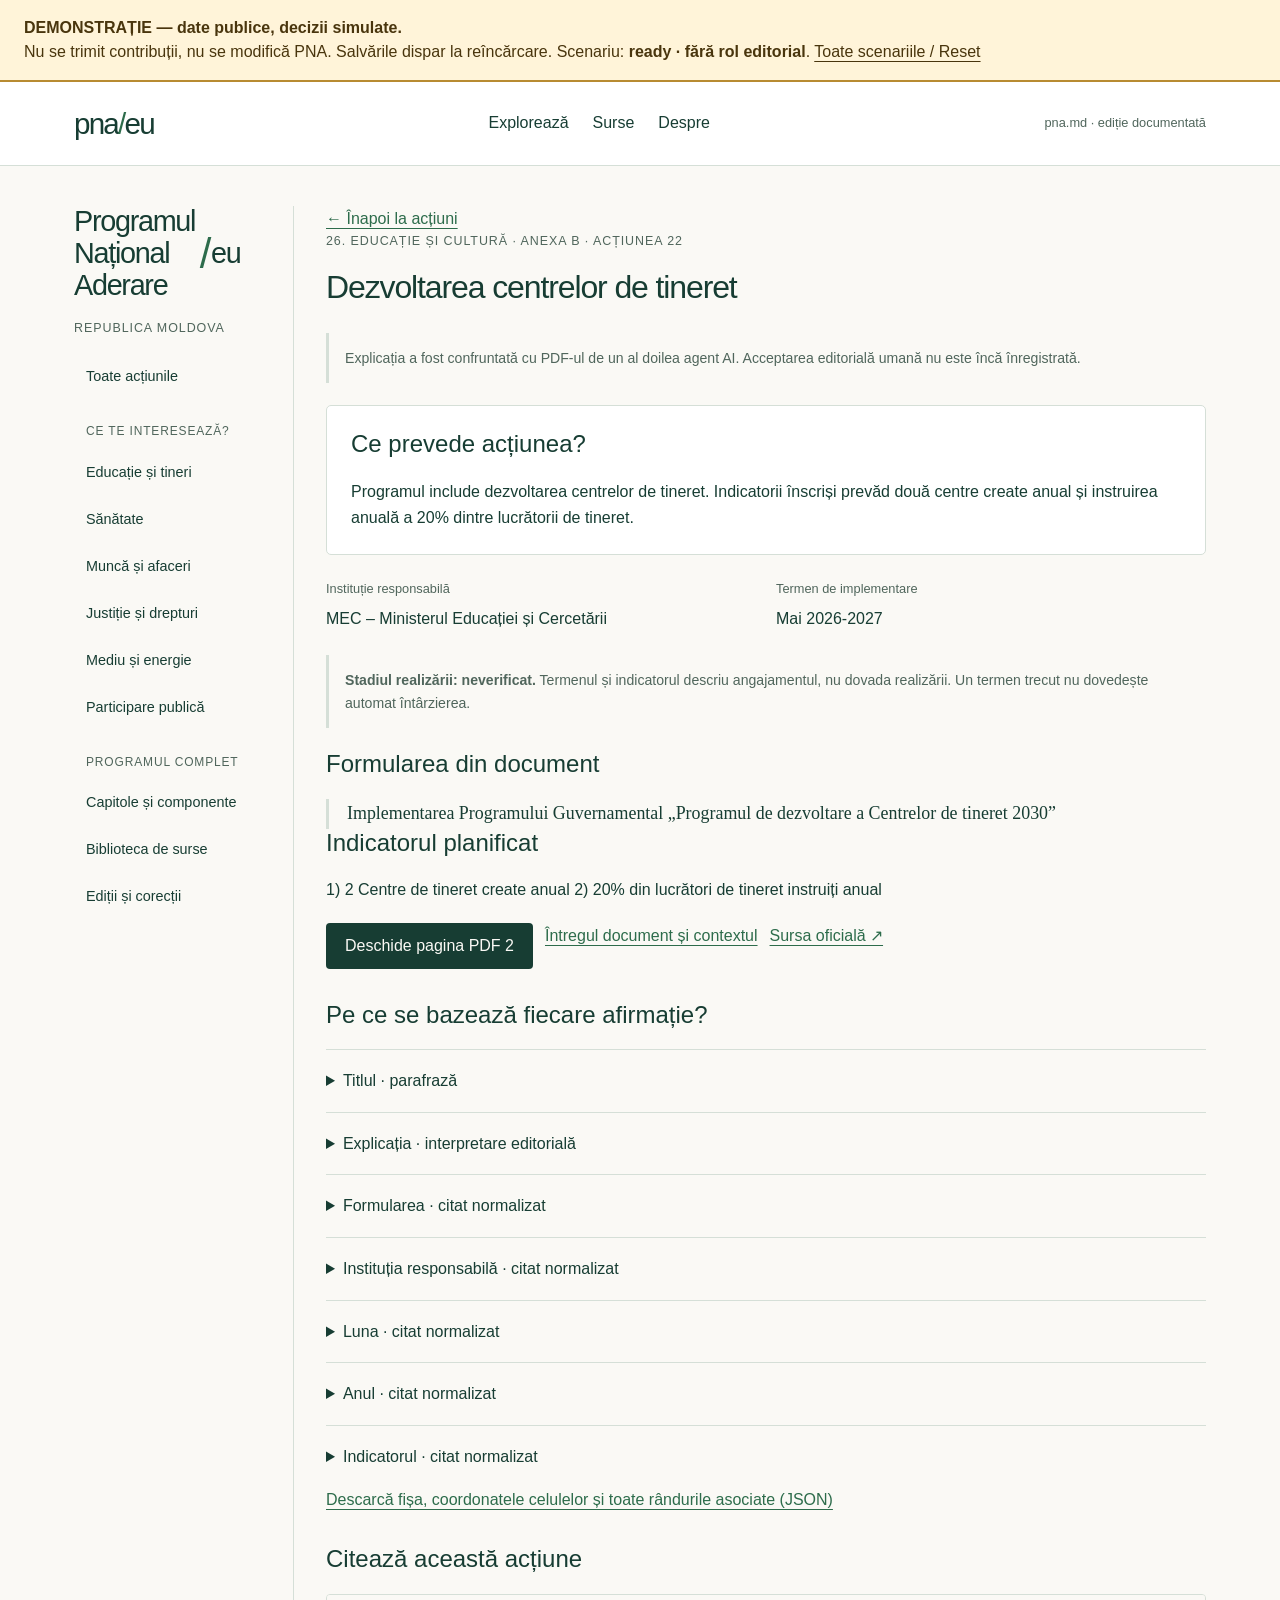
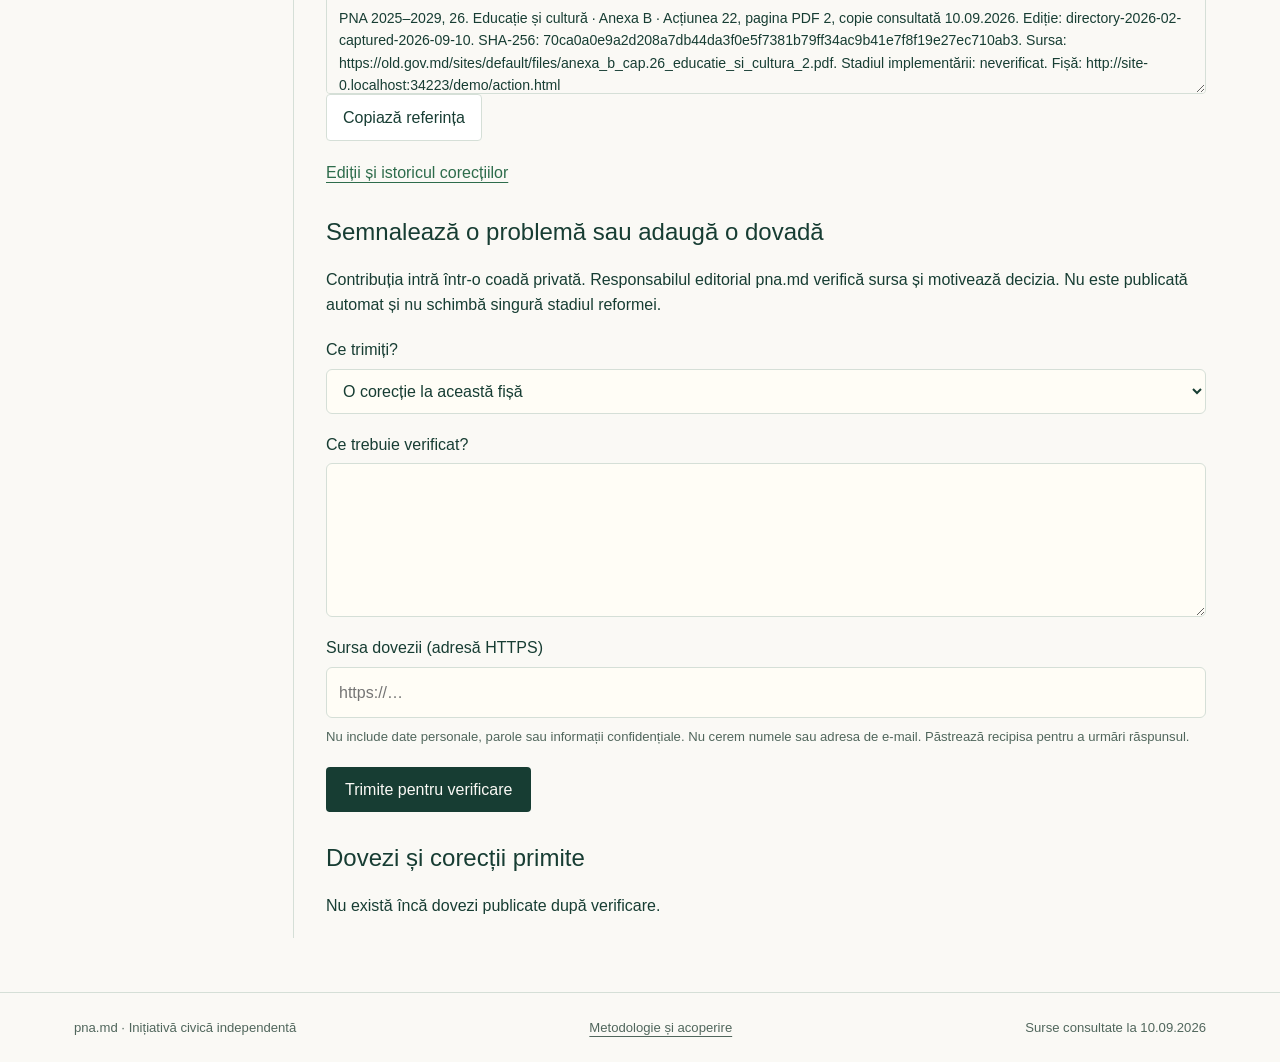
<file: demo/action.html>
<!doctype html>
<html lang="ro"><head><meta name="robots" content="noindex,nofollow"><meta http-equiv="Content-Security-Policy" content="default-src 'self'; script-src 'self'; style-src 'self' 'unsafe-inline'; img-src 'self' data:; connect-src 'none'; form-action 'none'; frame-src https://pna.md; object-src 'none'; base-uri 'none'"><meta charset="utf-8"><meta name="viewport" content="width=device-width,initial-scale=1"><title>Dezvoltarea centrelor de tineret · pna/eu</title><meta name="description" content="Găsește, înțelege, verifică și citează angajamentele de aderare ale Republicii Moldova."><meta name="theme-color" content="#173d33"><link rel="icon" href="https://pna.md/favicon.svg" target="_blank" rel="noopener" type="image/svg+xml"><link rel="stylesheet" href="styles.css"><script src="fixtures.js"></script><script type="module" src="bootstrap.mjs"></script><style>.demo-banner{padding:16px 24px;background:#fff4d9;color:#49350d;border-bottom:2px solid #b88b31;font:16px/1.5 Arial}.demo-banner a{color:#49350d}.demo-banner strong{display:block}</style></head><body><aside class="demo-banner"><strong>DEMONSTRAȚIE — date publice, decizii simulate.</strong> Nu se trimit contribuții, nu se modifică PNA. Salvările dispar la reîncărcare. Scenariu: <b id="demo-state"></b>. <a href="../index.html#demo">Toate scenariile / Reset</a></aside><a class="skip" href="#main">Sari la conținut</a><header class="site-header"><div class="header-inner"><a class="home-logo" href="https://pna.md/" target="_blank" rel="noopener" aria-label="pna/eu — pagina principală">pna<span class="slash">/</span>eu</a><nav class="site-nav" aria-label="Navigare principală"><a href="https://pna.md/exploreaza/" target="_blank" rel="noopener">Explorează</a><a href="https://pna.md/surse/" target="_blank" rel="noopener">Surse</a><a href="https://pna.md/despre/" target="_blank" rel="noopener">Despre</a></nav><span class="version">pna.md · ediție documentată</span></div></header><main id="main"><div class="workspace"><aside class="sidebar" aria-label="Orientare"><div class="signature" aria-hidden="true"><span class="words"><span>Programul</span><span>Național</span><span>Aderare</span></span><span class="eu"><span class="slash">/</span>eu</span></div><p class="eyebrow">Republica Moldova</p><details id="sidebar-menu" open><summary>Teme și capitole</summary><nav class="side-links" aria-label="Explorează programul"><a href="https://pna.md/exploreaza/" target="_blank" rel="noopener">Toate acțiunile</a><p class="side-label">Ce te interesează?</p><a href="https://pna.md/exploreaza/?tema=educatie" target="_blank" rel="noopener">Educație și tineri</a><a href="https://pna.md/exploreaza/?tema=sanatate" target="_blank" rel="noopener">Sănătate</a><a href="https://pna.md/exploreaza/?tema=munca" target="_blank" rel="noopener">Muncă și afaceri</a><a href="https://pna.md/exploreaza/?tema=justitie" target="_blank" rel="noopener">Justiție și drepturi</a><a href="https://pna.md/exploreaza/?tema=mediu" target="_blank" rel="noopener">Mediu și energie</a><a href="https://pna.md/exploreaza/?tema=participare" target="_blank" rel="noopener">Participare publică</a><p class="side-label">Programul complet</p><a href="https://pna.md/capitole/" target="_blank" rel="noopener">Capitole și componente</a><a href="https://pna.md/surse/" target="_blank" rel="noopener">Biblioteca de surse</a><a href="https://pna.md/istoric/" target="_blank" rel="noopener">Ediții și corecții</a></nav></details></aside><section class="content"><a data-back-results href="https://pna.md/exploreaza/" target="_blank" rel="noopener">← Înapoi la acțiuni</a><p class="eyebrow">26. Educație și cultură · Anexa B · Acțiunea 22</p><h1>Dezvoltarea centrelor de tineret</h1><p class="coverage">Explicația a fost confruntată cu PDF-ul de un al doilea agent AI. Acceptarea editorială umană nu este încă înregistrată.</p><section class="panel"><h2>Ce prevede acțiunea?</h2><p>Programul include dezvoltarea centrelor de tineret. Indicatorii înscriși prevăd două centre create anual și instruirea anuală a 20% dintre lucrătorii de tineret.</p></section><div class="detail-facts"><dl><dt>Instituție responsabilă</dt><dd>MEC – Ministerul Educației și Cercetării</dd></dl><dl><dt>Termen de implementare</dt><dd>Mai 2026-2027</dd></dl></div><p class="coverage"><strong>Stadiul realizării: neverificat.</strong> Termenul și indicatorul descriu angajamentul, nu dovada realizării. Un termen trecut nu dovedește automat întârzierea.</p><h2>Formularea din document</h2><blockquote class="official">Implementarea Programului Guvernamental „Programul de dezvoltare a Centrelor de tineret 2030”</blockquote><h2>Indicatorul planificat</h2><p>1) 2 Centre de tineret create anual 2) 20% din lucrători de tineret instruiți anual</p><div class="actions"><a class="primary" href="https://pna.md/sources/26-b-2026-09-10.pdf#page=2" target="_blank" rel="noopener">Deschide pagina PDF 2</a><a href="https://pna.md/document/26-b/" target="_blank" rel="noopener">Întregul document și contextul</a><a href="https://old.gov.md/sites/default/files/anexa_b_cap.26_educatie_si_cultura_2.pdf#page=2">Sursa oficială ↗</a></div><h2 class="section">Pe ce se bazează fiecare afirmație?</h2><details><summary>Titlul · parafrază</summary><ul><li><a href="https://pna.md/sources/26-b-2026-09-10.pdf#page=2" target="_blank" rel="noopener">Pagina 2</a><blockquote>Implementarea Programului
Guvernamental „Programul de
dezvoltare a Centrelor de tineret 2030”</blockquote></li><li><a href="https://pna.md/sources/26-b-2026-09-10.pdf#page=2" target="_blank" rel="noopener">Pagina 2</a><blockquote>1) 2 Centre de tineret create anual
2) 20% din lucrători de tineret
instruiți anual</blockquote></li></ul></details><details><summary>Explicația · interpretare editorială</summary><ul><li><a href="https://pna.md/sources/26-b-2026-09-10.pdf#page=2" target="_blank" rel="noopener">Pagina 2</a><blockquote>Implementarea Programului
Guvernamental „Programul de
dezvoltare a Centrelor de tineret 2030”</blockquote></li><li><a href="https://pna.md/sources/26-b-2026-09-10.pdf#page=2" target="_blank" rel="noopener">Pagina 2</a><blockquote>1) 2 Centre de tineret create anual
2) 20% din lucrători de tineret
instruiți anual</blockquote></li></ul></details><details><summary>Formularea · citat normalizat</summary><ul><li><a href="https://pna.md/sources/26-b-2026-09-10.pdf#page=2" target="_blank" rel="noopener">Pagina 2</a><blockquote>Implementarea Programului
Guvernamental „Programul de
dezvoltare a Centrelor de tineret 2030”</blockquote></li></ul></details><details><summary>Instituția responsabilă · citat normalizat</summary><ul><li><a href="https://pna.md/sources/26-b-2026-09-10.pdf#page=2" target="_blank" rel="noopener">Pagina 2</a><blockquote>MEC – Ministerul Educației
și Cercetării</blockquote></li></ul></details><details><summary>Luna · citat normalizat</summary><ul><li><a href="https://pna.md/sources/26-b-2026-09-10.pdf#page=2" target="_blank" rel="noopener">Pagina 2</a><blockquote>Mai</blockquote></li></ul></details><details><summary>Anul · citat normalizat</summary><ul><li><a href="https://pna.md/sources/26-b-2026-09-10.pdf#page=2" target="_blank" rel="noopener">Pagina 2</a><blockquote>2026-2027</blockquote></li></ul></details><details><summary>Indicatorul · citat normalizat</summary><ul><li><a href="https://pna.md/sources/26-b-2026-09-10.pdf#page=2" target="_blank" rel="noopener">Pagina 2</a><blockquote>1) 2 Centre de tineret create anual
2) 20% din lucrători de tineret
instruiți anual</blockquote></li></ul></details><p><a href="https://pna.md/records/26-b-22-2026-09-10.json" target="_blank" rel="noopener">Descarcă fișa, coordonatele celulelor și toate rândurile asociate (JSON)</a></p><h2 class="section">Citează această acțiune</h2><textarea id="citation" class="citation-box" readonly>PNA 2025–2029, 26. Educație și cultură · Anexa B · Acțiunea 22, pagina PDF 2, copie consultată 10.09.2026. Ediție: directory-2026-02-captured-2026-09-10. SHA-256: 70ca0a0e9a2d208a7db44da3f0e5f7381b79ff34ac9b41e7f8f19e27ec710ab3. Sursa: https://old.gov.md/sites/default/files/anexa_b_cap.26_educatie_si_cultura_2.pdf. Stadiul implementării: neverificat.</textarea><button id="copy-citation" class="secondary">Copiază referința</button><p id="copy-status" role="status"></p><p><a href="https://pna.md/istoric/" target="_blank" rel="noopener">Ediții și istoricul corecțiilor</a></p><section class="section" id="contribuie"><h2>Semnalează o problemă sau adaugă o dovadă</h2><p>Contribuția intră într-o coadă privată. Responsabilul editorial pna.md verifică sursa și motivează decizia. Nu este publicată automat și nu schimbă singură stadiul reformei.</p><form id="contribution-form" data-action-id="26-b-22-2026-09-10"><label>Ce trimiți?<select name="kind"><option value="correction">O corecție la această fișă</option><option value="evidence">O dovadă despre implementare</option></select></label><label>Ce trebuie verificat?<textarea name="message" required minlength="20" maxlength="4000" rows="5"></textarea></label><label>Sursa dovezii (adresă HTTPS)<input name="sourceUrl" type="url" required placeholder="https://…" maxlength="1500"></label><p class="meta">Nu include date personale, parole sau informații confidențiale. Nu cerem numele sau adresa de e-mail. Păstrează recipisa pentru a urmări răspunsul.</p><button class="primary">Trimite pentru verificare</button><p id="contribution-status" role="status"></p></form><div id="contribution-receipt"></div></section><section class="section"><h2>Dovezi și corecții primite</h2><p id="public-status" role="status"></p><div id="public-contributions" data-action-id="26-b-22-2026-09-10"></div></section></section></div></main><footer class="site-footer"><div class="footer-inner"><span>pna.md · Inițiativă civică independentă</span><a href="https://pna.md/despre/#metodologie" target="_blank" rel="noopener">Metodologie și acoperire</a><span>Surse consultate la 10.09.2026</span></div></footer></body></html>
</file>
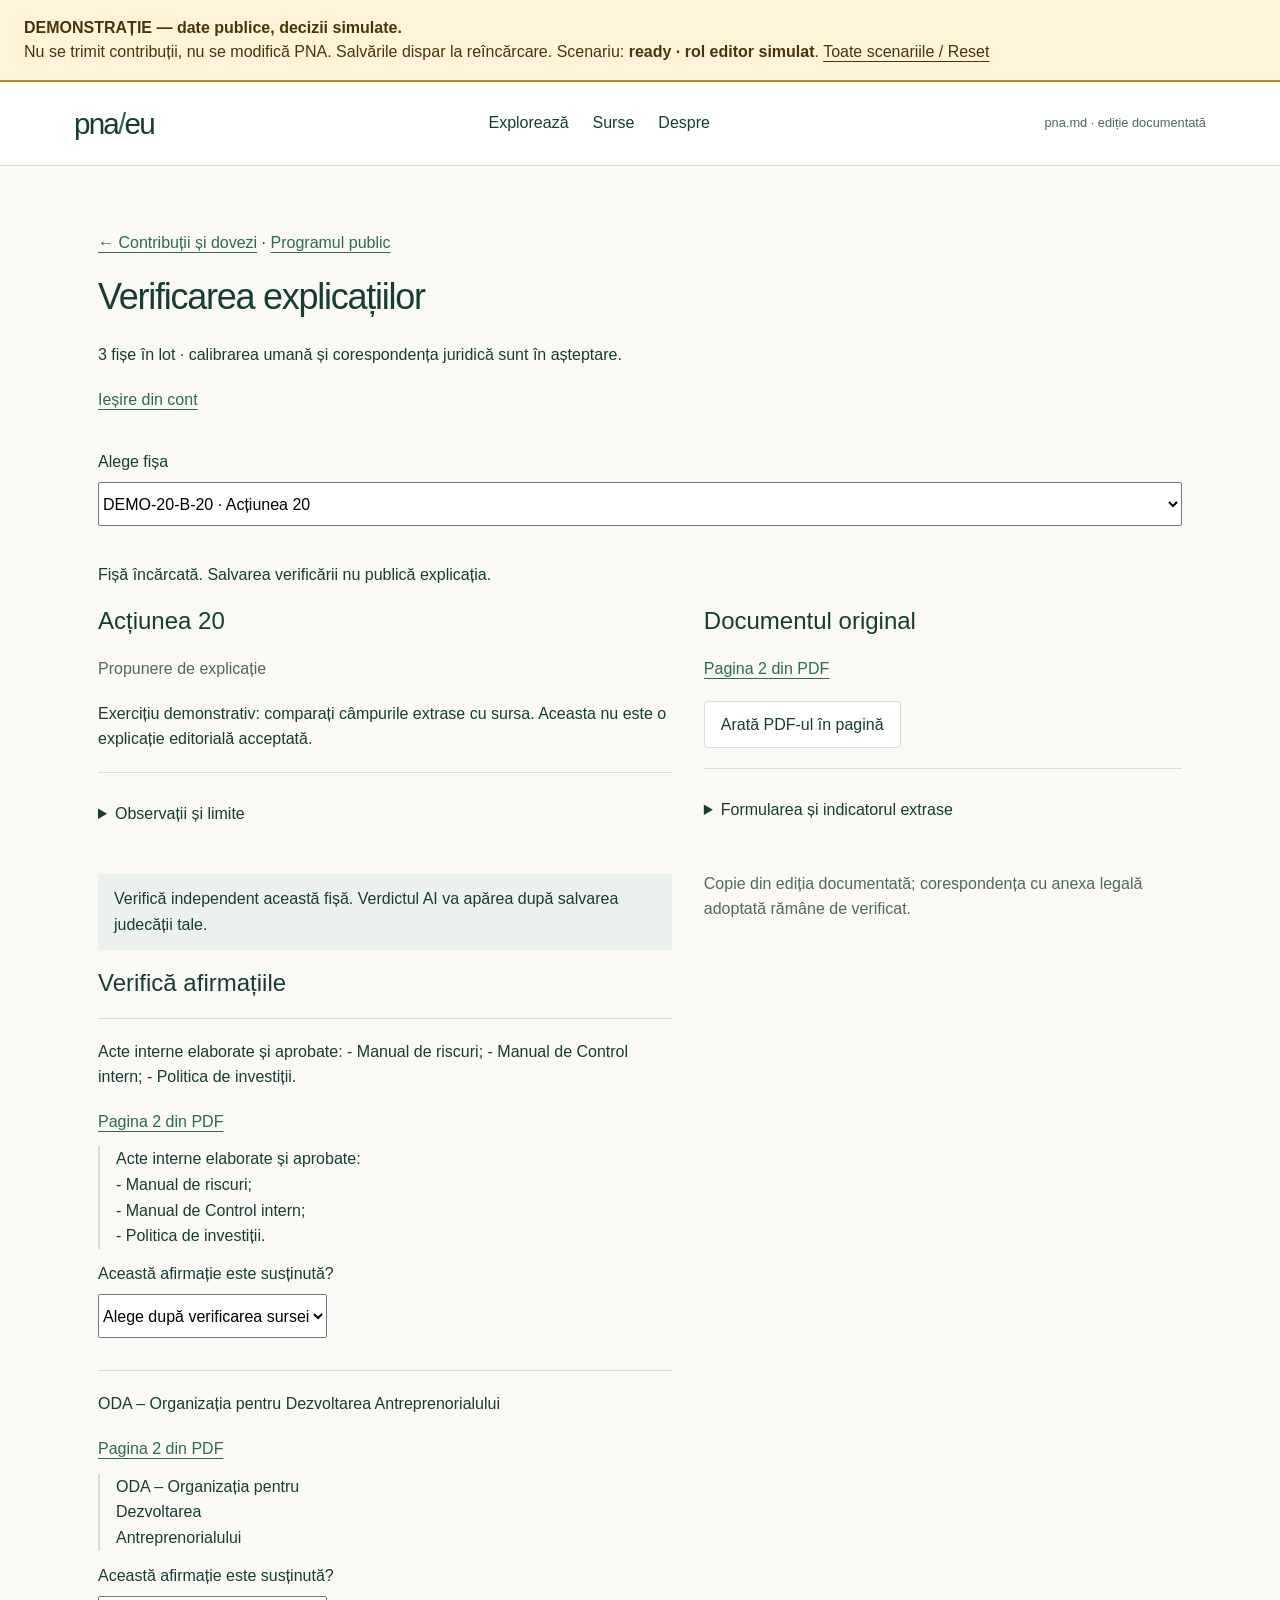
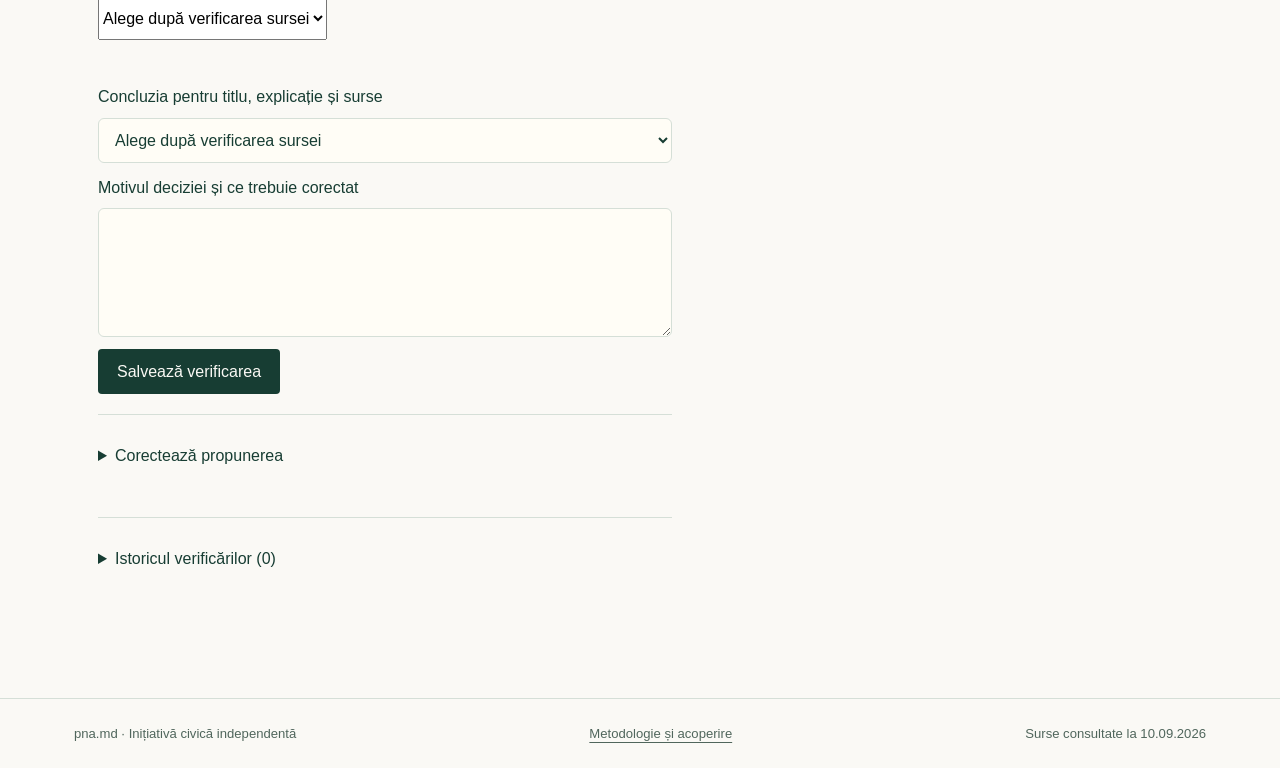
<file: demo/editorial.html>
<!doctype html>
<html lang="ro"><head><meta name="robots" content="noindex,nofollow"><meta http-equiv="Content-Security-Policy" content="default-src 'self'; script-src 'self'; style-src 'self' 'unsafe-inline'; img-src 'self' data:; connect-src 'none'; form-action 'none'; frame-src https://pna.md; object-src 'none'; base-uri 'none'"><meta charset="utf-8"><meta name="viewport" content="width=device-width,initial-scale=1"><title>Verificarea explicațiilor · pna/eu</title><meta name="description" content="Găsește, înțelege, verifică și citează angajamentele de aderare ale Republicii Moldova."><meta name="theme-color" content="#173d33"><link rel="icon" href="https://pna.md/favicon.svg" target="_blank" rel="noopener" type="image/svg+xml"><link rel="stylesheet" href="styles.css"><script src="fixtures.js"></script><script type="module" src="bootstrap.mjs"></script><style>.demo-banner{padding:16px 24px;background:#fff4d9;color:#49350d;border-bottom:2px solid #b88b31;font:16px/1.5 Arial}.demo-banner a{color:#49350d}.demo-banner strong{display:block}</style></head><body><aside class="demo-banner"><strong>DEMONSTRAȚIE — date publice, decizii simulate.</strong> Nu se trimit contribuții, nu se modifică PNA. Salvările dispar la reîncărcare. Scenariu: <b id="demo-state"></b>. <a href="../index.html#demo">Toate scenariile / Reset</a></aside><a class="skip" href="#main">Sari la conținut</a><header class="site-header"><div class="header-inner"><a class="home-logo" href="https://pna.md/" target="_blank" rel="noopener" aria-label="pna/eu — pagina principală">pna<span class="slash">/</span>eu</a><nav class="site-nav" aria-label="Navigare principală"><a href="https://pna.md/exploreaza/" target="_blank" rel="noopener">Explorează</a><a href="https://pna.md/surse/" target="_blank" rel="noopener">Surse</a><a href="https://pna.md/despre/" target="_blank" rel="noopener">Despre</a></nav><span class="version">pna.md · ediție documentată</span></div></header><main id="main"><link rel="stylesheet" href="editorial.css"><div id="editorial-workspace" class="editorial-workspace"><p><a href="moderation.html">← Contribuții și dovezi</a> · <a href="https://pna.md/exploreaza/" target="_blank" rel="noopener">Programul public</a></p><h1>Verificarea explicațiilor</h1><p id="editorial-batch-status">Lot de lucru editorial</p><p id="editorial-signin" hidden>Acest spațiu este rezervat persoanelor desemnate pentru revizuire. <a href="/signin-with-chatgpt?return_to=%2Frevizuire%2Fexplicatii%2F" target="_top">Autentificare cu ChatGPT</a></p><p id="editorial-account" hidden><a href="/signout-with-chatgpt?return_to=%2Frevizuire%2Fexplicatii%2F" target="_top">Ieșire din cont</a></p><div class="editorial-toolbar"><label>Alege fișa<select id="editorial-record"></select></label><button type="button" id="editorial-discard" class="secondary" hidden>Renunță la modificările nesalvate</button></div><p id="editorial-load-status" role="status">Se încarcă lotul…</p><div class="editorial-layout"><section id="editorial-detail" aria-label="Explicație și verificare"></section><aside id="editorial-source" class="editorial-source" aria-label="Sursa originală"></aside></div></div></main><footer class="site-footer"><div class="footer-inner"><span>pna.md · Inițiativă civică independentă</span><a href="https://pna.md/despre/#metodologie" target="_blank" rel="noopener">Metodologie și acoperire</a><span>Surse consultate la 10.09.2026</span></div></footer></body></html>
</file>
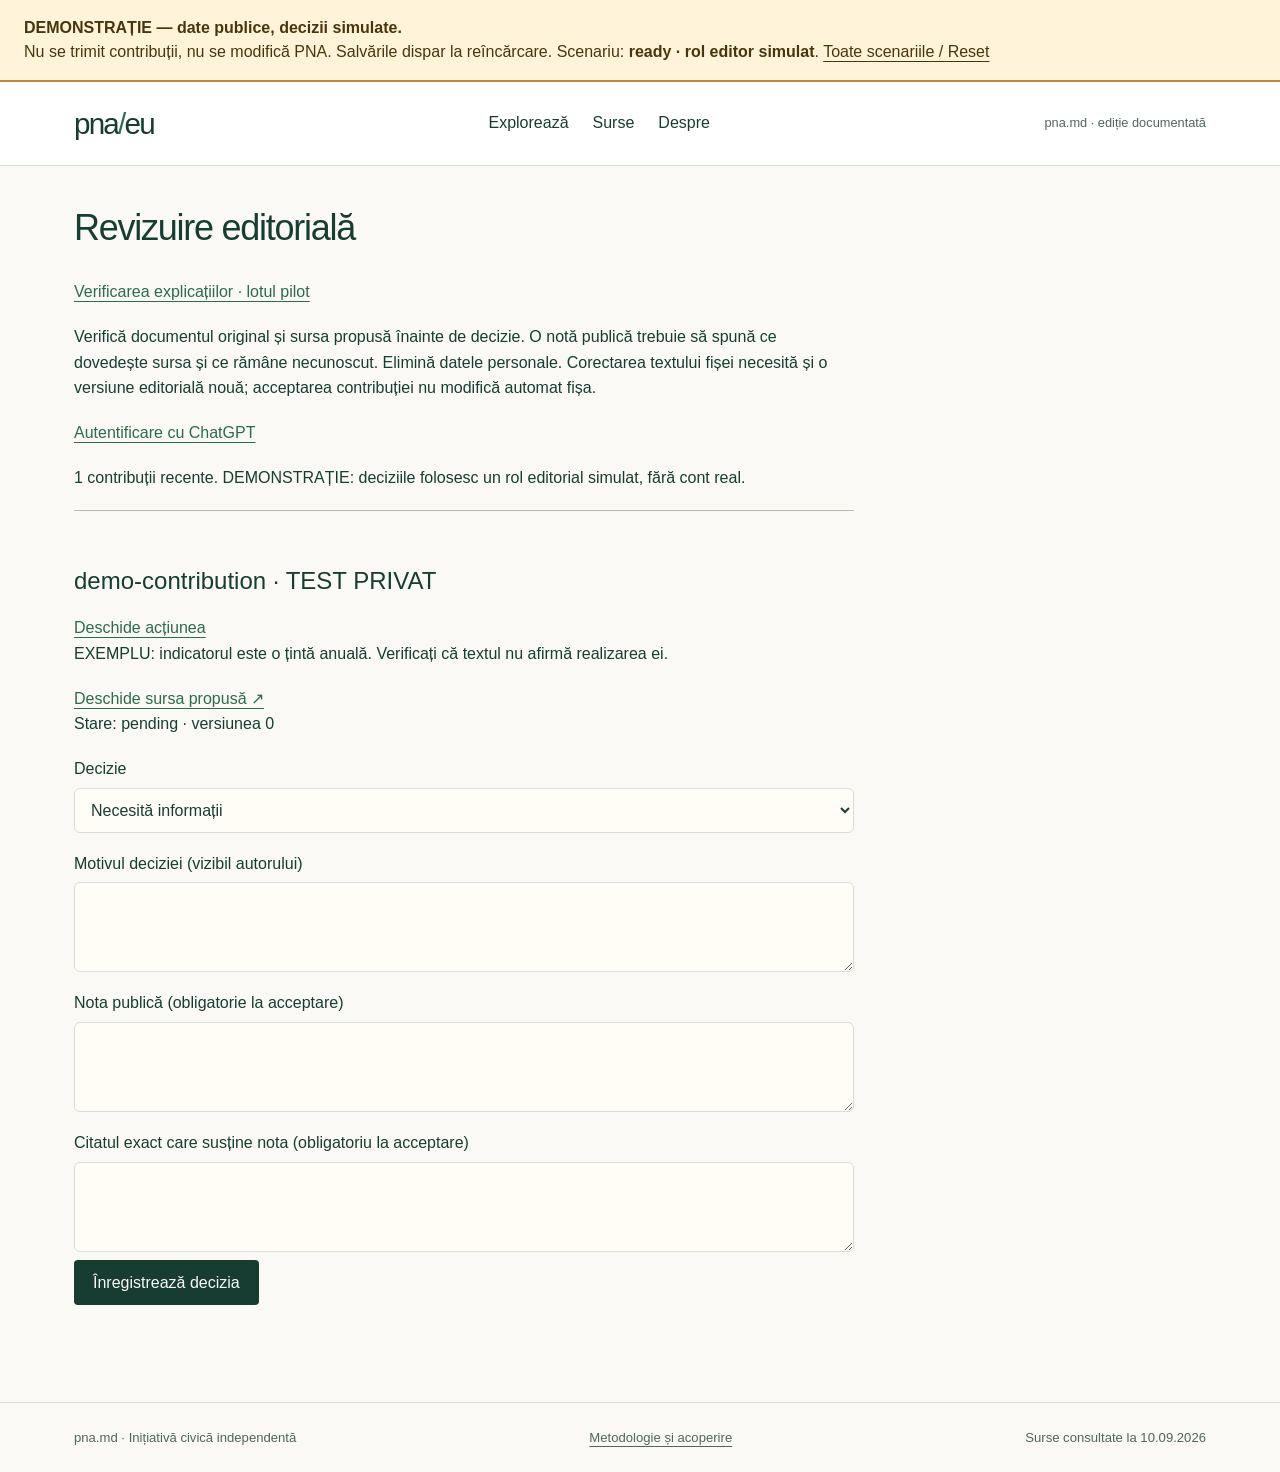
<file: demo/moderation.html>
<!doctype html>
<html lang="ro"><head><meta name="robots" content="noindex,nofollow"><meta http-equiv="Content-Security-Policy" content="default-src 'self'; script-src 'self'; style-src 'self' 'unsafe-inline'; img-src 'self' data:; connect-src 'none'; form-action 'none'; frame-src https://pna.md; object-src 'none'; base-uri 'none'"><meta charset="utf-8"><meta name="viewport" content="width=device-width,initial-scale=1"><title>Revizuire editorială · pna/eu</title><meta name="description" content="Găsește, înțelege, verifică și citează angajamentele de aderare ale Republicii Moldova."><meta name="theme-color" content="#173d33"><link rel="icon" href="https://pna.md/favicon.svg" target="_blank" rel="noopener" type="image/svg+xml"><link rel="stylesheet" href="styles.css"><script src="fixtures.js"></script><script type="module" src="bootstrap.mjs"></script><style>.demo-banner{padding:16px 24px;background:#fff4d9;color:#49350d;border-bottom:2px solid #b88b31;font:16px/1.5 Arial}.demo-banner a{color:#49350d}.demo-banner strong{display:block}</style></head><body><aside class="demo-banner"><strong>DEMONSTRAȚIE — date publice, decizii simulate.</strong> Nu se trimit contribuții, nu se modifică PNA. Salvările dispar la reîncărcare. Scenariu: <b id="demo-state"></b>. <a href="../index.html#demo">Toate scenariile / Reset</a></aside><a class="skip" href="#main">Sari la conținut</a><header class="site-header"><div class="header-inner"><a class="home-logo" href="https://pna.md/" target="_blank" rel="noopener" aria-label="pna/eu — pagina principală">pna<span class="slash">/</span>eu</a><nav class="site-nav" aria-label="Navigare principală"><a href="https://pna.md/exploreaza/" target="_blank" rel="noopener">Explorează</a><a href="https://pna.md/surse/" target="_blank" rel="noopener">Surse</a><a href="https://pna.md/despre/" target="_blank" rel="noopener">Despre</a></nav><span class="version">pna.md · ediție documentată</span></div></header><main id="main"><article class="prose"><h1>Revizuire editorială</h1><p><a href="editorial.html">Verificarea explicațiilor · lotul pilot</a></p><p>Verifică documentul original și sursa propusă înainte de decizie. O notă publică trebuie să spună ce dovedește sursa și ce rămâne necunoscut. Elimină datele personale. Corectarea textului fișei necesită și o versiune editorială nouă; acceptarea contribuției nu modifică automat fișa.</p><p><a href="/signin-with-chatgpt?return_to=%2Frevizuire%2F" target="_top">Autentificare cu ChatGPT</a></p><p id="review-status" role="status"></p><div id="review-list"></div></article></main><footer class="site-footer"><div class="footer-inner"><span>pna.md · Inițiativă civică independentă</span><a href="https://pna.md/despre/#metodologie" target="_blank" rel="noopener">Metodologie și acoperire</a><span>Surse consultate la 10.09.2026</span></div></footer></body></html>
</file>
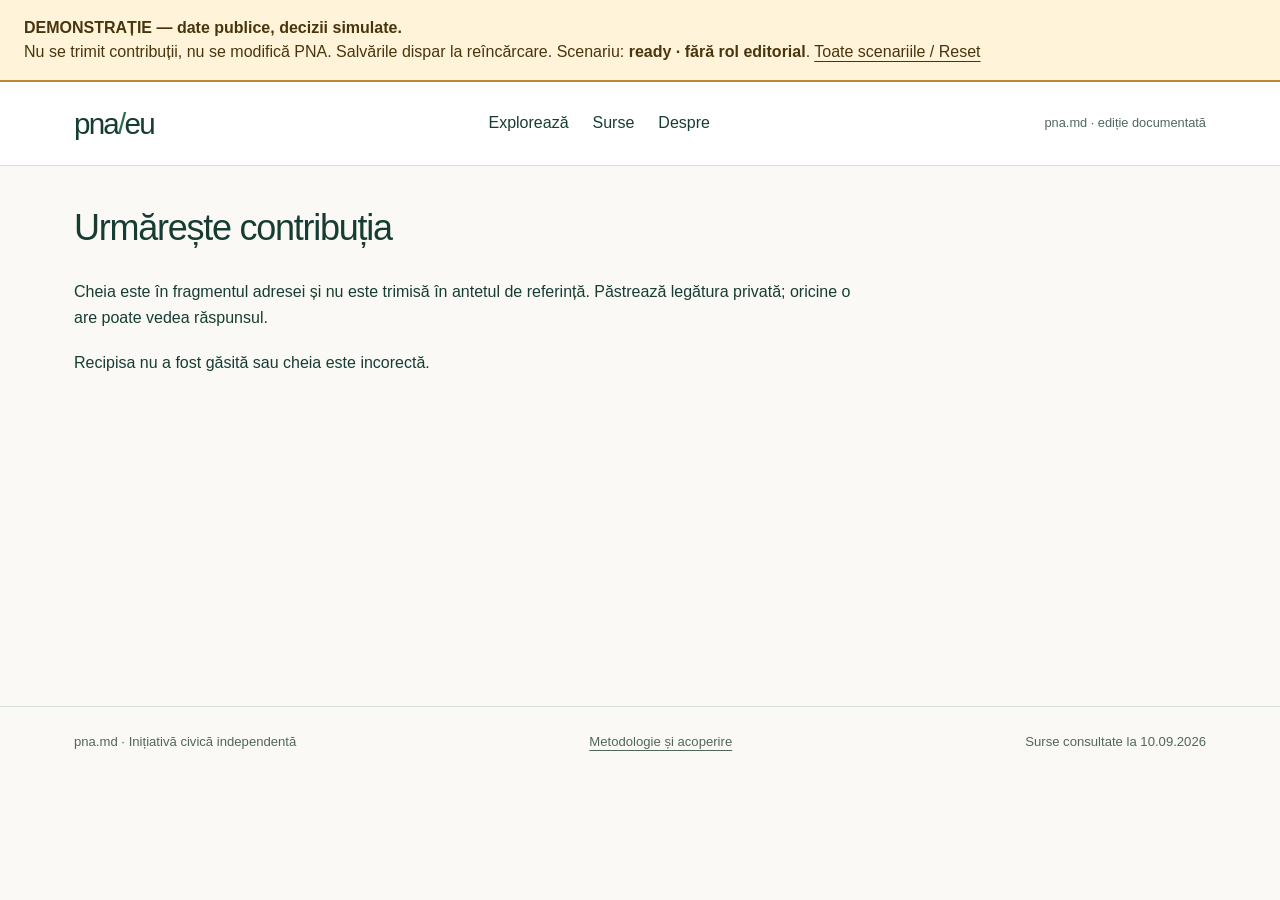
<file: demo/receipt.html>
<!doctype html>
<html lang="ro"><head><meta name="robots" content="noindex,nofollow"><meta http-equiv="Content-Security-Policy" content="default-src 'self'; script-src 'self'; style-src 'self' 'unsafe-inline'; img-src 'self' data:; connect-src 'none'; form-action 'none'; frame-src https://pna.md; object-src 'none'; base-uri 'none'"><meta charset="utf-8"><meta name="viewport" content="width=device-width,initial-scale=1"><title>Urmărește contribuția · pna/eu</title><meta name="description" content="Găsește, înțelege, verifică și citează angajamentele de aderare ale Republicii Moldova."><meta name="theme-color" content="#173d33"><link rel="icon" href="https://pna.md/favicon.svg" target="_blank" rel="noopener" type="image/svg+xml"><link rel="stylesheet" href="styles.css"><script src="fixtures.js"></script><script type="module" src="bootstrap.mjs"></script><style>.demo-banner{padding:16px 24px;background:#fff4d9;color:#49350d;border-bottom:2px solid #b88b31;font:16px/1.5 Arial}.demo-banner a{color:#49350d}.demo-banner strong{display:block}</style></head><body><aside class="demo-banner"><strong>DEMONSTRAȚIE — date publice, decizii simulate.</strong> Nu se trimit contribuții, nu se modifică PNA. Salvările dispar la reîncărcare. Scenariu: <b id="demo-state"></b>. <a href="../index.html#demo">Toate scenariile / Reset</a></aside><a class="skip" href="#main">Sari la conținut</a><header class="site-header"><div class="header-inner"><a class="home-logo" href="https://pna.md/" target="_blank" rel="noopener" aria-label="pna/eu — pagina principală">pna<span class="slash">/</span>eu</a><nav class="site-nav" aria-label="Navigare principală"><a href="https://pna.md/exploreaza/" target="_blank" rel="noopener">Explorează</a><a href="https://pna.md/surse/" target="_blank" rel="noopener">Surse</a><a href="https://pna.md/despre/" target="_blank" rel="noopener">Despre</a></nav><span class="version">pna.md · ediție documentată</span></div></header><main id="main"><article class="prose"><h1>Urmărește contribuția</h1><p>Cheia este în fragmentul adresei și nu este trimisă în antetul de referință. Păstrează legătura privată; oricine o are poate vedea răspunsul.</p><div id="receipt-result" role="status">Se încarcă…</div></article></main><footer class="site-footer"><div class="footer-inner"><span>pna.md · Inițiativă civică independentă</span><a href="https://pna.md/despre/#metodologie" target="_blank" rel="noopener">Metodologie și acoperire</a><span>Surse consultate la 10.09.2026</span></div></footer></body></html>
</file>
<file: pack.css>
:root{color-scheme:light;--ink:#173d33;--paper:#faf9f5;--muted:#56675e;--line:#d2d9d1;--accent:#2d6c4b}*{box-sizing:border-box}html{scroll-behavior:smooth}body{margin:0;background:var(--paper);color:var(--ink);font:17px/1.65 Arial,sans-serif}a{color:var(--accent);text-underline-offset:4px}a:focus-visible,summary:focus-visible{outline:3px solid #a8680a;outline-offset:4px}header,main,footer{max-width:1220px;margin:auto;padding:24px 36px}header{display:flex;align-items:center;gap:24px;border-bottom:1px solid var(--line);font-size:14px}header>a:last-child{margin-left:auto}.brand{font-size:32px;font-weight:bold;text-decoration:none;color:var(--ink)}.brand span{color:var(--accent);padding:0 3px}.hero{padding:65px 0 44px;max-width:940px}h1,h2{font-family:Georgia,serif;font-weight:normal;line-height:1.12;letter-spacing:-.025em}h1{font-size:clamp(38px,5.5vw,72px);margin:12px 0 24px}h2{font-size:clamp(28px,3.3vw,42px);margin:14px 0 22px}h3{font-size:23px;line-height:1.3;margin-top:36px}.lead{font-size:24px;max-width:820px;line-height:1.5}.eyebrow{font-size:13px;text-transform:uppercase;letter-spacing:.1em;color:var(--muted)}.actions{display:flex;align-items:center;flex-wrap:wrap;gap:18px;margin:26px 0}.button{padding:12px 20px;background:var(--ink);color:white;text-decoration:none;border:1px solid var(--ink);border-radius:5px}.button.secondary{color:var(--ink);background:transparent}.contents{display:flex;flex-wrap:wrap;gap:20px;border-block:1px solid var(--line);padding:20px 0}section{scroll-margin-top:20px;padding:45px 0;border-bottom:1px solid var(--line)}.facts{display:grid;grid-template-columns:repeat(4,1fr);gap:20px;margin:30px 0}.facts div{border-left:2px solid var(--accent);padding:0 15px;font-size:14px}.facts b{display:block;font:40px/1.4 Georgia,serif}.flow{display:grid;grid-template-columns:repeat(5,1fr);margin:30px 0;border:1px solid var(--line)}.flow>span{padding:18px;border-right:1px solid var(--line);font-weight:bold}.flow>span:last-child{border-right:0}.flow small{font-weight:normal;font-size:12px;color:var(--muted)}.cards{display:grid;grid-template-columns:repeat(2,minmax(0,1fr));gap:16px;margin:26px 0}.card{padding:22px 24px;border:1px solid var(--line);border-radius:6px;text-decoration:none;background:#fff}.card strong{font-size:20px;line-height:1.4;display:block}.card p{color:var(--muted);font-size:15px;margin:10px 0 0}.card:hover{border-color:var(--accent)}.notice{padding:20px 24px;background:#fff4d9;border-left:4px solid #a87927;color:#49350d}.gallery{display:grid;grid-template-columns:repeat(2,minmax(0,1fr));gap:26px}.gallery figure{margin:0;border:1px solid var(--line);background:white;border-radius:6px;overflow:hidden}.gallery img{display:block;width:100%;height:280px;object-fit:cover;object-position:top;background:#eee;border-bottom:1px solid var(--line)}figcaption{padding:20px}figcaption p{font-size:15px}figcaption small{font-size:12px;overflow-wrap:anywhere;color:var(--muted)}article{max-width:950px}article h1{font-size:48px}article h2{font-size:32px;margin-top:42px}article p,article li{max-width:860px}li{padding-left:4px;margin:8px 0}.table-wrap{overflow-x:auto;margin:25px 0}table{width:100%;border-collapse:collapse;font-size:15px}th,td{padding:14px;vertical-align:top;text-align:left;border:1px solid var(--line)}th{background:#edf0ea}code{font-size:.9em;background:#edf0ea;padding:2px 4px;overflow-wrap:anywhere}footer{font-size:13px;color:var(--muted);padding-block:35px}.skip{position:absolute;top:-100px;left:20px;background:white;padding:10px;z-index:20}.skip:focus{top:10px}@media(max-width:680px){header,main,footer{padding-inline:20px}header{flex-wrap:wrap;gap:8px 18px}header span{font-size:11px;flex:1}.hero{padding-top:35px}.lead{font-size:20px}.cards,.gallery{grid-template-columns:1fr}.facts{grid-template-columns:repeat(2,1fr)}.flow{grid-template-columns:1fr}.flow>span{border-right:0;border-bottom:1px solid var(--line)}.flow>span:last-child{border-bottom:0}.flow small{display:inline-block;margin-left:12px}article h1{font-size:36px}.actions{align-items:stretch;flex-direction:column}.button{text-align:center}.contents{gap:12px 18px;font-size:15px}.gallery img{height:230px}section{padding-block:32px}th,td{min-width:170px}}@media(prefers-reduced-motion:reduce){html{scroll-behavior:auto}}
</file>
<file: demo/styles.css>
:root{--paper:#faf9f5;--sheet:#fff;--ink:#173d33;--muted:#50665c;--line:#d5dfd7;--soft:#eaf1e8;--accent:#2d6c4b;--focus:#a35c12;font-family:Arial,Helvetica,sans-serif;color:var(--ink);background:var(--paper);font-size:16px;line-height:1.6;color-scheme:light}*{box-sizing:border-box}body{margin:0}button,input,select,textarea{font:inherit}a{color:var(--accent);text-underline-offset:4px}button,a,input,select,summary{touch-action:manipulation}button{cursor:pointer}button:focus-visible,a:focus-visible,input:focus-visible,select:focus-visible,summary:focus-visible{outline:3px solid var(--focus);outline-offset:4px}button:disabled{cursor:default}h1,h2,h3,p{margin-top:0}h1,h2,h3{font-weight:500;line-height:1.2}h1{font-size:2.25rem;letter-spacing:-.035em}h2{font-size:1.5rem}h3{font-size:1.125rem}p{margin-bottom:1.2rem}[hidden]{display:none!important}.skip{position:absolute;top:-100px;left:12px;padding:12px;background:var(--sheet);z-index:10}.skip:focus{top:12px}.site-header{background:var(--sheet);border-bottom:1px solid var(--line)}.header-inner{max-width:1200px;margin:auto;padding:18px 34px;display:flex;align-items:center;justify-content:space-between;gap:20px;flex-wrap:wrap}.home-logo{font-size:1.85rem;font-weight:500;letter-spacing:-.06em;text-decoration:none;color:var(--ink);min-height:44px;display:flex;align-items:center}.slash{color:var(--accent)}.site-nav{display:flex;gap:24px;flex-wrap:wrap}.site-nav a{color:var(--ink);text-decoration:none;padding:8px 0;border-bottom:2px solid transparent}.site-nav a[aria-current=page]{border-color:var(--accent)}.version{font-size:.8rem;color:var(--muted)}main{max-width:1200px;margin:0 auto;padding:40px 34px 54px;min-height:60vh}.hero{display:grid;grid-template-columns:minmax(0,1fr) minmax(0,1.1fr);gap:48px;align-items:center;margin-bottom:38px}.signature{font:500 clamp(2.1rem,4.4vw,3.45rem)/1.1 Arial,Helvetica,sans-serif;letter-spacing:-.055em;display:flex;align-items:center;width:fit-content;max-width:100%;margin:0 0 18px}.words{display:flex;flex-direction:column}.eu{display:flex;align-items:center;margin-left:.16em;font-weight:400;white-space:nowrap}.eu .slash{font-size:1.45em;line-height:1;font-weight:400;margin-right:.025em}.eyebrow{font-size:.78rem;letter-spacing:.075em;text-transform:uppercase;color:var(--muted);margin:0 0 16px}.intro h2{font-family:Georgia,serif;font-weight:400;font-size:1.9rem;letter-spacing:-.025em}.intro p{color:var(--muted)}.search{display:flex;gap:8px;padding:6px;background:var(--sheet);border:1px solid var(--ink);border-radius:6px;margin:18px 0 8px}.search input{width:100%;min-width:0;padding:10px;border:0;color:var(--ink);background:transparent;font-size:1rem}.primary{border:0;background:var(--ink);color:var(--paper);padding:10px 19px;min-height:44px;border-radius:4px;text-decoration:none;display:inline-flex;justify-content:center;align-items:center}.secondary{border:1px solid var(--line);background:var(--sheet);color:var(--ink);padding:10px 16px;min-height:44px;border-radius:4px;text-decoration:none;display:inline-flex;align-items:center;justify-content:center}.meta{font-size:.82rem;color:var(--muted)}.small{font-size:.9rem}.section{margin-top:32px}.topics{display:grid;grid-template-columns:repeat(3,minmax(0,1fr));gap:12px;margin:18px 0 30px}.topic{display:flex;align-items:center;justify-content:space-between;gap:12px;background:var(--sheet);border:1px solid var(--line);border-radius:5px;color:var(--ink);text-decoration:none;padding:18px 20px;min-height:64px}.topic:hover,.action-card:hover{background:var(--soft)}.topic .arrow{color:var(--accent)}.row{display:flex;align-items:center;justify-content:space-between;gap:20px;flex-wrap:wrap;border-top:1px solid var(--line);padding:22px 0}.row h2,.row h3{margin:0}.link{border:0;background:none;color:var(--accent);text-decoration:underline;text-underline-offset:4px;padding:6px 0;display:inline-block;min-height:36px;text-align:left}.workings{display:grid;grid-template-columns:repeat(3,1fr);gap:28px;border-top:1px solid var(--line);padding-top:26px}.workings p{font-size:.9rem;color:var(--muted)}.action-grid{display:grid;grid-template-columns:repeat(2,minmax(0,1fr));gap:14px}.action-card{padding:22px;background:var(--sheet);border:1px solid var(--line);border-radius:5px;display:block;text-decoration:none;color:var(--ink)}.action-card h2,.action-card h3{margin:8px 0 12px;font-size:1.25rem}.action-card p{font-size:.95rem;color:var(--muted);margin-bottom:12px}.card-meta{font-size:.88rem;color:var(--muted);display:flex;gap:10px;flex-wrap:wrap}.card-meta span{display:inline}.card-ref{font-size:.77rem;letter-spacing:.04em;color:var(--muted)}.workspace{display:grid;grid-template-columns:220px minmax(0,1fr);gap:32px}.sidebar{border-right:1px solid var(--line);padding-right:24px}.sidebar .signature{font-size:1.8rem;letter-spacing:-.045em}.sidebar details{padding:0;border:0}.sidebar summary{display:none}.side-links{display:flex;flex-direction:column;gap:3px}.side-links a{display:block;text-decoration:none;color:var(--ink);padding:10px 12px;font-size:.9rem;min-height:44px;border-radius:4px}.side-links a:hover,.side-links a[aria-current=page]{background:var(--soft)}.side-label{font-size:.75rem;letter-spacing:.07em;text-transform:uppercase;color:var(--muted);margin:20px 12px 6px}.content{min-width:0}.content>h1{font-size:2rem}.content .action-grid{grid-template-columns:1fr}.result-header{display:flex;justify-content:space-between;gap:16px;align-items:center;flex-wrap:wrap}.filters{display:grid;grid-template-columns:1.5fr 1fr;gap:14px;margin:18px 0}.filters label{font-size:.9rem}.filters select{display:block;width:100%;min-height:44px;padding:9px;margin-top:5px;border:1px solid var(--line);border-radius:4px;background:var(--sheet);color:var(--ink);text-overflow:ellipsis}.results-count{margin:12px 0;font-size:.9rem;color:var(--muted)}.coverage{padding:14px 16px;border-left:3px solid var(--line);font-size:.88rem;color:var(--muted);margin:22px 0}.panel{background:var(--sheet);border:1px solid var(--line);border-radius:5px;padding:24px}.panel p:last-child{margin-bottom:0}.detail-facts{display:grid;grid-template-columns:1fr 1fr;gap:20px;margin:24px 0}.detail-facts dl{margin:0}.detail-facts dt{font-size:.8rem;color:var(--muted);margin-bottom:6px}.detail-facts dd{margin:0;font-size:1rem}.official{font-family:Georgia,serif;font-size:1.12rem;line-height:1.65;margin:0;border-left:3px solid var(--line);padding-left:18px}.tag{font-size:.78rem;padding:5px 8px;background:var(--soft);border-radius:3px;display:inline-block}.actions{display:flex;gap:12px;flex-wrap:wrap;margin:20px 0}.citation-box{display:block;width:100%;min-height:100px;padding:12px;border:1px solid var(--line);border-radius:4px;color:var(--ink);background:var(--paper);font-size:.88rem;resize:vertical}.source-reference{overflow-wrap:anywhere}.source-row{padding:18px 0;border-top:1px solid var(--line)}.source-row h3{margin-bottom:8px}.source-row .actions{margin:10px 0 0}.chapter-group{margin-top:30px}.chapter-list{display:grid;grid-template-columns:repeat(2,minmax(0,1fr));gap:12px}.chapter-link{padding:18px;border:1px solid var(--line);border-radius:5px;text-decoration:none;color:var(--ink);background:var(--sheet)}.chapter-link small{display:block;color:var(--muted);margin-top:8px}.document-list{margin-top:20px}details{border-top:1px solid var(--line);padding:18px 0}summary{cursor:pointer;font-weight:500}details p{margin:14px 0 0}details .meta{margin-top:12px}.prose{max-width:780px}.prose h2{margin-top:32px}.empty{padding:25px;border:1px solid var(--line);border-radius:5px;margin:20px 0}.status-message{min-height:24px;margin:6px 0;font-size:.88rem}.site-footer{border-top:1px solid var(--line)}.footer-inner{max-width:1200px;margin:auto;padding:24px 34px;display:flex;justify-content:space-between;gap:16px;flex-wrap:wrap;font-size:.82rem;color:var(--muted)}.footer-inner a{color:var(--muted)}.sr-only{position:absolute;width:1px;height:1px;padding:0;margin:-1px;overflow:hidden;clip:rect(0,0,0,0);white-space:nowrap;border:0}
@media(max-width:850px){.workspace{grid-template-columns:190px minmax(0,1fr);gap:24px}.sidebar{padding-right:18px}.sidebar .signature{font-size:1.5rem}.hero{gap:24px}.signature{font-size:2.55rem}.intro h2{font-size:1.65rem}.filters{grid-template-columns:1fr}.chapter-list{grid-template-columns:1fr}}
@media(max-width:680px){main{padding:26px 20px 40px}.header-inner{padding:14px 20px;gap:8px}.site-nav{gap:18px}.site-nav a{font-size:.92rem}.version{display:none}.hero{grid-template-columns:1fr;gap:18px}.signature{font-size:2.55rem}.intro h2{font-size:1.7rem}.topics{grid-template-columns:repeat(2,minmax(0,1fr));gap:10px}.topic{padding:14px;min-height:62px;font-size:.95rem}.action-grid,.workings,.detail-facts{grid-template-columns:1fr}.workspace{display:block}.sidebar{border-right:0;padding:0;margin-bottom:24px}.sidebar>.signature,.sidebar>.eyebrow{display:none}.sidebar details{border:1px solid var(--line);border-radius:5px;background:var(--sheet);padding:12px 16px}.sidebar summary{display:list-item;min-height:24px}.side-links{padding-top:12px}.side-label{margin-top:12px}.content>h1{font-size:1.8rem}.footer-inner{padding:22px 20px}.panel{padding:19px}.actions>a,.actions>button{flex:1}.row{align-items:flex-start}.coverage{font-size:.85rem}}
@media(max-width:360px){.topics{grid-template-columns:1fr}.signature{font-size:2.15rem}.search{flex-wrap:wrap}.search .primary{width:100%}.header-inner{align-items:flex-start}.site-nav{gap:14px}.home-logo{font-size:1.6rem}.actions{flex-direction:column}}
@media(prefers-reduced-motion:no-preference){a,button{transition:background-color .12s ease}}
@media print{.site-header,.site-footer,.sidebar,.search,.filters,.actions,.skip{display:none!important}.workspace{display:block}main{padding:0;max-width:none}.panel{border:0;padding:0}.content h1{font-size:24pt}.official{font-size:12pt}.citation-box{border:0}a{color:inherit}.coverage{border:0;padding:0}}
.source-text{white-space:pre-wrap;overflow-wrap:anywhere;font:14px/1.6 ui-monospace,monospace}textarea,input,select{max-width:100%}form>label{display:block;margin:18px 0 8px}form>label>textarea,form>label>input,form>label>select{display:block;width:100%;margin-top:6px;padding:12px;border:1px solid var(--line,#bcbcaf);border-radius:6px;background:#fffdf6;color:#173d33;font:inherit}details blockquote{margin:8px 0;white-space:pre-line}#page-count{align-self:center}#review-list article{border-top:1px solid #bcbcaf;padding:24px 0}#review-list textarea{width:100%;min-height:90px}pre{max-width:100%}button:disabled{opacity:.45;cursor:default}.source-reference{overflow-wrap:anywhere}
.filters input{width:100%;padding:12px;border:1px solid #d7ddd8;border-radius:5px;background:white;font:inherit;color:inherit}input[type=checkbox]{width:auto;display:inline;margin-right:10px}#contribution-receipt textarea{width:100%;min-height:85px;margin-top:12px}#filter-panel{margin-top:10px}.action-card h3{overflow-wrap:anywhere}
</file>
<file: demo/editorial.css>
.editorial-workspace{max-width:1280px;margin:0 auto;padding:24px}.editorial-toolbar{display:flex;gap:16px;flex-wrap:wrap;align-items:end;margin:24px 0}.editorial-toolbar label{flex:1;min-width:240px}.editorial-toolbar select{width:100%;max-width:100%}.editorial-layout{display:grid;grid-template-columns:minmax(0,1.2fr) minmax(0,1fr);gap:32px}.editorial-layout>*{min-width:0}.editorial-source iframe{width:100%;height:650px;border:1px solid var(--line,#c8d2cb)}.editorial-source{align-self:start}.editorial-claim{padding:20px 0;border-top:1px solid var(--line,#c8d2cb)}.editorial-claim blockquote{margin:12px 0;padding-left:16px;border-left:2px solid var(--line,#c8d2cb);white-space:pre-wrap;overflow-wrap:anywhere}.editorial-workspace textarea{width:100%;min-height:100px;box-sizing:border-box;font:inherit}.editorial-workspace select,.editorial-workspace button{min-height:44px;font:inherit}.editorial-workspace label{display:block;margin:12px 0}.editorial-workspace label>select,.editorial-workspace label>textarea,.editorial-workspace label>input{display:block;margin-top:8px;max-width:100%}.editorial-workspace input{width:100%;box-sizing:border-box;font:inherit;padding:10px}.editorial-workspace details{margin:20px 0}.editorial-workspace summary{cursor:pointer;padding:10px 0}.editorial-workspace [role=status]{overflow-wrap:anywhere}.editorial-workspace .editorial-error{border-left:3px solid #a52a2a;padding-left:12px}.editorial-workspace .editorial-save{display:flex;flex-wrap:wrap;gap:12px;align-items:center}.editorial-workspace .editorial-note{padding:12px 16px;background:#edf1ed;color:#173d32}.editorial-workspace .editorial-history{overflow-wrap:anywhere}.editorial-workspace .editorial-muted{color:#52685f}.editorial-workspace [hidden]{display:none!important}@media(max-width:760px){.editorial-workspace{padding:16px}.editorial-layout{display:flex;flex-direction:column}.editorial-source{order:-1;width:100%}.editorial-source iframe{height:440px}.editorial-toolbar label{min-width:0;width:100%}.editorial-workspace h1{font-size:1.8rem}.editorial-workspace select{width:100%}.editorial-claim{padding:16px 0}}
</file>
